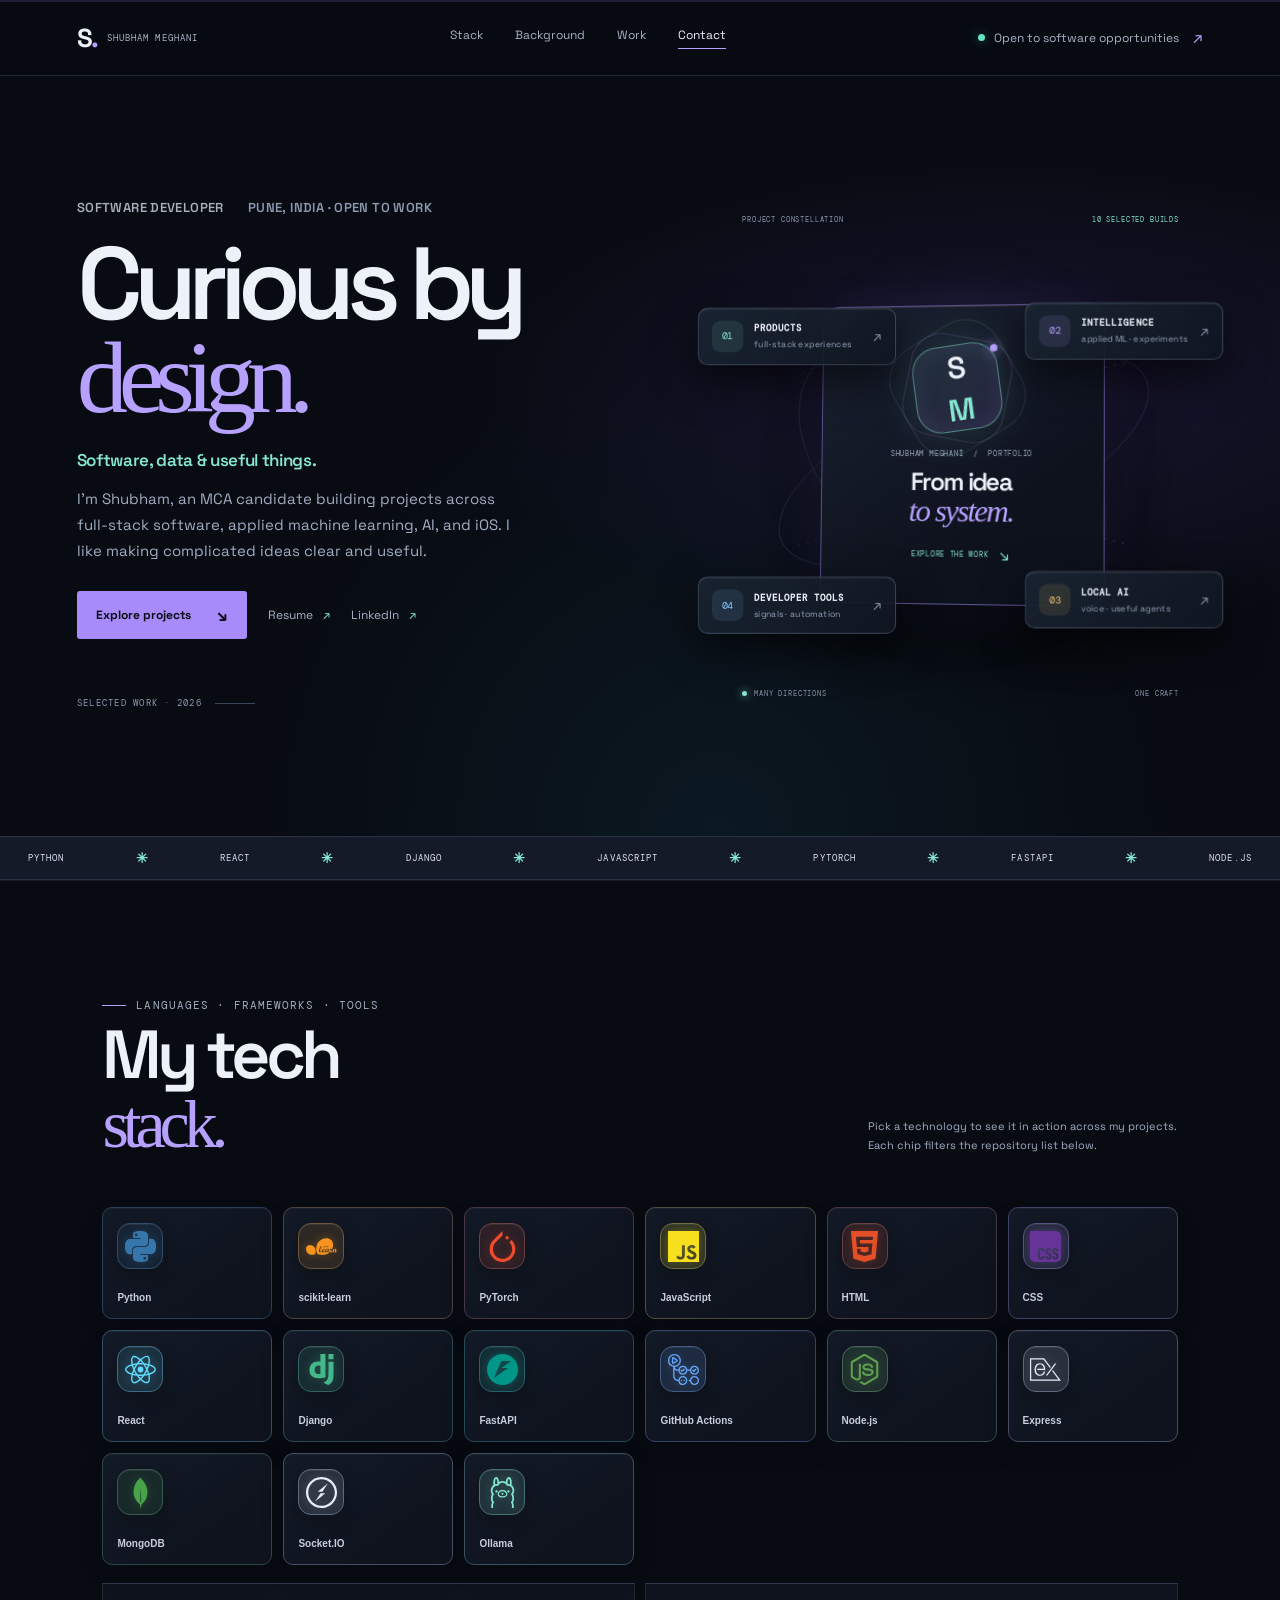
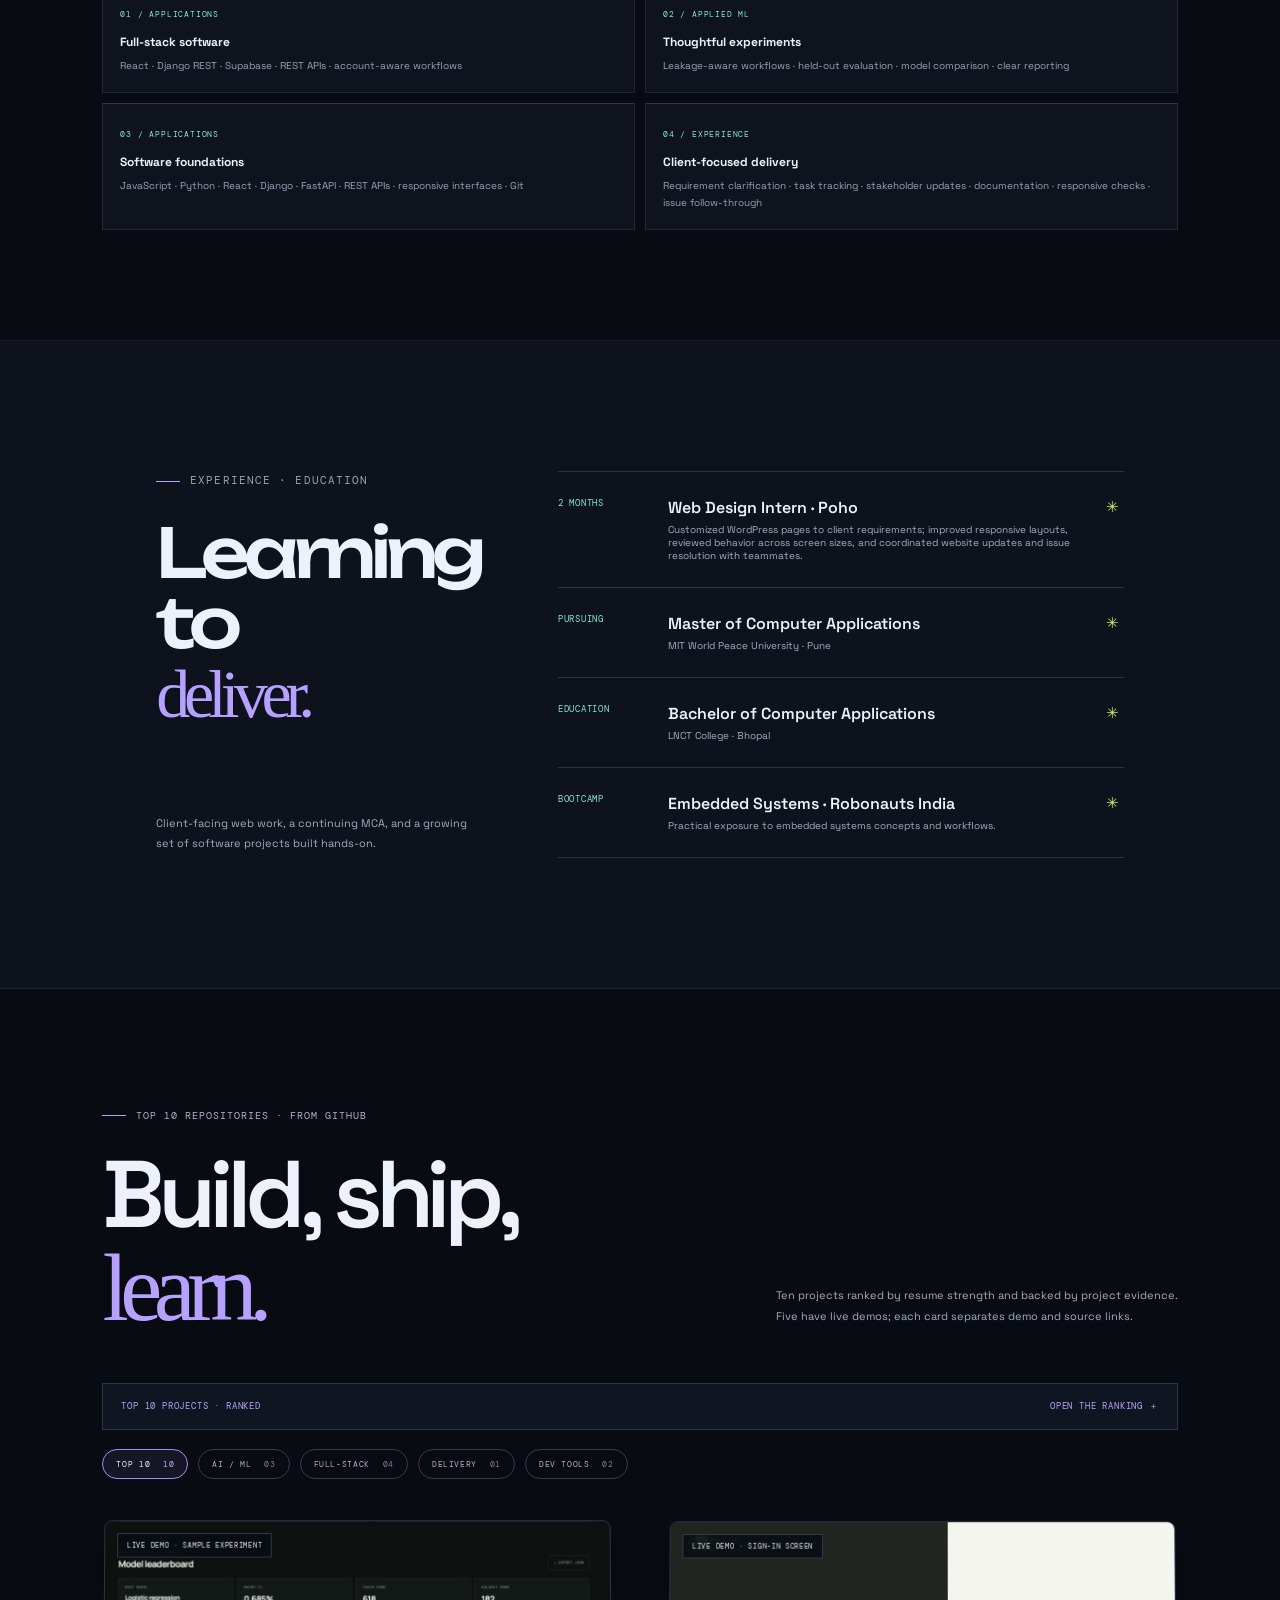
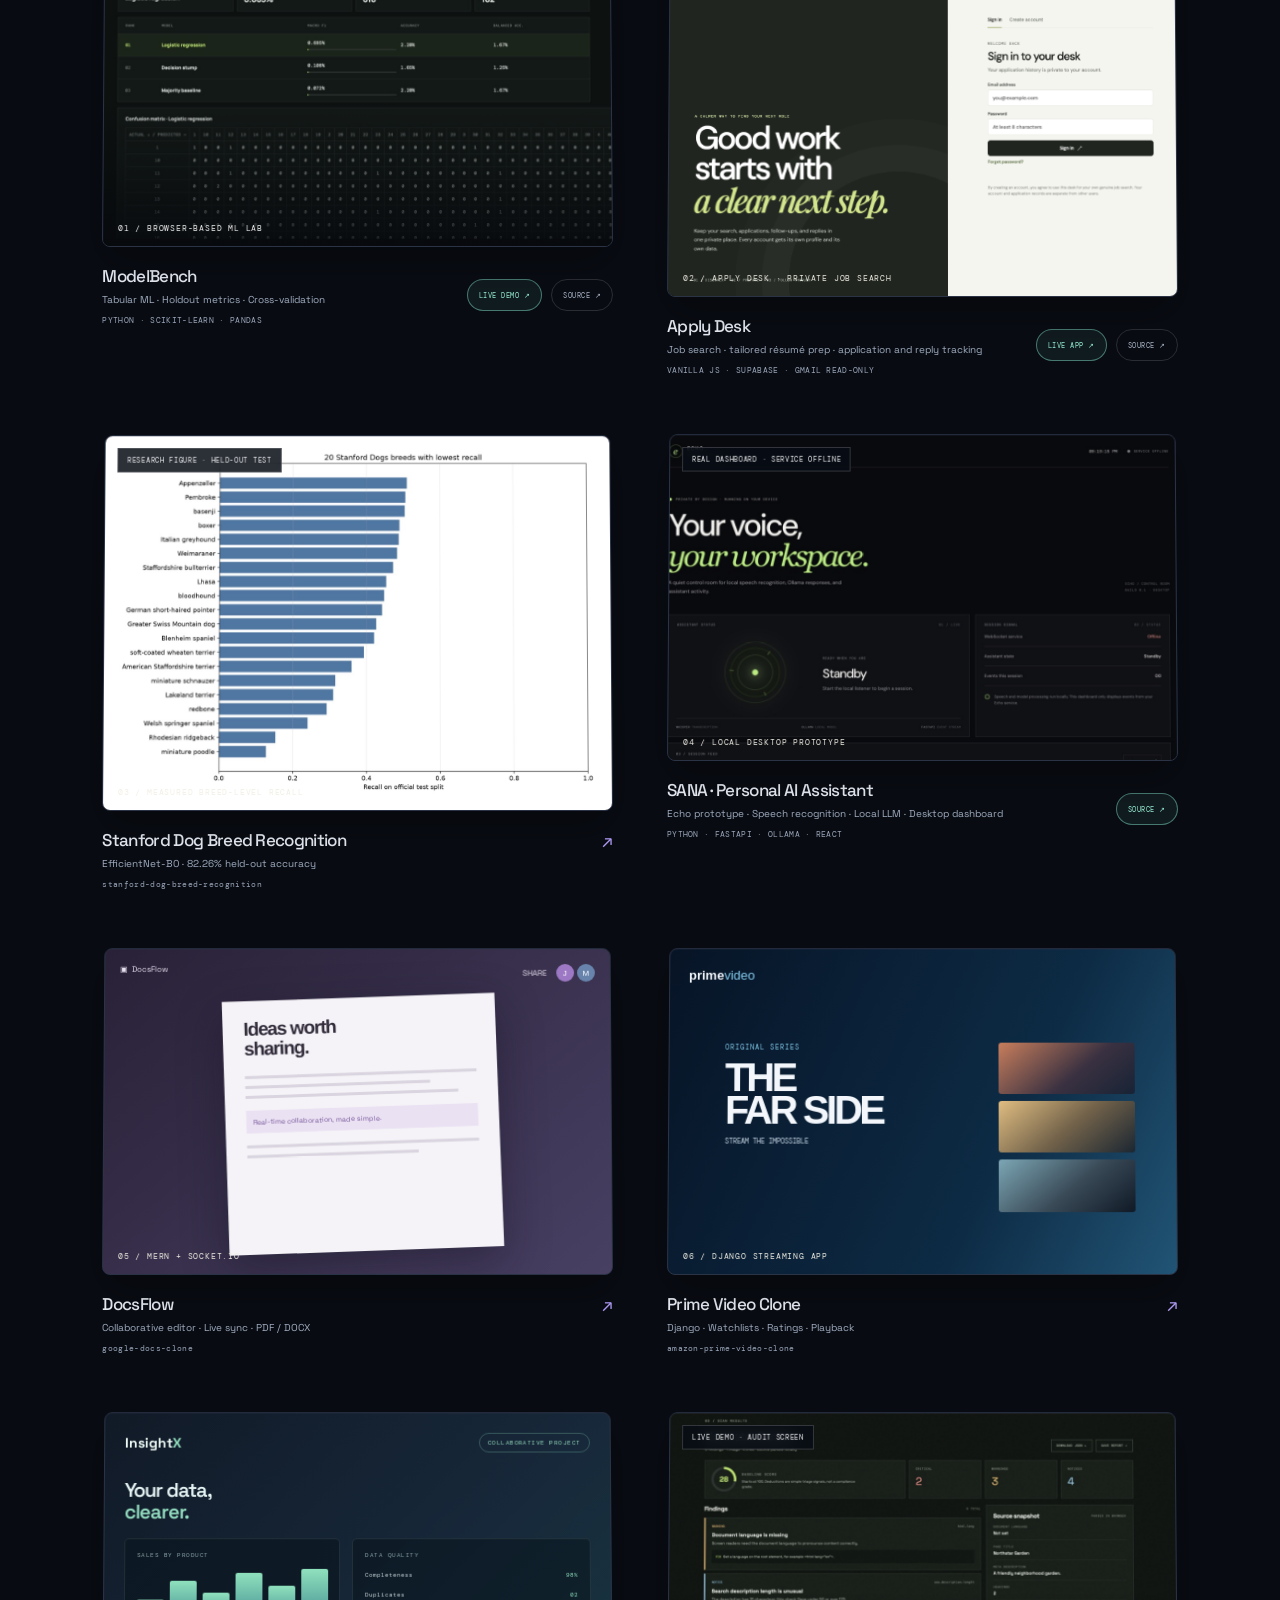
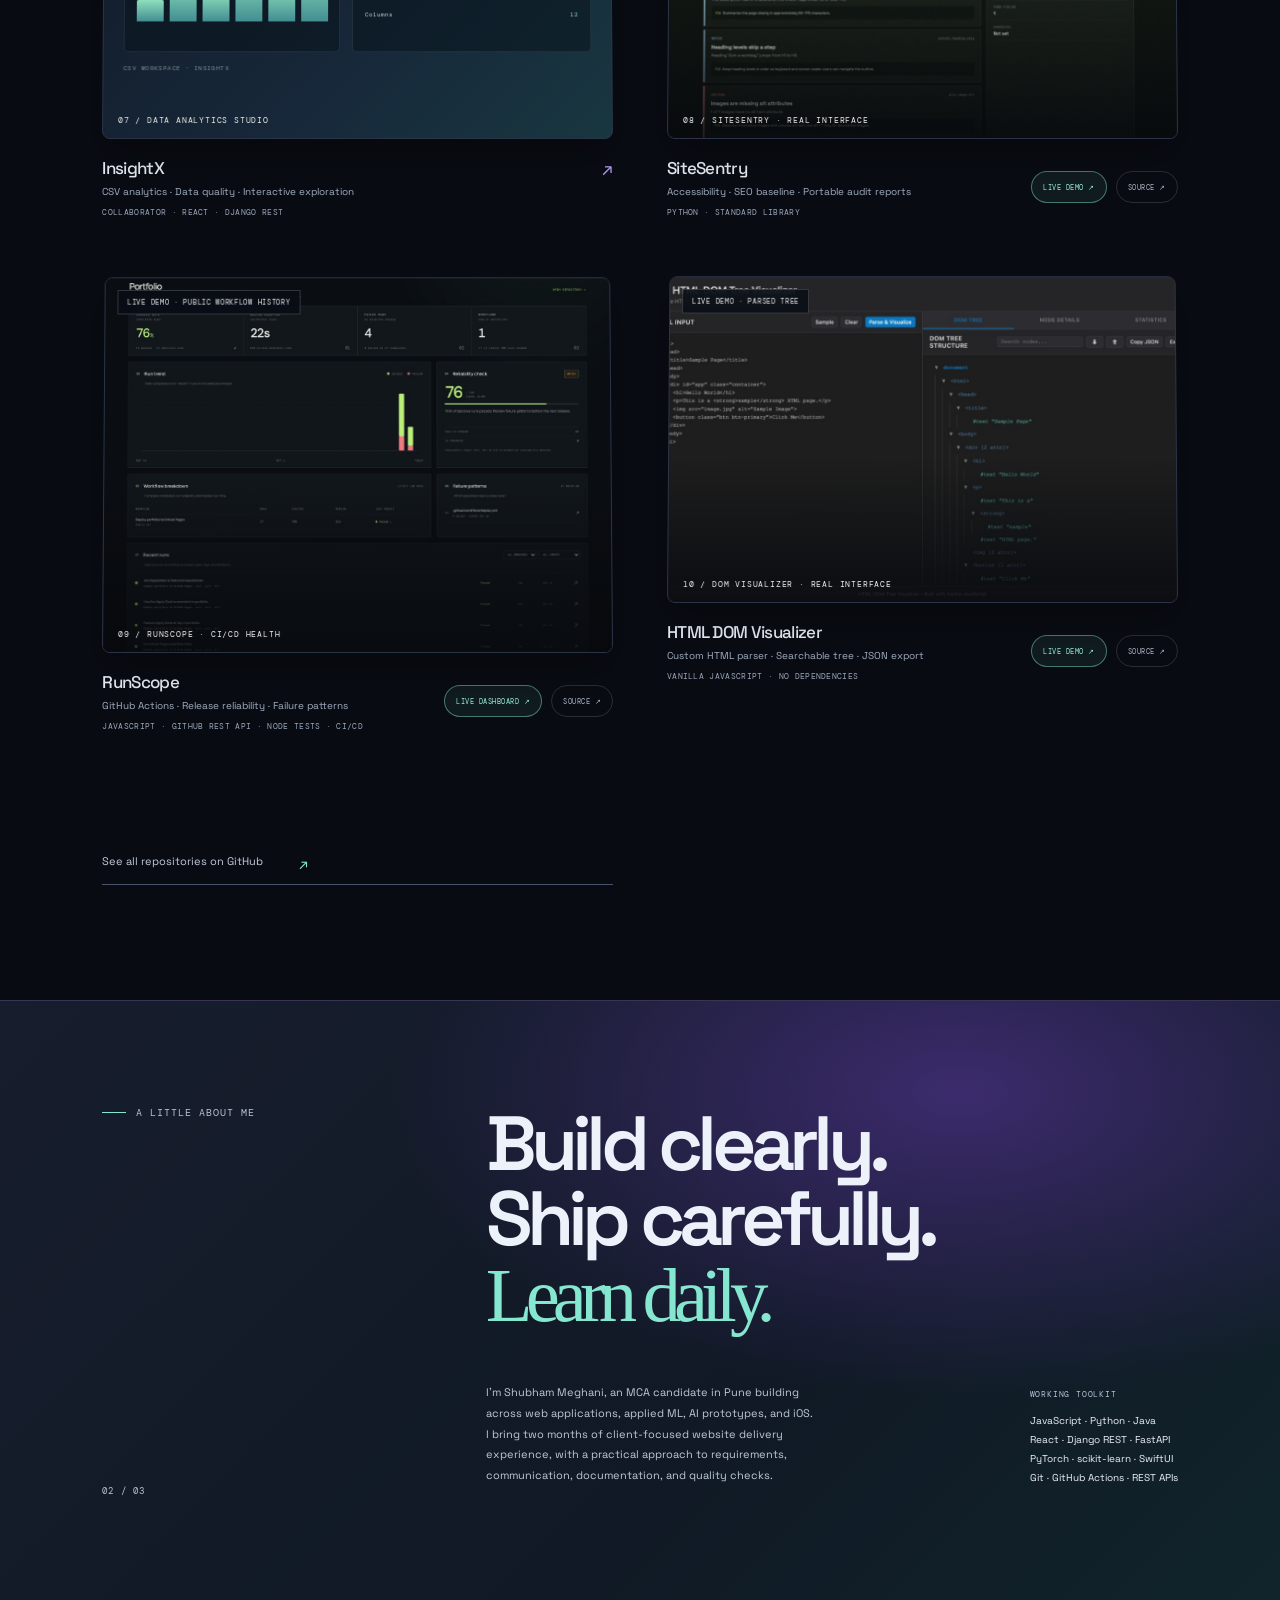
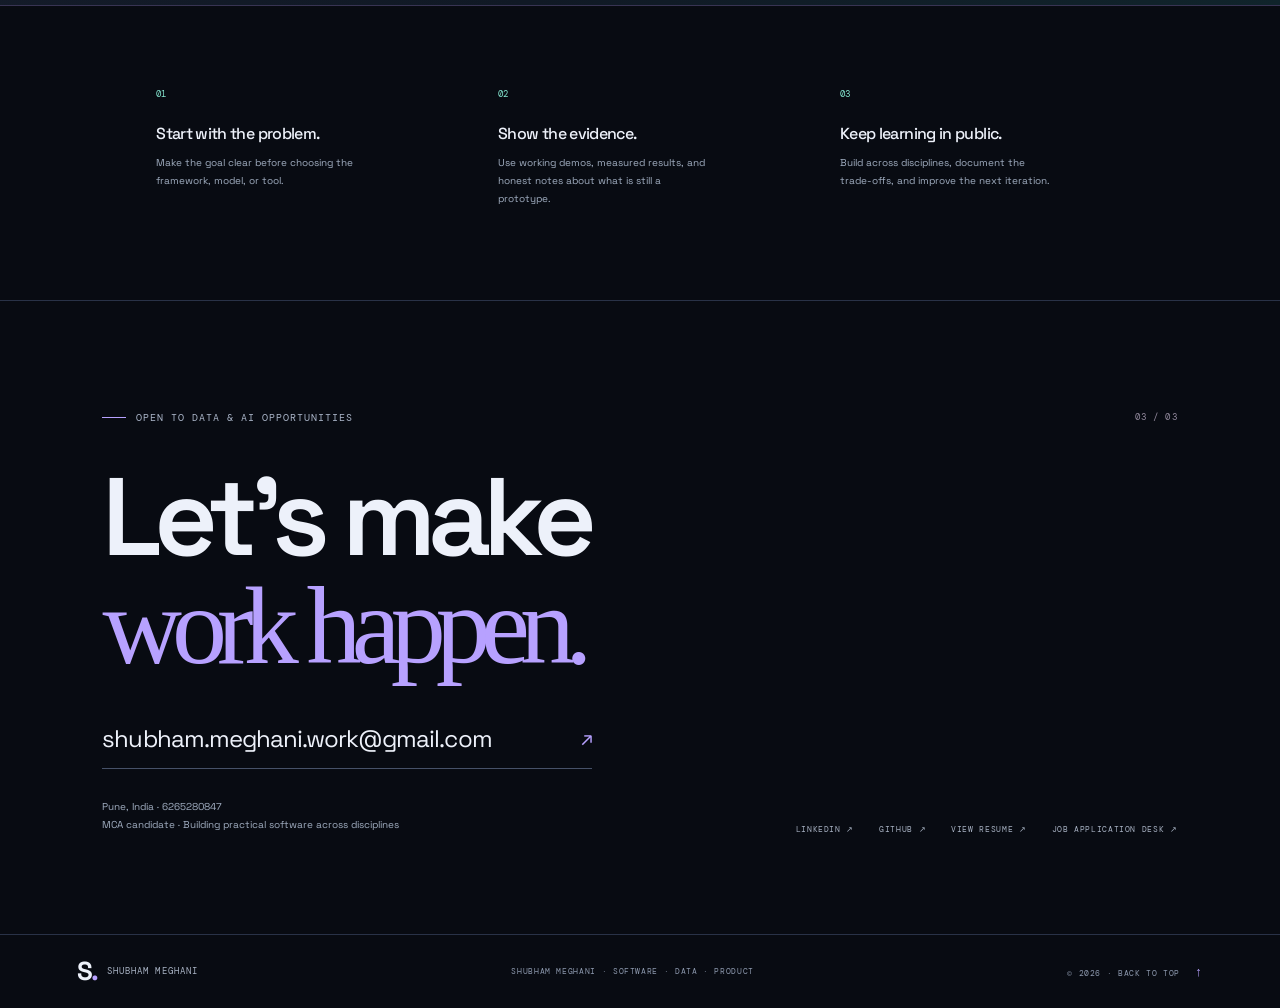
<file: index.html>
<!doctype html>
<html lang="en">
  <head>
    <meta charset="UTF-8" />
    <meta name="viewport" content="width=device-width, initial-scale=1.0" />
    <meta name="theme-color" content="#080b12" />
    <meta name="description" content="Explore Shubham Meghani’s software portfolio across full-stack products, applied machine learning, local AI, iOS, and developer tools." />
    <meta property="og:title" content="Shubham Meghani — Software Projects" />
    <meta property="og:description" content="A dark, animated project constellation spanning full-stack products, applied machine learning, local AI, iOS, and developer tools." />
    <meta property="og:type" content="website" />
    <title>Shubham Meghani — Software Developer</title>
    <link rel="preconnect" href="https://fonts.googleapis.com" />
    <link rel="preconnect" href="https://fonts.gstatic.com" crossorigin />
    <link href="https://fonts.googleapis.com/css2?family=DM+Mono:wght@400;500&family=Space+Grotesk:wght@400;500;600;700&family=Unbounded:wght@400;500;600;700;800&display=swap" rel="stylesheet" />
    <link rel="stylesheet" href="styles.css" />
    <link rel="stylesheet" href="project-captures.css" />
    <style>
      :root { --accentColor: #c2a4ff; }
      .visual-one { background: #211829; }
      .visual-sun { background: radial-gradient(circle at 35% 32%, #e2c9ff, #a87cff 60%, #5f3c81); }
      .visual-horizon { background: linear-gradient(168deg, #76578e, #393048 50%, #19131f); }
      .visual-window { background: #e8e0edee; }
      .visual-two { background: #211829; }
      .shape-a { background: radial-gradient(at 32% 27%, #d0b7ee, #7c6086 42%, #444457 74%); }
      .shape-b { background: radial-gradient(at 43% 30%, #e3b6ff, #9d6eb9 58%, #523a68); }
      .poster-type { color: #f2eafa; }
      .visual-three { background: #211a29; }
      .music-disc { background: repeating-radial-gradient(circle, #17131c 0, #17131c 2px, #383040 3px, #25202c 5px); }
      .disc-inner { background: #28202f; color: #f0e9f8; }
      .music-ui { color: #ddd4e7; }
      .music-ui > span:last-child { color: #aa9ab7; }
      .waveform { filter: hue-rotate(170deg) saturate(.75); }
      .section-note, .project-meta p, .principle p, .contact-bottom p { color: #9991a0; }
      .main-nav a, .availability, .text-link, .socials a { color: #c1bac8; }
      .button-light { background: #eae5ec; color: #15111a; }
      .button-light:hover { background: #c2a4ff; }
      .project-card, .principle, .manifesto-main, .contact h2 { opacity: 0; transform: translateY(22px); transition: opacity .75s ease, transform .75s cubic-bezier(.2,.7,.2,1); }
      .project-card.in-view, .principle.in-view, .manifesto-main.in-view, .contact h2.in-view { opacity: 1; transform: translateY(0); }
      .project-card:nth-child(2) { transition-delay: .12s; }
      .project-card:nth-child(3) { transition-delay: .22s; }
      .scroll-progress { position: fixed; z-index: 70; top: 0; left: 0; width: 100%; height: 2px; pointer-events: none; background: #c2a4ff12; }
      .scroll-progress span { display: block; width: 100%; height: 100%; transform: scaleX(0); transform-origin: left; background: #c2a4ff; }
      .main-nav a.nav-active { color: #eae5ec; }.main-nav a.nav-active:after { content:''; display:block; height:1px; margin-top:5px; background:#c2a4ff; }
      .motion-toggle { border:0; padding:5px 0; background:transparent; color:#aaa0b7; font:8px 'DM Mono',monospace; letter-spacing:.1em; cursor:pointer; }.motion-toggle span { color:#c2a4ff; margin-right:5px; }
      .project-filters { display:flex; gap:10px; flex-wrap:wrap; margin:-27px 0 38px; }
      .filter-button { border:1px solid #ffffff20; border-radius:30px; background:transparent; color:#a69eac; padding:9px 13px; font:8px 'DM Mono',monospace; letter-spacing:.08em; cursor:pointer; transition:all .25s; }
      .filter-button span { color:#776b81; margin-left:7px; }.filter-button:hover,.filter-button.is-active { color:#f1eafa; border-color:#c2a4ff; background:#c2a4ff15; }.filter-button.is-active span { color:#c2a4ff; }
      .project-grid { grid-template-columns:repeat(2,minmax(0,1fr)); gap:60px 5%; }.project-card[hidden] { display:none !important; }.project-card:nth-child(2n) { margin-top:115px; }.project-card:nth-child(3) { margin-top:0; }.project-grid.is-filtered .project-card { margin-top:0; }
      .project-meta small { display:block; margin-top:9px; color:#756d7e; font:8px 'DM Mono',monospace; letter-spacing:.04em; }
      .project-visual { height:330px; }.project-large .project-visual { height:380px; }
      .visual-ml,.visual-todo,.visual-stream,.visual-prime,.visual-docs,.visual-ats { position:relative; overflow:hidden; }
      .visual-ml { background:radial-gradient(ellipse at 68% 45%,#613a8a,#241831 60%,#16101d); padding:19px; color:#eee5f9; }
      .visual-ml:before { content:''; position:absolute; inset:0; opacity:.14; background-image:linear-gradient(#d4b4ff22 1px,transparent 1px),linear-gradient(90deg,#d4b4ff22 1px,transparent 1px); background-size:26px 26px; mask-image:linear-gradient(90deg,transparent,#000); }
      .ml-glow { position:absolute; width:145px; height:145px; right:18%; top:25%; border:1px solid #e2caff3a; border-radius:50%; box-shadow:0 0 0 16px #c2a4ff0a,0 0 0 34px #c2a4ff08,0 0 90px #bb85ff38; animation:ml-pulse 4s ease-in-out infinite alternate; }
      .ml-glow:before,.ml-glow:after { content:''; position:absolute; inset:22px; border:1px solid #e2caff45; border-radius:50%; transform:scaleX(.68); }.ml-glow:after { transform:scaleY(.65); }
      .ml-top,.ml-bottom { position:relative; display:flex; justify-content:space-between; color:#aa9bb9; font:7px 'DM Mono',monospace; letter-spacing:.12em; }.breed-mark { position:absolute; right:22%; top:35%; font:500 42px 'Geist',sans-serif; letter-spacing:-.09em; color:#f2eafa; text-shadow:0 0 25px #c2a4ff6e; }.breed-mark small { display:block; margin-top:-2px; font:7px 'DM Mono',monospace; letter-spacing:.18em; color:#c9b8da; text-align:center; }
      .ml-score { position:absolute; left:7%; bottom:19%; width:43%; display:grid; gap:7px; }.ml-score span { font:7px 'DM Mono',monospace; letter-spacing:.08em; color:#b5a6c4; }.ml-score strong { font:500 28px 'Geist',sans-serif; letter-spacing:-.06em; }.ml-score i { height:2px; background:#ffffff1c; }.ml-score i b { display:block; width:82.26%; height:100%; background:#c2a4ff; box-shadow:0 0 10px #c2a4ff; }.ml-bottom { position:absolute; bottom:17px; left:19px; right:19px; }
      @keyframes ml-pulse { to { transform:scale(1.06); opacity:.7; } }
      .visual-todo { display:grid; place-items:center; background:linear-gradient(145deg,#c7b3ee,#796292); }.app-window { width:76%; min-height:78%; padding:17px 19px; background:#f1eef5; color:#30263b; box-shadow:0 20px 55px #19102055; transform:translateZ(25px); }.app-head { display:flex; justify-content:space-between; font-size:14px; font-weight:700; }.app-head b span { color:#8a67b1; }.app-head i { font-style:normal; color:#8a67b1; }.task-progress { display:flex; justify-content:space-between; margin:24px 0 12px; color:#81758d; font:7px 'DM Mono',monospace; }.task-row { display:flex; align-items:center; gap:9px; padding:8px 0; border-top:1px solid #e4dfea; font-size:9px; }.task-row i { width:12px; height:12px; border:1px solid #b9aabe; border-radius:50%; color:#fff; font:8px/11px sans-serif; text-align:center; }.task-row.checked i { background:#8a67b1; border-color:#8a67b1; }.task-row.checked span { color:#9b93a2; text-decoration:line-through; }.app-foot { margin-top:15px; color:#8f8299; font:6px 'DM Mono',monospace; letter-spacing:.06em; }
      .visual-stream { background:linear-gradient(145deg,#10131f,#24203a); padding:19px; color:#f4efff; }.stream-head { display:flex; justify-content:space-between; font:7px 'DM Mono',monospace; color:#bcb2d1; letter-spacing:.08em; }.stream-head span:first-child { font:700 12px 'Geist',sans-serif; letter-spacing:.02em; color:white; }.stream-title { position:relative; z-index:1; margin:42px 0 25px; font-size:32px; font-weight:600; line-height:.95; letter-spacing:-.08em; }.stream-title em { color:#c2a4ff; font:italic 34px Georgia,serif; }.poster-row { display:flex; gap:8px; position:absolute; bottom:32px; left:19px; right:19px; height:42%; }.poster-row i { flex:1; display:grid; place-items:center; text-align:center; color:#f4eafd; font:7px 'DM Mono',monospace; letter-spacing:.08em; font-style:normal; background:linear-gradient(160deg,#9477b9,#31273d 60%,#13121b); box-shadow:0 6px 20px #07050b80; transform:translateY(var(--poster-y,0)); transition:transform .3s; }.poster-row i:nth-child(2){background:linear-gradient(160deg,#d09c7b,#553847 65%,#1c1822);--poster-y:10px}.poster-row i:nth-child(3){background:linear-gradient(160deg,#5e91a5,#24374c 65%,#141824);--poster-y:-3px}.poster-row i:nth-child(4){background:linear-gradient(160deg,#b9ad76,#494232 65%,#16151a);--poster-y:8px}.project-card:hover .poster-row i { transform:translateY(-7px); }
      .visual-prime { background:linear-gradient(115deg,#071426,#0d2b45 65%,#215475); padding:19px; color:#f3f7fc; }.prime-brand { position:relative; z-index:1; font:700 13px 'Geist',sans-serif; }.prime-brand span { color:#85cdf0; font-weight:400; }.prime-feature { position:absolute; top:29%; left:11%; display:grid; gap:10px; }.prime-feature span { color:#81c8e8; font:7px 'DM Mono',monospace; letter-spacing:.14em; }.prime-feature strong { font:700 40px/.82 'Geist',sans-serif; letter-spacing:-.08em; }.prime-feature i { font:7px 'DM Mono',monospace; font-style:normal; color:#c5d5e4; }.prime-row { position:absolute; right:8%; top:29%; display:grid; gap:7px; width:27%; height:52%; }.prime-row i { border-radius:3px; background:linear-gradient(140deg,#c87e5c,#3a3141 58%,#172335); }.prime-row i:nth-child(2){background:linear-gradient(140deg,#e0bd81,#72624a 52%,#1b2631)}.prime-row i:nth-child(3){background:linear-gradient(140deg,#7ca6b4,#394956 55%,#101926)}
      .visual-docs { background:linear-gradient(140deg,#292137,#484063); padding:15px; }.docs-top { position:relative; z-index:2; display:flex; justify-content:space-between; color:#e8e1f0; font-size:8px; }.docs-top b { display:inline-grid; place-items:center; margin-left:3px; width:18px; height:18px; border-radius:50%; color:#fff; background:#9d78c4; font:8px 'Geist',sans-serif; }.docs-top b:last-child { background:#6884ad; }.doc-page { background:#f5f3f7; color:#312b3a; width:54%; height:78%; position:absolute; left:24%; top:15%; padding:19px 21px; box-shadow:0 15px 45px #130e1e66; transform:rotate(-2deg); transition:transform .35s; }.project-card:hover .doc-page { transform:rotate(0deg) translateY(-5px); }.doc-title { font:600 19px/1.05 'Geist',sans-serif; letter-spacing:-.06em; margin-bottom:17px; }.doc-page>i { display:block; width:100%; height:3px; background:#d9d4df; margin:7px 0; }.doc-page>i:nth-of-type(2){width:80%}.doc-page>i:nth-of-type(3){width:92%}.doc-page>i:nth-of-type(5){width:74%}.doc-highlight { margin:12px 0; padding:7px; color:#78579a; background:#eae1f3; font-size:7px; }
      .visual-insightx { background:linear-gradient(135deg,#111a27,#17283a 60%,#183740); padding:20px; color:#e6f5f4; }.ix-top { display:flex; justify-content:space-between; align-items:center; color:#c8dbdb; font:8px 'DM Mono',monospace; }.ix-brand { color:#eefcf6; font:700 14px 'Space Grotesk',sans-serif; }.ix-brand b { color:#91e0be; }.ix-badge { padding:5px 8px; border:1px solid #8de0bc45; border-radius:20px; color:#9be2c2; font:6px 'DM Mono',monospace; letter-spacing:.08em; }.ix-title { margin:28px 0 16px; font:600 20px/1.08 'Space Grotesk',sans-serif; letter-spacing:-.05em; }.ix-title span { color:#93dec0; }.ix-workspace { display:grid; grid-template-columns:1fr 1.1fr; gap:12px; }.ix-chart,.ix-table { min-height:115px; padding:12px; border:1px solid #d1f6eb18; border-radius:5px; background:#09131b88; }.ix-chart>span,.ix-table>span { display:block; color:#90a8ad; font:6px 'DM Mono',monospace; letter-spacing:.08em; }.ix-bars { height:63px; display:flex; align-items:end; gap:6px; padding-top:10px; }.ix-bars i { flex:1; background:linear-gradient(#8fe1bd,#438e92); border-radius:2px 2px 0 0; }.ix-bars i:nth-child(1){height:42%}.ix-bars i:nth-child(2){height:78%}.ix-bars i:nth-child(3){height:55%}.ix-bars i:nth-child(4){height:92%}.ix-bars i:nth-child(5){height:68%}.ix-bars i:nth-child(6){height:100%}.ix-row { display:flex; justify-content:space-between; gap:5px; margin-top:12px; color:#cad9dc; font:6px 'DM Mono',monospace; }.ix-row b { color:#91e0be; font-weight:400; }.ix-foot { margin-top:12px; color:#82999e; font:6px 'DM Mono',monospace; letter-spacing:.07em; }
      .visual-radar { position:relative; overflow:hidden; padding:20px; color:#e7f1e2; background:radial-gradient(ellipse at 70% 45%,#324c2a,#131b16 70%); }.rr-top { display:flex; justify-content:space-between; color:#c8ef91; font:8px 'DM Mono',monospace; letter-spacing:.08em; }.rr-network { position:absolute; inset:49px 9% 18%; border:1px solid #c2ef662b; border-radius:50%; transform:rotate(-24deg) scaleY(.48); }.rr-node { position:absolute; display:grid; place-items:center; width:33px;height:33px;border-radius:50%;background:#c2ef66;color:#16200f;font:7px 'DM Mono',monospace;box-shadow:0 0 20px #c2ef6645; }.rr-node:nth-of-type(1){left:18%;top:27%}.rr-node:nth-of-type(2){left:47%;top:19%;background:#7cced6}.rr-node:nth-of-type(3){right:16%;top:34%;background:#ec9a68}.rr-node:nth-of-type(4){left:34%;bottom:20%;background:#c596d5}.rr-core { position:absolute;left:50%;top:51%;transform:translate(-50%,-50%);display:grid;place-items:center;width:65px;height:65px;border:1px solid #c2ef6680;border-radius:50%;color:#c2ef66;font:15px 'DM Mono',monospace;background:#101411cc; }.rr-bars { position:absolute;bottom:24px;left:20px;right:20px;display:flex;gap:5px;height:3px; }.rr-bars i { flex:1;background:#c2ef66;opacity:.8; }.rr-meta { position:absolute;right:20px;bottom:35px;color:#9cac91;font:6px 'DM Mono',monospace;letter-spacing:.08em; }
      .visual-sentry { padding:18px;background:linear-gradient(145deg,#171f19,#263328);color:#e7ede3; }.ss-head { display:flex;justify-content:space-between;color:#c2ef66;font:8px 'DM Mono',monospace;letter-spacing:.1em; }.ss-url { margin:27px 0 18px;padding:10px 12px;border:1px solid #ffffff1b;background:#101611;color:#afbdac;font:8px 'DM Mono',monospace; }.ss-score { display:flex;align-items:center;gap:10px;margin-bottom:15px; }.ss-ring { display:grid;place-items:center;width:46px;height:46px;border:3px solid #e4aa60;border-radius:50%;color:#f1c078;font:13px 'DM Mono',monospace; }.ss-score span { color:#c9d3c3;font-size:10px; }.ss-score small { display:block;margin-top:3px;color:#849280;font:6px 'DM Mono',monospace; }.ss-finding { display:flex;align-items:center;gap:8px;margin:7px 0;padding:8px 9px;background:#101611;color:#c5d0c0;font:7px 'DM Mono',monospace; }.ss-finding b { width:6px;height:6px;border-radius:50%;background:#f18b7f; }.ss-finding.warning b { background:#f0bd68; }.ss-finding span { margin-left:auto;color:#889683; }
      .visual-modelbench { padding:19px;background:radial-gradient(ellipse at 75% 15%,#283c2b,#131915 63%);color:#e7eee3; }.mb-head { display:flex;justify-content:space-between;align-items:center;color:#c2ef66;font:8px 'DM Mono',monospace;letter-spacing:.08em; }.mb-title { margin:28px 0 18px;font:600 19px/1.08 'Space Grotesk',sans-serif;letter-spacing:-.05em; }.mb-title em {color:#c2ef66;font:italic 22px Georgia,serif;}.mb-table { width:100%;border-collapse:collapse;font:7px 'DM Mono',monospace; }.mb-table th,.mb-table td {padding:9px 6px;text-align:left;border-bottom:1px solid #ffffff16;}.mb-table th {color:#899785;font-size:6px;letter-spacing:.07em;}.mb-table tr:first-child td {color:#c2ef66;}.mb-score {display:flex;align-items:center;gap:6px;}.mb-score i {width:35px;height:3px;background:#c2ef66;}.mb-note {margin-top:12px;color:#8b9885;font:6px 'DM Mono',monospace;letter-spacing:.06em;}
      .visual-ats { background:linear-gradient(130deg,#17131e,#2e233b); display:flex; color:#e8e1ef; }.ats-sidebar { width:25%; display:flex; flex-direction:column; gap:17px; padding:17px 10px; background:#15111b99; color:#9588a3; font:6px 'DM Mono',monospace; }.ats-sidebar b { font:700 18px 'Geist',sans-serif; color:#c2a4ff; margin-bottom:12px; }.ats-main { flex:1; display:flex; align-items:center; flex-direction:column; padding:23px 10px 8px; }.ats-main>span { color:#a89bb5; font:6px 'DM Mono',monospace; letter-spacing:.07em; }.ats-ring { width:111px; height:111px; border-radius:50%; margin:16px 0 10px; display:grid; place-items:center; background:radial-gradient(closest-side,#211a2b 80%,transparent 82%),conic-gradient(#c2a4ff 0 92%,#ffffff20 92% 100%); box-shadow:0 0 35px #a978dd25; }.ats-ring b { font:500 27px 'Geist',sans-serif; letter-spacing:-.07em; }.ats-ring small { font-size:12px; color:#c2a4ff; }.ats-main>strong { font-size:10px; }.ats-main>i { margin-top:3px; color:#a89bb5; font-size:7px; font-style:normal; }.ats-tags { display:flex; gap:5px; margin-top:13px; }.ats-tags b { padding:4px 6px; border:1px solid #c2a4ff35; border-radius:8px; color:#cfb8ed; font:6px 'DM Mono',monospace; }
      @media(max-width:560px) { .project-grid { display:block; }.project-card:nth-child(2n),.project-card:nth-child(3) { margin:0 0 43px; }.project-filters { gap:6px; margin-top:-12px; }.filter-button { padding:8px 10px; }.project-visual,.project-large .project-visual { height:310px; } }
      :root { --bg:#080c14; --fg:#f3f3f5; --muted:#a0a4b0; --line:#272d3a; --sans:'Space Grotesk',sans-serif; --acid:#c8f46b; --accentColor:#c8f46b; }
      body { background-color:#080c14; background-image:radial-gradient(1px 1px at 10% 12%,#ffffff55 45%,transparent 65%),radial-gradient(1px 1px at 75% 17%,#ffffff55 45%,transparent 65%),radial-gradient(1px 1px at 43% 68%,#ffffff44 45%,transparent 65%),radial-gradient(1px 1px at 91% 83%,#ffffff55 45%,transparent 65%); background-size:240px 240px,320px 320px,280px 280px,360px 360px; }
      .site-header { position:sticky; top:0; backdrop-filter:blur(20px); background:#080c14c9; border-bottom:1px solid #ffffff12; }
      .main-nav a,.availability,.text-link,.socials a { color:#b7bac3; }.status-dot { background:#c8f46b; box-shadow:0 0 12px #c8f46b88; }
      .hero { height:calc(100svh - 82px); min-height:690px; max-height:950px; background:radial-gradient(ellipse at 77% 53%,#142442a6,transparent 43%); }
      .hero-copy { width:48%; }.hero h1 { font:700 clamp(64px,9vw,132px)/.98 'Unbounded',sans-serif; letter-spacing:-.085em; text-transform:none; margin:0 0 17px; }
      .hero .eyebrow { font:600 13px 'Space Grotesk',sans-serif; letter-spacing:.03em; text-transform:none; color:#a9aebb; margin-bottom:21px; }.hero .eyebrow-line { display:none; }
      .hero-role { color:#c8f46b; font-size:15px; font-weight:600; margin:0 0 18px; }.hero-intro { font-size:13px; max-width:370px; color:#aeb2bd; }
      .hero-art { width:min(64vw,850px); height:min(62vw,720px); right:0; background:radial-gradient(ellipse at center,#26365747 0,transparent 64%); cursor:grab; }.hero-art:active { cursor:grabbing; }.hero-art canvas { filter:drop-shadow(0 25px 70px #000a); }
      .art-caption { color:#8e97a9; }.art-caption-top { left:4%;right:5%;top:7%; }.art-caption-bottom { left:5%;right:8%;bottom:8%; }.art-cross { color:#c8f46b; }
      .art-orbit { border-color:#d5e4ff14; }.orbit-two { border-color:#d5e4ff0c; }
      .motion-toggle { color:#c9cfdb; }.motion-toggle span { color:#c8f46b; }
      .hero-index { display:none; }.hero-footnote { top:auto; bottom:5%; }
      .keyboard-toast { position:absolute; left:50%; bottom:16%; z-index:3; transform:translate(-50%,12px); opacity:0; padding:8px 12px; border:1px solid #ffffff25; border-radius:30px; background:#080c14cc; backdrop-filter:blur(8px); color:#e4e8f0; font:8px 'DM Mono',monospace; letter-spacing:.08em; pointer-events:none; transition:opacity .2s,transform .2s; white-space:nowrap; }.hero-art.key-active .keyboard-toast { opacity:1; transform:translate(-50%,0); }
      .ticker { background:#c8f46b; color:#10150a; transform:none; }.ticker-track { animation-duration:34s; }
      .section-heading h2,.manifesto h2,.contact h2 { font-family:'Unbounded',sans-serif; font-weight:500; }.serif-word { font-family:'Unbounded',sans-serif; font-style:normal; letter-spacing:-.09em; color:#c8f46b; }
      .section-heading .eyebrow,.manifesto .eyebrow,.contact .eyebrow { color:#a9aebb; }.eyebrow-line { background:#c8f46b; }
      .work { padding-top:130px; }.project-filters { margin-top:-10px; }.filter-button { border-color:#ffffff26; }.filter-button:hover,.filter-button.is-active { border-color:#c8f46b; background:#c8f46b12; }.filter-button.is-active span { color:#c8f46b; }
      .manifesto { background:linear-gradient(120deg,#111a2a,#121722); border-color:#ffffff10; }.manifesto h2 .serif-word { color:#c8f46b; }
      .contact h2 .serif-word { color:#c8f46b; }.contact-link span,.all-work span { color:#c8f46b; }.principle>span { color:#c8f46b; }
      .scroll-progress span { background:#c8f46b; }
      .stack-section { padding-top:125px; padding-bottom:130px; position:relative; overflow:hidden; border-top:1px solid #ffffff10; border-bottom:1px solid #ffffff10; }
      .stack-heading { display:flex; align-items:flex-end; justify-content:space-between; gap:30px; margin-bottom:48px; }.stack-heading h2,.journey-heading h2 { margin:0; font:500 clamp(38px,5.4vw,68px)/1.02 'Unbounded',sans-serif; letter-spacing:-.08em; }.stack-heading p,.journey-heading p { color:#9ba1ae; font-size:11px; line-height:1.8; margin:0 0 5px; }
      .stack-grid { display:grid; grid-template-columns:repeat(6,minmax(0,1fr)); gap:11px; }
      .stack-card { min-height:108px; padding:15px 14px; display:flex; align-items:flex-start; justify-content:space-between; flex-direction:column; background:#111723aa; border:1px solid #ffffff16; border-radius:4px; color:#dde0e7; text-align:left; cursor:pointer; transition:transform .25s,border .25s,background .25s; }.stack-card:hover { transform:translateY(-5px); border-color:#c8f46b8a; background:#19231b; }.stack-card[aria-pressed=true] { border-color:#c8f46b; background:#c8f46b12; transform:translateY(-3px); }
      .stack-glyph { width:28px;height:28px;display:grid;place-items:center;color:var(--skill-color,#c8f46b); }.stack-glyph img { width:25px;height:25px;object-fit:contain;filter:drop-shadow(0 2px 7px color-mix(in srgb,var(--skill-color) 28%,transparent));transition:transform .25s; }.stack-card:hover .stack-glyph img { transform:rotate(-8deg) scale(1.1); }.stack-card span:last-child { font-size:10px; font-weight:600; }
      .hero-art:focus-visible { outline:1px solid #c8f46b;outline-offset:5px;border-radius:50%; }
      .journey { padding:130px 12.2%; display:grid; grid-template-columns:.9fr 1.7fr; gap:8%; border-bottom:1px solid #ffffff12; background:linear-gradient(180deg,#0b101a,#080c14); }.journey-heading { display:flex; flex-direction:column; justify-content:space-between; }.journey-heading .eyebrow { margin-bottom:27px; }.journey-list { border-top:1px solid #ffffff22; }.journey-item { padding:25px 0; display:grid; grid-template-columns:90px 1fr 18px; gap:20px; align-items:start; border-bottom:1px solid #ffffff18; color:#f3f3f5; text-decoration:none; transition:padding .3s,color .3s; }.journey-item:hover { padding-left:10px; color:#c8f46b; }.journey-date { color:#8993a4; font:9px 'DM Mono',monospace; letter-spacing:.08em; }.journey-name { font-size:16px; font-weight:600; }.journey-desc { display:block; color:#9ba1ae; margin-top:5px; font-size:10px; }.journey-arrow { transition:transform .2s; }.journey-item:hover .journey-arrow { transform:translate(3px,-3px); }
      .main-nav a.nav-active { color:#c8f46b; }.main-nav a.nav-active:after { background:#c8f46b; }
      .availability:hover,.main-nav a:hover,.socials a:hover { color:#c8f46b; }.button-light:hover { background:#c8f46b; }
      body.light-theme { background-color:#f2f0e9; color:#11151d; --bg:#f2f0e9; --fg:#11151d; --line:#cbc9c1; background-image:radial-gradient(1px 1px at 10% 12%,#0b102033 45%,transparent 65%),radial-gradient(1px 1px at 75% 17%,#0b102033 45%,transparent 65%),radial-gradient(1px 1px at 43% 68%,#0b102022 45%,transparent 65%); }
      body.light-theme .site-header { background:#f2f0e9d9; border-color:#11151d18; }.light-theme .main-nav a,.light-theme .availability,.light-theme .hero-intro,.light-theme .text-link,.light-theme .hero .eyebrow,.light-theme .section-note,.light-theme .project-meta p,.light-theme .journey-heading p { color:#555b65; }
      .light-theme .hero { background:radial-gradient(ellipse at 77% 53%,#b7c9e969,transparent 45%); }.light-theme .stack-card { background:#fffaf0b8; color:#171a21; border-color:#11151d18; }.light-theme .stack-card:hover,.light-theme .stack-card[aria-pressed=true] { background:#e5e9d9; }
      .light-theme .journey { background:linear-gradient(180deg,#e8e6de,#f2f0e9); border-color:#11151d20; }.light-theme .journey-list,.light-theme .journey-item { border-color:#11151d25; }.light-theme .journey-item { color:#11151d; }.light-theme .journey-desc,.light-theme .journey-date { color:#646a73; }
      .light-theme .manifesto { background:#e6e4dc; color:#11151d; border-color:#c6c3b9; }.light-theme .manifesto-bottom>p,.light-theme .skills p { color:#454b54; }.light-theme .principles { border-color:#d2cfc6; }.light-theme .principle p,.light-theme .contact-bottom p { color:#60656d; }.light-theme .site-footer { border-color:#c9c6be; }.light-theme .site-footer>span { color:#666b73; }
      .theme-toggle { border:1px solid #ffffff2c; border-radius:50%; background:transparent; color:#c8f46b; width:34px; height:34px; font-size:16px; cursor:pointer; transition:transform .3s,background .3s; }.theme-toggle:hover { transform:rotate(18deg); background:#ffffff12; }
      @media(max-width:900px) { .stack-grid { grid-template-columns:repeat(4,minmax(0,1fr)); }.journey { padding:100px 7%; grid-template-columns:.8fr 1.4fr; }.hero-copy { width:52%; }.hero-art { width:65vw; right:-3%; } }
      @media(max-width:560px) { .site-header { height:64px; }.main-nav { gap:12px; }.main-nav a { font-size:9px; }.theme-toggle { width:28px;height:28px; }.hero { min-height:750px; padding-top:138px; }.hero-copy { width:100%; }.hero h1 { font-size:clamp(55px,14vw,82px); }.hero-role { font-size:13px; }.hero-art { width:120vw;height:112vw;right:-24%;bottom:0;top:auto;opacity:.93; }.art-caption-top { top:3%; }.art-caption-bottom { bottom:4%; }.keyboard-toast { bottom:11%; }.stack-section { padding-top:85px;padding-bottom:90px; }.stack-heading { display:block;margin-bottom:28px; }.stack-heading p { margin-top:15px; }.stack-grid { grid-template-columns:repeat(3,minmax(0,1fr));gap:8px; }.stack-card { min-height:84px;padding:11px; }.stack-glyph { font-size:13px; }.stack-card span:last-child { font-size:9px; }.journey { display:block;padding:90px 7%; }.journey-heading { gap:28px;margin-bottom:35px; }.journey-item { grid-template-columns:65px 1fr 16px;gap:10px;padding:19px 0; }.journey-name { font-size:13px; }.journey-desc { font-size:9px; }.section-heading h2 { font-size:clamp(42px,12vw,60px); } }
      @media (prefers-reduced-motion: reduce) {
        .ticker-track, .music-disc { animation: none !important; }
        .project-card, .principle, .manifesto-main, .contact h2 { opacity: 1; transform: none; transition: none; }
      }
      .intro-screen { position: fixed; z-index: 40; inset: 0; background: #0b080c; color: #eae5ec; display: grid; grid-template-rows: auto 1fr auto; padding: 34px 7.1%; clip-path: circle(150% at 50% 50%); transition: clip-path 1.15s cubic-bezier(.76,0,.18,1), opacity .6s .55s; }
      .intro-screen.intro-out { clip-path: circle(0 at 50% 52%); opacity: .92; pointer-events: none; }
      .intro-top, .intro-bottom { display: flex; align-items: center; justify-content: space-between; color: #938a9d; font: 9px 'DM Mono',monospace; letter-spacing: .11em; }
      .intro-brand { color: #eee8f4; text-decoration: none; font: 700 12px 'Geist',sans-serif; letter-spacing: .14em; }
      .intro-brand span { color: #c2a4ff; margin-left: 4px; }
      .intro-center { align-self: center; justify-self: center; display: flex; align-items: center; flex-direction: column; }
      .intro-kicker { font: 9px 'DM Mono',monospace; letter-spacing: .15em; color: #a89bb5; }
      .loader-orbit { width: 150px; height: 150px; border: 1px solid #c2a4ff28; border-radius: 50%; position: relative; display: grid; place-items: center; margin: 27px 0 23px; animation: loader-turn 14s linear infinite; }
      .loader-orbit:before, .loader-orbit:after { content: ''; position: absolute; inset: 12px; border: 1px solid #c2a4ff38; border-radius: 50%; transform: rotateX(68deg) rotateZ(25deg); }
      .loader-orbit:after { transform: rotateY(68deg) rotateZ(-25deg); border-color: #e8dcff35; }
      .loader-orbit i { position: absolute; width: 5px; height: 5px; border-radius: 50%; background: #c2a4ff; box-shadow: 0 0 16px 4px #9c70d677; }
      .loader-orbit i:nth-child(1) { top: 12px; left: 46px; }.loader-orbit i:nth-child(2) { right: 8px; bottom: 49px; width: 3px; height: 3px; }.loader-orbit i:nth-child(3) { left: 17px; bottom: 27px; width: 3px; height: 3px; }
      .loader-orbit b { font: 500 26px 'Geist',sans-serif; letter-spacing: -.1em; color: #eae5ec; animation: loader-counter 14s linear infinite reverse; }
      .intro-progress { color: #817788; font: 8px 'DM Mono',monospace; letter-spacing: .14em; margin: 0 0 20px; }.intro-progress span { color: #d8c4fa; padding-left: 7px; }
      .enter-button { border: 1px solid #c2a4ff65; border-radius: 30px; padding: 14px 22px; color: #eae5ec; background: #c2a4ff0c; font: 9px 'DM Mono',monospace; letter-spacing: .11em; cursor: pointer; transition: background .3s, border .3s, transform .3s; }
      .enter-button:hover { background: #c2a4ff23; border-color: #c2a4ff; transform: translateY(-2px); }.enter-button span { color: #c2a4ff; margin-left: 19px; font-size: 14px; }
      @keyframes loader-turn { to { transform: rotate(360deg); } } @keyframes loader-counter { to { transform: rotate(360deg); } }
      .custom-cursor { position: fixed; top: 0; left: 0; z-index: 60; width: 18px; height: 18px; pointer-events: none; opacity: 0; transform: translate3d(-50%,-50%,0); mix-blend-mode: difference; transition: opacity .25s,width .3s,height .3s; }
      .custom-cursor:before { content:''; position:absolute; inset:0; border:1px solid white; border-radius:50%; background:#fff2; }
      .custom-cursor span { position:absolute; left:50%; top:50%; transform:translate(-50%,-50%); color:#111; font:7px 'DM Mono',monospace; white-space:nowrap; }
      .custom-cursor.cursor-visible { opacity:1; }.custom-cursor.cursor-hover { width:70px; height:70px; }
      @media (pointer:fine) { body, a, button { cursor:none; } }
      .hero-art { background: radial-gradient(ellipse at center, #a974e00e 0, transparent 57%); }
      .hero-art canvas { filter: drop-shadow(0 20px 65px #8c5fcb35); }
      .project-visual { transform: perspective(900px) rotateX(var(--tiltY,0deg)) rotateY(var(--tiltX,0deg)); transition: transform .25s ease, filter .4s; transform-style: preserve-3d; }
      .project-card:hover .project-visual { filter: saturate(1.14) brightness(1.07); }
      .project-card:hover .visual-window, .project-card:hover .poster-type, .project-card:hover .music-disc { transform: translate3d(var(--moveX,0px),var(--moveY,0px),22px); }
      .visual-window, .poster-type, .music-disc { transition: transform .35s ease; }
      body.experience-entered .hero-copy .eyebrow, body.experience-entered .hero-copy h1, body.experience-entered .hero-copy .hero-intro, body.experience-entered .hero-copy .hero-actions { animation: hero-rise .8s cubic-bezier(.2,.7,.2,1) both; }
      body.experience-entered .hero-copy h1 { animation-delay: .08s; } body.experience-entered .hero-copy .hero-intro { animation-delay: .16s; } body.experience-entered .hero-copy .hero-actions { animation-delay: .23s; }
      @keyframes hero-rise { from { opacity:0; transform:translateY(20px); filter:blur(8px); } to { opacity:1; transform:translateY(0); filter:blur(0); } }
      @media (max-width: 560px) { .intro-screen { padding: 24px 7%; }.intro-top,.intro-bottom { font-size:7px; }.intro-bottom span:last-child { max-width:120px; text-align:right; line-height:1.6; } }
      @media (prefers-reduced-motion: reduce) { .intro-screen,.hero-copy *,.custom-cursor { transition:none !important; animation:none !important; } }
    </style>
    <link rel="stylesheet" href="portfolio-refresh.css?v=tech-icons-reactive-20261018" />
    <script defer src="script.js"></script>
  </head>
  <body>
    <div class="scroll-progress" aria-hidden="true"><span></span></div>
    <div class="noise" aria-hidden="true"></div>
    <header class="site-header">
      <a class="brand" href="#home" aria-label="Shubham Meghani, home"><span class="brand-mark">S<span>.</span></span><span class="brand-name">SHUBHAM MEGHANI</span></a>
      <nav class="main-nav" aria-label="Main navigation">
        <a href="#stack">Stack</a><a href="#journey">Background</a><a href="#work">Work</a><a href="#contact">Contact</a>
      </nav>
      <a class="availability" href="https://github.com/damnsunnyy" target="_blank" rel="noreferrer"><span class="status-dot"></span><span>Open to software opportunities</span><span class="availability-arrow">↗</span></a>
    </header>

    <main>
      <section class="hero" id="home">
        <div class="hero-copy">
          <p class="eyebrow"><span class="eyebrow-line"></span> SOFTWARE DEVELOPER <span class="location">PUNE, INDIA · OPEN TO WORK</span></p>
          <h1>Curious by<br /><span class="serif-word">design.</span></h1>
          <p class="hero-role">Software, data &amp; useful things.</p>
          <p class="hero-intro">I’m Shubham, an MCA candidate building projects across full-stack software, applied machine learning, AI, and iOS. I like making complicated ideas clear and useful.</p>
          <div class="hero-actions"><a class="button button-light" href="#work">Explore projects <span>↘</span></a><a class="text-link" href="assets/Shubham-Meghani-Resume-2026.pdf" target="_blank" rel="noreferrer">Resume <span>↗</span></a><a class="text-link" href="https://linkedin.com/in/shubham-meghani/" target="_blank" rel="noreferrer">LinkedIn <span>↗</span></a></div>
          <div class="hero-footnote"><span>SELECTED WORK · 2026</span><span class="scroll-line"></span></div>
        </div>
        <div class="hero-art" aria-label="Project constellation connecting full-stack software, applied machine learning, local AI, and developer tools">
          <div class="project-constellation">
            <svg class="constellation-map" viewBox="0 0 600 520" aria-hidden="true">
              <path class="constellation-path path-one" d="M300 258 C230 205 177 168 93 156" />
              <path class="constellation-path path-two" d="M300 258 C365 207 416 163 507 147" />
              <path class="constellation-path path-three" d="M300 258 C369 313 419 355 506 371" />
              <path class="constellation-path path-four" d="M300 258 C235 310 177 355 91 375" />
              <circle cx="300" cy="258" r="4" class="constellation-pulse" />
            </svg>
            <div class="constellation-orbit orbit-one" aria-hidden="true"></div>
            <div class="constellation-orbit orbit-two" aria-hidden="true"></div>
            <div class="constellation-heading"><span>PROJECT CONSTELLATION</span><span>10 SELECTED BUILDS</span></div>
            <a class="constellation-core" href="#work" aria-label="Explore all ten featured projects">
              <span class="core-orb"><i>S</i><b>M</b><em></em></span>
              <span class="core-label">SHUBHAM MEGHANI&nbsp; / &nbsp;PORTFOLIO</span>
              <strong>From idea<br /><span>to system.</span></strong>
              <span class="core-link">EXPLORE THE WORK <b>↘</b></span>
            </a>
            <a class="constellation-node node-product" href="#work"><i>01</i><span><b>PRODUCTS</b><small>full-stack experiences</small></span><em>↗</em></a>
            <a class="constellation-node node-intelligence" href="#work"><i>02</i><span><b>INTELLIGENCE</b><small>applied ML · experiments</small></span><em>↗</em></a>
            <a class="constellation-node node-local-ai" href="#work"><i>03</i><span><b>LOCAL AI</b><small>voice · useful agents</small></span><em>↗</em></a>
            <a class="constellation-node node-tools" href="#work"><i>04</i><span><b>DEVELOPER TOOLS</b><small>signals · automation</small></span><em>↗</em></a>
            <div class="constellation-footer"><span><i></i> MANY DIRECTIONS</span><span>ONE CRAFT</span></div>
          </div>
        </div>
        <div class="hero-index"><span>01</span><i></i><span>03</span></div>
      </section>

      <section class="ticker" aria-label="Technologies"><div class="ticker-track"><span>PYTHON</span><b>✳</b><span>REACT</span><b>✳</b><span>DJANGO</span><b>✳</b><span>JAVASCRIPT</span><b>✳</b><span>PYTORCH</span><b>✳</b><span>FASTAPI</span><b>✳</b><span>NODE.JS</span></div></section>

      <section class="stack-section section-pad" id="stack">
        <div class="stack-heading"><div><p class="eyebrow"><span class="eyebrow-line"></span> LANGUAGES · FRAMEWORKS · TOOLS</p><h2>My tech<br /><span class="serif-word">stack.</span></h2></div><p>Pick a technology to see it in action across my projects. Each chip filters the repository list below.</p></div>
        <div class="stack-grid" role="group" aria-label="Filter projects by technology">
          <button class="stack-card" data-tech="python" aria-pressed="false" aria-label="Filter projects using Python"><span class="stack-glyph"><img src="assets/tech-icons/python.svg" alt="" loading="lazy" /></span><span>Python</span></button>
          <button class="stack-card" data-tech="sklearn" aria-pressed="false" aria-label="Filter projects using scikit-learn"><span class="stack-glyph"><img src="assets/tech-icons/scikitlearn.svg" alt="" loading="lazy" /></span><span>scikit-learn</span></button>
          <button class="stack-card" data-tech="pytorch" aria-pressed="false" aria-label="Filter projects using PyTorch"><span class="stack-glyph"><img src="assets/tech-icons/pytorch.svg" alt="" loading="lazy" /></span><span>PyTorch</span></button>
          <button class="stack-card" data-tech="javascript" aria-pressed="false" aria-label="Filter projects using JavaScript"><span class="stack-glyph"><img src="assets/tech-icons/javascript.svg" alt="" loading="lazy" /></span><span>JavaScript</span></button>
          <button class="stack-card" data-tech="html" aria-pressed="false" aria-label="Filter projects using HTML"><span class="stack-glyph"><img src="assets/tech-icons/html5.svg" alt="" loading="lazy" /></span><span>HTML</span></button>
          <button class="stack-card" data-tech="css" aria-pressed="false" aria-label="Filter projects using CSS"><span class="stack-glyph"><img src="assets/tech-icons/css.svg" alt="" loading="lazy" /></span><span>CSS</span></button>
          <button class="stack-card" data-tech="react" aria-pressed="false" aria-label="Filter projects using React"><span class="stack-glyph"><img src="assets/tech-icons/react.svg" alt="" loading="lazy" /></span><span>React</span></button>
          <button class="stack-card" data-tech="django" aria-pressed="false" aria-label="Filter projects using Django"><span class="stack-glyph"><img src="assets/tech-icons/django.svg" alt="" loading="lazy" /></span><span>Django</span></button>
          <button class="stack-card" data-tech="fastapi" aria-pressed="false" aria-label="Filter projects using FastAPI"><span class="stack-glyph"><img src="assets/tech-icons/fastapi.svg" alt="" loading="lazy" /></span><span>FastAPI</span></button>
          <button class="stack-card" data-tech="githubactions" aria-pressed="false" aria-label="Filter projects using GitHub Actions"><span class="stack-glyph"><img src="assets/tech-icons/githubactions.svg" alt="" loading="lazy" /></span><span>GitHub Actions</span></button>
          <button class="stack-card" data-tech="node" aria-pressed="false" aria-label="Filter projects using Node.js"><span class="stack-glyph"><img src="assets/tech-icons/nodedotjs.svg" alt="" loading="lazy" /></span><span>Node.js</span></button>
          <button class="stack-card" data-tech="express" aria-pressed="false" aria-label="Filter projects using Express"><span class="stack-glyph"><img src="assets/tech-icons/express.svg" alt="" loading="lazy" /></span><span>Express</span></button>
          <button class="stack-card" data-tech="mongodb" aria-pressed="false" aria-label="Filter projects using MongoDB"><span class="stack-glyph"><img src="assets/tech-icons/mongodb.svg" alt="" loading="lazy" /></span><span>MongoDB</span></button>
          <button class="stack-card" data-tech="socketio" aria-pressed="false" aria-label="Filter projects using Socket.IO"><span class="stack-glyph"><img src="assets/tech-icons/socketdotio.svg" alt="" loading="lazy" /></span><span>Socket.IO</span></button>
          <button class="stack-card" data-tech="ollama" aria-pressed="false" aria-label="Filter projects using Ollama"><span class="stack-glyph"><img src="assets/tech-icons/ollama.svg" alt="" loading="lazy" /></span><span>Ollama</span></button>
        </div>
        <div class="capability-groups">
          <article><span>01 / APPLICATIONS</span><h3>Full-stack software</h3><p>React · Django REST · Supabase · REST APIs · account-aware workflows</p></article>
          <article><span>02 / APPLIED ML</span><h3>Thoughtful experiments</h3><p>Leakage-aware workflows · held-out evaluation · model comparison · clear reporting</p></article>
          <article><span>03 / APPLICATIONS</span><h3>Software foundations</h3><p>JavaScript · Python · React · Django · FastAPI · REST APIs · responsive interfaces · Git</p></article>
          <article><span>04 / EXPERIENCE</span><h3>Client-focused delivery</h3><p>Requirement clarification · task tracking · stakeholder updates · documentation · responsive checks · issue follow-through</p></article>
        </div>
      </section>

      <section class="journey" id="journey"><div class="journey-heading"><div><p class="eyebrow"><span class="eyebrow-line"></span> EXPERIENCE · EDUCATION</p><h2>Learning to<br /><span class="serif-word">deliver.</span></h2></div><p>Client-facing web work, a continuing MCA, and a growing set of software projects built hands-on.</p></div><div class="journey-list">
        <div class="journey-item"><span class="journey-date">2 MONTHS</span><span><b class="journey-name">Web Design Intern · Poho</b><span class="journey-desc">Customized WordPress pages to client requirements; improved responsive layouts, reviewed behavior across screen sizes, and coordinated website updates and issue resolution with teammates.</span></span><span class="journey-arrow">✳</span></div>
        <div class="journey-item"><span class="journey-date">PURSUING</span><span><b class="journey-name">Master of Computer Applications</b><span class="journey-desc">MIT World Peace University · Pune</span></span><span class="journey-arrow">✳</span></div>
        <div class="journey-item"><span class="journey-date">EDUCATION</span><span><b class="journey-name">Bachelor of Computer Applications</b><span class="journey-desc">LNCT College · Bhopal</span></span><span class="journey-arrow">✳</span></div>
        <div class="journey-item"><span class="journey-date">BOOTCAMP</span><span><b class="journey-name">Embedded Systems · Robonauts India</b><span class="journey-desc">Practical exposure to embedded systems concepts and workflows.</span></span><span class="journey-arrow">✳</span></div>
      </div></section>

      <section class="work section-pad" id="work">
        <div class="section-heading"><div><p class="eyebrow"><span class="eyebrow-line"></span> TOP 10 REPOSITORIES · FROM GITHUB</p><h2>Build, ship,<br /><span class="serif-word">learn.</span></h2></div><p class="section-note">Ten projects ranked by resume strength and backed by project evidence.<br />Five have live demos; each card separates demo and source links.</p></div>
        <details class="ranking-panel"><summary><span>TOP 10 PROJECTS · RANKED</span><span>OPEN THE RANKING ＋</span></summary><div class="ranking-intro">These are the ten projects I’d lead with on a resume, ordered by scope, technical integration, completeness, and evidence. Collaborator work and prototypes are marked.</div><ol class="ranking-list">
          <li><span>01</span><a href="https://github.com/damnsunnyy/ModelBench" target="_blank" rel="noreferrer">ModelBench <small>Leakage-safe tabular ML · cross-validation · portable reports</small></a><b>APPLIED ML</b></li>
          <li><span>02</span><a href="https://github.com/damnsunnyy/ApplyDesk" target="_blank" rel="noreferrer">Apply Desk <small>Role discovery · application tracking · account-scoped data</small></a><b>FULL-STACK</b></li>
          <li><span>03</span><a href="https://github.com/damnsunnyy/stanford-dog-breed-recognition" target="_blank" rel="noreferrer">Stanford Dog Breed Recognition <small>120-class EfficientNet-B0 · 82.26% official test accuracy · research paper</small></a><b>COMPUTER VISION</b></li>
          <li><span>04</span><a href="https://github.com/damnsunnyy/Echo" target="_blank" rel="noreferrer">SANA / Echo <small>Voice assistant prototype · Faster Whisper · Ollama · FastAPI · Electron</small></a><b>AI PROTOTYPE</b></li>
          <li><span>05</span><a href="https://github.com/damnsunnyy/google-docs-clone" target="_blank" rel="noreferrer">DocsFlow <small>Collaborative editor · authentication · Socket.IO · export</small></a><b>FULL-STACK</b></li>
          <li><span>06</span><a href="https://github.com/damnsunnyy/amazon-prime-video-clone" target="_blank" rel="noreferrer">Prime Video Clone <small>Django · catalog · accounts · watchlists · ratings · tests</small></a><b>FULL-STACK</b></li>
          <li><span>07</span><a href="https://github.com/Shubham01-shubh/InsightX" target="_blank" rel="noreferrer">InsightX <small>Collaborator project · CSV/JSON analysis · cleaning · profiling · export</small></a><b>COLLABORATOR</b></li>
          <li><span>08</span><a href="https://github.com/damnsunnyy/SiteSentry" target="_blank" rel="noreferrer">SiteSentry <small>Explainable web audits · crawler · portable reports</small></a><b>DEVELOPER TOOL</b></li>
          <li><span>09</span><a href="https://github.com/damnsunnyy/RunScope" target="_blank" rel="noreferrer">RunScope <small>GitHub Actions metrics · workflow breakdown · six metric tests</small></a><b>DEVELOPER TOOL</b></li>
          <li><span>10</span><a href="https://github.com/damnsunnyy/HTML-DOM-Visualizer" target="_blank" rel="noreferrer">HTML DOM Visualizer <small>Custom parser · searchable tree · JSON export</small></a><b>JAVASCRIPT</b></li>
        </ol></details>
        <div class="project-filters" role="group" aria-label="Filter projects">
          <button class="filter-button is-active" data-filter="all" aria-pressed="true">TOP 10 <span>10</span></button>
          <button class="filter-button" data-filter="ai" aria-pressed="false">AI / ML <span>03</span></button>
          <button class="filter-button" data-filter="fullstack" aria-pressed="false">FULL-STACK <span>04</span></button>
          <button class="filter-button" data-filter="devops" aria-pressed="false">DELIVERY <span>01</span></button>
          <button class="filter-button" data-filter="tools" aria-pressed="false">DEV TOOLS <span>02</span></button>
        </div>
        <div class="project-grid">
        <div class="project-card project-rank-01" data-category="ai" data-techs="python,sklearn,javascript,css,html" data-cursor="EXPLORE PROJECT"><div class="project-visual visual-modelbench"><img class="project-screenshot" src="assets/project-captures/modelbench.jpg" alt="ModelBench’s running holdout experiment with a measured model leaderboard and confusion matrix." loading="lazy" /><span class="capture-label">LIVE DEMO · SAMPLE EXPERIMENT</span><span class="visual-label">01 / BROWSER-BASED ML LAB</span></div><div class="project-meta"><div><h3>ModelBench</h3><p>Tabular ML · Holdout metrics · Cross-validation</p><small>PYTHON · SCIKIT-LEARN · PANDAS</small></div><div class="project-links"><a href="https://damnsunnyy.github.io/ModelBench/" target="_blank" rel="noreferrer">LIVE DEMO ↗</a><a href="https://github.com/damnsunnyy/ModelBench" target="_blank" rel="noreferrer">SOURCE ↗</a></div></div></div>
        <div class="project-card project-rank-02 project-large project-applydesk" data-category="fullstack" data-techs="javascript,css,html" data-cursor="EXPLORE PROJECT"><div class="project-visual visual-applydesk"><img class="project-screenshot" src="assets/project-captures/applydesk-live.png" alt="Screenshot of the live Apply Desk sign-in page, with its job-search introduction and private account form." loading="lazy" /><span class="capture-label">LIVE DEMO · SIGN-IN SCREEN</span><span class="visual-label">02 / APPLY DESK · PRIVATE JOB SEARCH</span></div><div class="project-meta"><div><h3>Apply Desk</h3><p>Job search · tailored résumé prep · application and reply tracking</p><small>VANILLA JS · SUPABASE · GMAIL READ-ONLY</small></div><div class="project-links"><a href="https://damnsunnyy.github.io/ApplyDesk/" target="_blank" rel="noreferrer">LIVE APP ↗</a><a href="https://github.com/damnsunnyy/ApplyDesk" target="_blank" rel="noreferrer">SOURCE ↗</a></div></div></div>
          <a class="project-card project-rank-03 project-large" data-category="ai" data-techs="python,pytorch" href="https://github.com/damnsunnyy/stanford-dog-breed-recognition" target="_blank" rel="noreferrer" data-cursor="VIEW REPO"><div class="project-visual visual-ml"><img class="project-screenshot" src="assets/project-captures/dog-breed-recall.jpg" alt="Measured official test-split recall for the twenty lowest-recall Stanford Dog breeds." loading="lazy" /><span class="capture-label">RESEARCH FIGURE · HELD-OUT TEST</span><span class="visual-label">03 / MEASURED BREED-LEVEL RECALL</span></div><div class="project-meta"><div><h3>Stanford Dog Breed Recognition</h3><p>EfficientNet-B0 · 82.26% held-out accuracy</p><small>stanford-dog-breed-recognition</small></div><span class="project-arrow">↗</span></div></a>
        <div class="project-card project-rank-04" data-category="ai" data-techs="python,javascript,electron,ollama,fastapi,react,css,html" data-cursor="EXPLORE PROJECT"><div class="project-visual visual-echo"><img class="project-screenshot" src="assets/project-captures/echo-dashboard.jpg" alt="Echo’s React event dashboard, displaying its standby state and local service connection status." loading="lazy" /><span class="capture-label">REAL DASHBOARD · SERVICE OFFLINE</span><span class="visual-label">04 / LOCAL DESKTOP PROTOTYPE</span></div><div class="project-meta"><div><h3>SANA · Personal AI Assistant</h3><p>Echo prototype · Speech recognition · Local LLM · Desktop dashboard</p><small>PYTHON · FASTAPI · OLLAMA · REACT</small></div><div class="project-links"><a href="https://github.com/damnsunnyy/Echo" target="_blank" rel="noreferrer">SOURCE ↗</a></div></div></div>
          <a class="project-card project-rank-05" data-category="fullstack" data-techs="javascript,react,node,express,mongodb,socketio,css,html" href="https://github.com/damnsunnyy/google-docs-clone" target="_blank" rel="noreferrer" data-cursor="VIEW REPO"><div class="project-visual visual-docs"><div class="docs-top"><span>▣ &nbsp;DocsFlow</span><span>SHARE &nbsp; <b>J</b><b>M</b></span></div><div class="doc-page"><div class="doc-title">Ideas worth<br />sharing.</div><i></i><i></i><i></i><div class="doc-highlight">Real-time collaboration, made simple.</div><i></i><i></i></div><span class="visual-label">05 / MERN + SOCKET.IO</span></div><div class="project-meta"><div><h3>DocsFlow</h3><p>Collaborative editor · Live sync · PDF / DOCX</p><small>google-docs-clone</small></div><span class="project-arrow">↗</span></div></a>
          <a class="project-card project-rank-06" data-category="fullstack" data-techs="python,django,css,html" href="https://github.com/damnsunnyy/amazon-prime-video-clone" target="_blank" rel="noreferrer" data-cursor="VIEW REPO"><div class="project-visual visual-prime"><div class="prime-brand">prime<span>video</span></div><div class="prime-feature"><span>ORIGINAL SERIES</span><strong>THE<br />FAR SIDE</strong><i>STREAM THE IMPOSSIBLE</i></div><div class="prime-row"><i></i><i></i><i></i></div><span class="visual-label">06 / DJANGO STREAMING APP</span></div><div class="project-meta"><div><h3>Prime Video Clone</h3><p>Django · Watchlists · Ratings · Playback</p><small>amazon-prime-video-clone</small></div><span class="project-arrow">↗</span></div></a>
          <a class="project-card project-rank-07" data-category="fullstack" data-techs="react,javascript,django,sqlite,css,html" href="https://github.com/Shubham01-shubh/InsightX" target="_blank" rel="noreferrer" data-cursor="VIEW REPO"><div class="project-visual visual-insightx"><div class="ix-top"><span class="ix-brand">Insight<b>X</b></span><span class="ix-badge">COLLABORATIVE PROJECT</span></div><div class="ix-title">Your data,<br /><span>clearer.</span></div><div class="ix-workspace"><div class="ix-chart"><span>SALES BY PRODUCT</span><div class="ix-bars"><i></i><i></i><i></i><i></i><i></i><i></i></div></div><div class="ix-table"><span>DATA QUALITY</span><div class="ix-row"><span>Completeness</span><b>98%</b></div><div class="ix-row"><span>Duplicates</span><b>02</b></div><div class="ix-row"><span>Columns</span><b>12</b></div></div></div><div class="ix-foot">CSV WORKSPACE · INSIGHTX</div><span class="visual-label">07 / DATA ANALYTICS STUDIO</span></div><div class="project-meta"><div><h3>InsightX</h3><p>CSV analytics · Data quality · Interactive exploration</p><small>COLLABORATOR · REACT · DJANGO REST</small></div><span class="project-arrow">↗</span></div></a>
        <div class="project-card project-rank-08" data-category="tools" data-techs="python" data-cursor="EXPLORE PROJECT"><div class="project-visual visual-sentry"><img class="project-screenshot" src="assets/project-captures/sitesentry.jpg" alt="Live screenshot of SiteSentry with an example HTML audit loaded in the browser." loading="lazy" /><span class="capture-label">LIVE DEMO · AUDIT SCREEN</span><span class="visual-label">08 / SITESENTRY · REAL INTERFACE</span></div><div class="project-meta"><div><h3>SiteSentry</h3><p>Accessibility · SEO baseline · Portable audit reports</p><small>PYTHON · STANDARD LIBRARY</small></div><div class="project-links"><a href="https://damnsunnyy.github.io/SiteSentry/" target="_blank" rel="noreferrer">LIVE DEMO ↗</a><a href="https://github.com/damnsunnyy/SiteSentry" target="_blank" rel="noreferrer">SOURCE ↗</a></div></div></div>
        <div class="project-card project-rank-09 project-large project-runscope" data-category="devops" data-techs="githubactions,javascript,html,css" data-cursor="EXPLORE PROJECT"><div class="project-visual visual-runscope"><img class="project-screenshot" src="assets/project-captures/runscope-live.jpg" alt="Live RunScope dashboard showing GitHub Actions workflow health, run trends, and recent delivery results." loading="lazy" /><span class="capture-label">LIVE DEMO · PUBLIC WORKFLOW HISTORY</span><span class="visual-label">09 / RUNSCOPE · CI/CD HEALTH</span></div><div class="project-meta"><div><h3>RunScope</h3><p>GitHub Actions · Release reliability · Failure patterns</p><small>JAVASCRIPT · GITHUB REST API · NODE TESTS · CI/CD</small></div><div class="project-links"><a href="https://damnsunnyy.github.io/RunScope/" target="_blank" rel="noreferrer">LIVE DASHBOARD ↗</a><a href="https://github.com/damnsunnyy/RunScope" target="_blank" rel="noreferrer">SOURCE ↗</a></div></div></div>
        <div class="project-card project-rank-10" data-category="tools" data-techs="javascript,css,html" data-cursor="EXPLORE PROJECT"><div class="project-visual visual-dom"><img class="project-screenshot" src="assets/project-captures/dom-visualizer.jpg" alt="Live screenshot of the HTML DOM Visualizer with sample HTML parsed into a tree." loading="lazy" /><span class="capture-label">LIVE DEMO · PARSED TREE</span><span class="visual-label">10 / DOM VISUALIZER · REAL INTERFACE</span></div><div class="project-meta"><div><h3>HTML DOM Visualizer</h3><p>Custom HTML parser · Searchable tree · JSON export</p><small>VANILLA JAVASCRIPT · NO DEPENDENCIES</small></div><div class="project-links"><a href="https://damnsunnyy.github.io/HTML-DOM-Visualizer/" target="_blank" rel="noreferrer">LIVE DEMO ↗</a><a href="https://github.com/damnsunnyy/HTML-DOM-Visualizer" target="_blank" rel="noreferrer">SOURCE ↗</a></div></div></div>
        <a class="all-work" href="https://github.com/damnsunnyy?tab=repositories" target="_blank" rel="noreferrer">See all repositories on GitHub <span>↗</span></a>
      </section>

      <section class="manifesto section-pad" id="about"><div class="manifesto-aside"><p class="eyebrow"><span class="eyebrow-line"></span> A LITTLE ABOUT ME</p><span class="manifesto-number">02 / 03</span></div><div class="manifesto-main"><h2>Build clearly.<br />Ship carefully.<br /><span class="serif-word">Learn daily.</span></h2><div class="manifesto-bottom"><p>I’m Shubham Meghani, an MCA candidate in Pune building across web applications, applied ML, AI prototypes, and iOS. I bring two months of client-focused website delivery experience, with a practical approach to requirements, communication, documentation, and quality checks.</p><div class="skills"><span>WORKING TOOLKIT</span><p>JavaScript · Python · Java<br />React · Django REST · FastAPI<br />PyTorch · scikit-learn · SwiftUI<br />Git · GitHub Actions · REST APIs</p></div></div></div></section>

      <section class="principles"><div class="principle"><span>01</span><h3>Start with the problem.</h3><p>Make the goal clear before choosing the framework, model, or tool.</p></div><div class="principle"><span>02</span><h3>Show the evidence.</h3><p>Use working demos, measured results, and honest notes about what is still a prototype.</p></div><div class="principle"><span>03</span><h3>Keep learning in public.</h3><p>Build across disciplines, document the trade-offs, and improve the next iteration.</p></div></section>

      <section class="contact section-pad" id="contact"><div class="contact-top"><p class="eyebrow"><span class="eyebrow-line"></span> OPEN TO DATA &amp; AI OPPORTUNITIES</p><span class="manifesto-number">03 / 03</span></div><h2>Let’s make<br /><span class="serif-word">work happen.</span></h2><a class="contact-link" href="mailto:shubham.meghani.work@gmail.com">shubham.meghani.work@gmail.com <span>↗</span></a><div class="contact-bottom"><p>Pune, India · 6265280847<br />MCA candidate · Building practical software across disciplines</p><div class="socials"><a href="https://linkedin.com/in/shubham-meghani/" target="_blank" rel="noreferrer">LINKEDIN ↗</a><a href="https://github.com/damnsunnyy" target="_blank" rel="noreferrer">GITHUB ↗</a><a href="assets/Shubham-Meghani-Resume-2026.pdf" target="_blank" rel="noreferrer">VIEW RESUME ↗</a><a href="job-hunt/">JOB APPLICATION DESK ↗</a></div></div></section>
    </main>
    <footer class="site-footer"><a class="brand" href="#home"><span class="brand-mark">S<span>.</span></span><span class="brand-name">SHUBHAM MEGHANI</span></a><span>SHUBHAM MEGHANI · SOFTWARE · DATA · PRODUCT</span><span>© <span id="year"></span> · BACK TO TOP <a href="#home">↑</a></span></footer>
  </body>
</html>
</file>
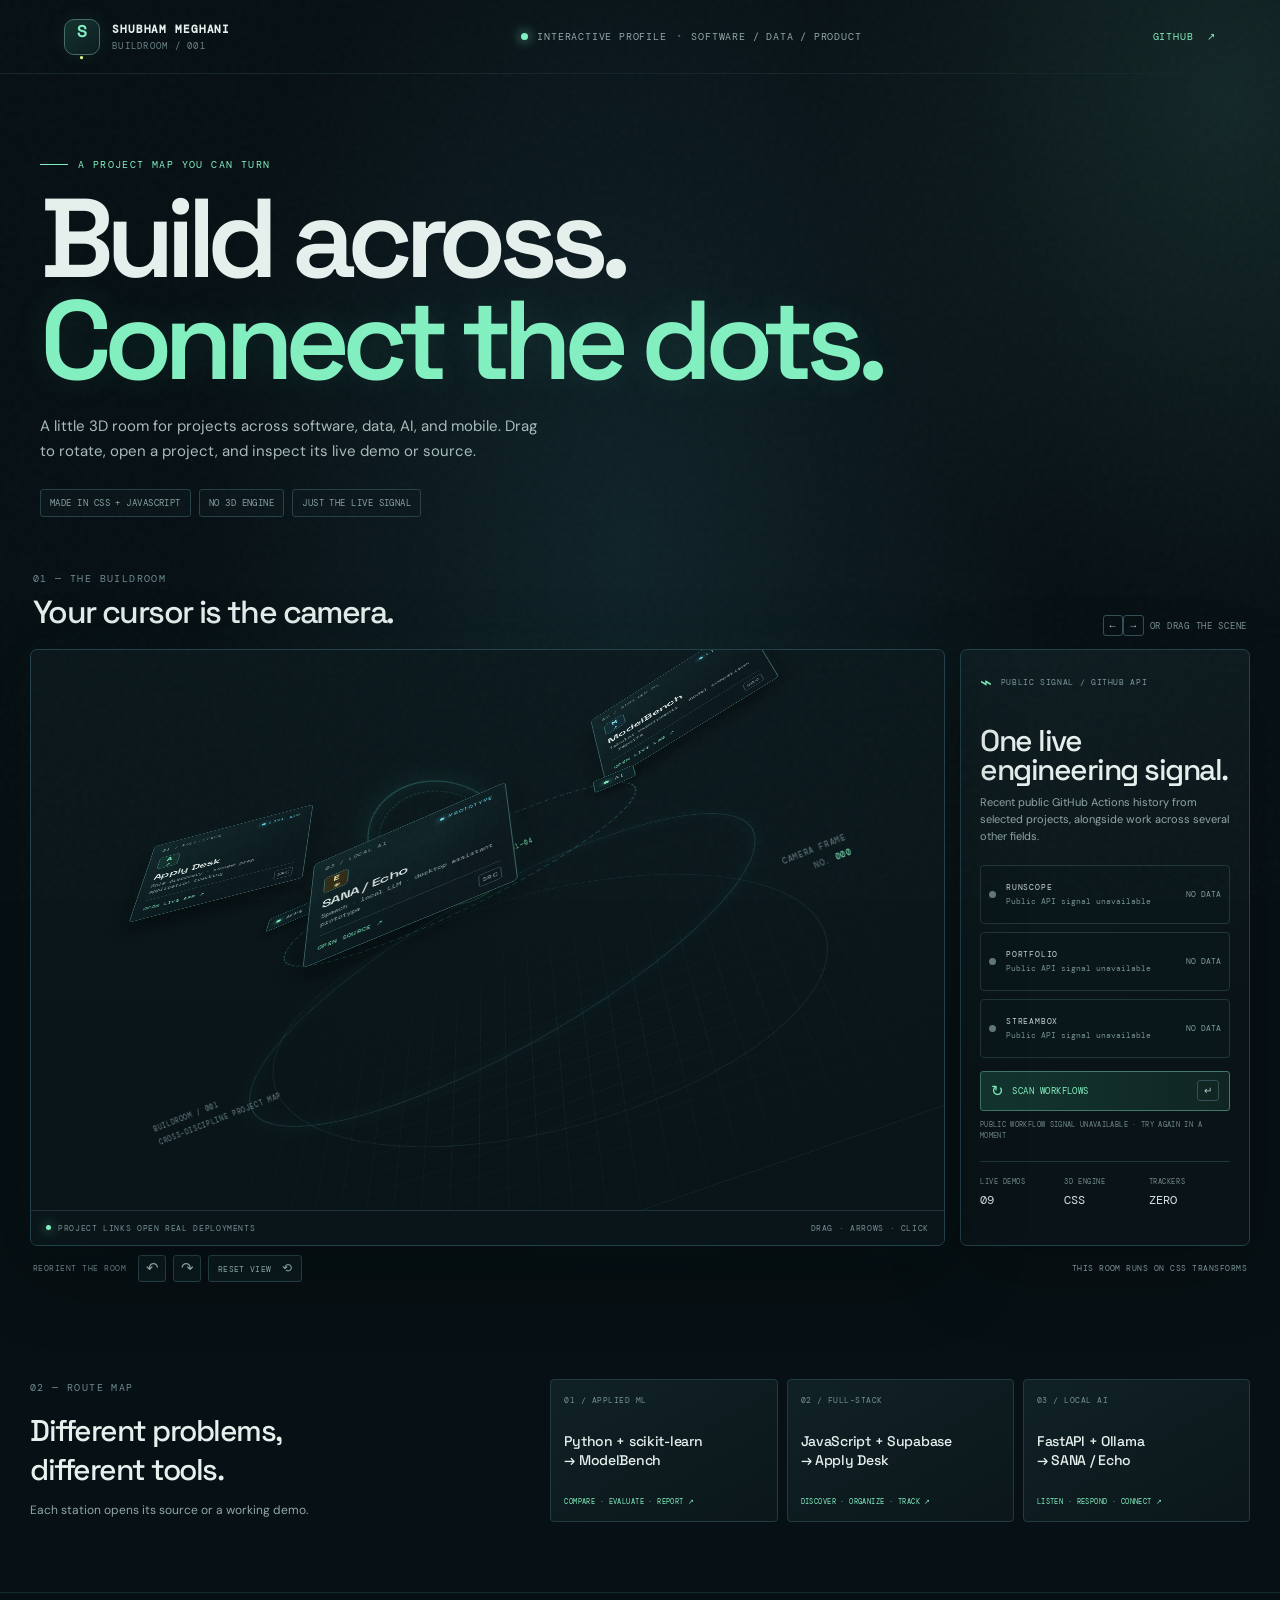
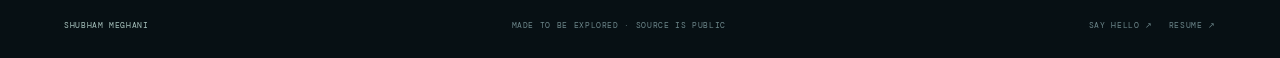
<file: buildroom/index.html>
<!doctype html>
<html lang="en">
  <head>
    <meta charset="utf-8" />
    <meta name="viewport" content="width=device-width,initial-scale=1" />
    <meta name="theme-color" content="#071014" />
    <meta name="description" content="Enter Shubham Meghani's interactive 3D project space. Explore software, applied ML, AI, mobile, and developer-tool projects." />
    <meta property="og:title" content="Buildroom — Shubham Meghani" />
    <meta property="og:description" content="A rotatable 3D project room spanning full-stack software, applied ML, AI prototypes, mobile, and developer tools." />
    <meta property="og:image" content="https://damnsunnyy.github.io/Portfolio/buildroom/assets/readme-preview.svg" />
    <meta property="og:url" content="https://damnsunnyy.github.io/Portfolio/buildroom/" />
    <title>Buildroom — Shubham Meghani</title>
    <link rel="icon" href="assets/mark.svg" type="image/svg+xml" />
    <link rel="stylesheet" href="style.css" />
    <script type="module" src="app.js"></script>
  </head>
  <body>
    <div class="grain" aria-hidden="true"></div>
    <header class="topbar">
      <a class="wordmark" href="https://github.com/damnsunnyy" aria-label="Shubham Meghani on GitHub"><span class="wordmark-mark">S<span>.</span></span><span>SHUBHAM MEGHANI <small>BUILDROOM / 001</small></span></a>
      <div class="top-status"><i></i><span>INTERACTIVE PROFILE</span><b>·</b><span>SOFTWARE / DATA / PRODUCT</span></div>
      <a class="top-link" href="https://github.com/damnsunnyy">GITHUB <span>↗</span></a>
    </header>

    <main>
      <section class="intro">
        <p class="eyebrow"><span class="eyebrow-line"></span> A PROJECT MAP YOU CAN TURN</p>
        <h1>Build across.<br /><em>Connect the dots.</em></h1>
        <p class="intro-copy">A little 3D room for projects across software, data, AI, and mobile. Drag to rotate, open a project, and inspect its live demo or source.</p>
        <div class="intro-badges"><span>MADE IN CSS + JAVASCRIPT</span><span>NO 3D ENGINE</span><span>JUST THE LIVE SIGNAL</span></div>
      </section>

      <section class="flightdeck" aria-labelledby="deck-title">
        <div class="deck-heading"><div><p class="eyebrow">01 — THE BUILDROOM</p><h2 id="deck-title">Your cursor is the camera.</h2></div><span class="deck-hint"><kbd>←</kbd><kbd>→</kbd> OR DRAG THE SCENE</span></div>
        <div class="deck-layout">
          <div class="stage-wrap">
            <div class="stage" id="stage" tabindex="0" role="group" aria-label="Interactive three-dimensional project map. Use left and right arrow keys or drag to rotate the view.">
              <div class="world" id="world">
                <div class="world-grid" aria-hidden="true"></div>
                <div class="orbit orbit-one" aria-hidden="true"></div>
                <div class="orbit orbit-two" aria-hidden="true"></div>
                <div class="orbit-label orbit-label-a" aria-hidden="true">PROJECT CONSTELLATION <b>01—04</b></div>
                <div class="pipeline" aria-label="Project areas: applications, machine learning, AI, and mobile">
                  <div class="pipe-node pipe-commit"><span class="pipe-dot"></span>APPS</div>
                  <div class="pipe-node pipe-verify"><span class="pipe-dot"></span>ML</div>
                  <div class="pipe-node pipe-package"><span class="pipe-dot"></span>AI</div>
                  <div class="pipe-node pipe-release"><span class="pipe-dot"></span>MOBILE</div>
                  <div class="pipe-core"><svg class="cube-visual" viewBox="0 0 140 150" role="img" aria-label="Isometric build cube representing continuous integration and delivery"><defs><linearGradient id="faceTop" x1="0" y1="0" x2="1" y2="1"><stop stop-color="#71dfb2"/><stop offset="1" stop-color="#347f72"/></linearGradient><linearGradient id="faceLeft" x1="0" y1="0" x2="1" y2="1"><stop stop-color="#237b65"/><stop offset="1" stop-color="#144b4a"/></linearGradient><linearGradient id="faceRight" x1="0" y1="0" x2="1" y2="1"><stop stop-color="#1d5962"/><stop offset="1" stop-color="#102c3a"/></linearGradient></defs><path d="M70 15 124 46 70 77 16 46Z" fill="url(#faceTop)" stroke="#a5ffdc" stroke-width="1.4"/><path d="M16 46 70 77v61L16 107Z" fill="url(#faceLeft)" stroke="#82ecc6" stroke-width="1.4"/><path d="m124 46-54 31v61l54-31Z" fill="url(#faceRight)" stroke="#7ad9dd" stroke-width="1.4"/><path d="m70 15 0 62m54-31-54 31-54-31" fill="none" stroke="#d2ffeb" stroke-opacity=".5" stroke-width="1"/><text x="70" y="46" fill="#103b34" font-family="monospace" font-size="10" font-weight="700" letter-spacing="1" text-anchor="middle">SHIP</text><text x="42" y="91" fill="#e0fff1" font-family="monospace" font-size="11" font-weight="700" text-anchor="middle">CI</text><text x="91" y="91" fill="#ddfbff" font-family="monospace" font-size="11" font-weight="700" text-anchor="middle">CD</text><circle cx="70" cy="27" r="2" fill="#effff6"/></svg><span class="core-ring" aria-hidden="true"></span><span class="core-label">PIPELINE<br />CORE</span></div>
                </div>

                <article class="project-tile tile-runscope">
                  <div class="tile-top"><span class="tile-index">01 / FULL-STACK</span><span class="signal signal-static">LIVE APP</span></div>
                  <div class="tile-icon icon-runscope">A<span>↗</span></div><h3>Apply Desk</h3><p>Role discovery · résumé prep · application tracking</p>
                  <div class="tile-bottom"><a href="https://damnsunnyy.github.io/ApplyDesk/">OPEN LIVE APP ↗</a><a class="source-link" href="https://github.com/damnsunnyy/ApplyDesk" aria-label="Apply Desk source repository">SRC</a></div>
                </article>
                <article class="project-tile tile-portfolio">
                  <div class="tile-top"><span class="tile-index">02 / APPLIED ML</span><span class="signal signal-static">LIVE LAB</span></div>
                  <div class="tile-icon icon-portfolio">M<span>↗</span></div><h3>ModelBench</h3><p>Tabular experiments · model comparison · reports</p>
                  <div class="tile-bottom"><a href="https://damnsunnyy.github.io/ModelBench/">OPEN LIVE LAB ↗</a><a class="source-link" href="https://github.com/damnsunnyy/ModelBench" aria-label="ModelBench source repository">SRC</a></div>
                </article>
                <article class="project-tile tile-streambox">
                  <div class="tile-top"><span class="tile-index">03 / LOCAL AI</span><span class="signal signal-static">PROTOTYPE</span></div>
                  <div class="tile-icon icon-streambox">E<span>✳</span></div><h3>SANA / Echo</h3><p>Speech · local LLM · desktop assistant prototype</p>
                  <div class="tile-bottom"><a href="https://github.com/damnsunnyy/Echo">OPEN SOURCE ↗</a><a class="source-link" href="https://github.com/damnsunnyy/Echo" aria-label="Echo source repository">SRC</a></div>
                </article>
              <div class="coordinate coordinate-nw" aria-hidden="true">BUILDROOM / 001<br />CROSS-DISCIPLINE PROJECT MAP</div>
              <div class="coordinate coordinate-se" aria-hidden="true">CAMERA FRAME<br />NO. <span id="frame-readout">000</span></div>
                <div class="horizon" aria-hidden="true"></div>
              </div>
            </div>
            <div class="stage-footer"><span><i class="live-dot"></i> PROJECT LINKS OPEN REAL DEPLOYMENTS</span><span>DRAG · ARROWS · CLICK</span></div>
          </div>

          <aside class="signal-panel" aria-labelledby="signal-title">
            <div class="panel-top"><span class="panel-mark">⌁</span><span>PUBLIC SIGNAL / GITHUB API</span></div>
            <h2 id="signal-title">One live<br />engineering signal.</h2>
            <p class="panel-copy">Recent public GitHub Actions history from selected projects, alongside work across several other fields.</p>
            <div class="run-list" id="run-list" aria-live="polite">
              <a class="run-row" data-run="runscope" href="https://github.com/damnsunnyy/RunScope/actions"><span class="run-indicator idle"></span><div><b>RUNSCOPE</b><small>Waiting for public workflow history…</small></div><span class="run-state">···</span></a>
              <a class="run-row" data-run="portfolio" href="https://github.com/damnsunnyy/Portfolio/actions"><span class="run-indicator idle"></span><div><b>PORTFOLIO</b><small>Waiting for public workflow history…</small></div><span class="run-state">···</span></a>
              <a class="run-row" data-run="streambox" href="https://github.com/damnsunnyy/react-streaming-catalog/actions"><span class="run-indicator idle"></span><div><b>STREAMBOX</b><small>Waiting for public workflow history…</small></div><span class="run-state">···</span></a>
            </div>
            <button class="scan-button" id="scan-button" type="button"><span>↻</span> SCAN WORKFLOWS <kbd>↵</kbd></button>
            <p class="api-note" id="api-note">FETCHES THE LATEST PUBLIC RUN WHEN THIS PAGE OPENS</p>
            <div class="panel-rule"></div>
            <div class="build-stats"><div><span>LIVE DEMOS</span><b>09</b></div><div><span>3D ENGINE</span><b>CSS</b></div><div><span>TRACKERS</span><b>ZERO</b></div></div>
          </aside>
        </div>
        <div class="deck-controls" aria-label="Scene controls"><span>REORIENT THE ROOM</span><button type="button" data-turn="-1" aria-label="Rotate room left">↶</button><button type="button" data-turn="1" aria-label="Rotate room right">↷</button><button type="button" id="reset-view">RESET VIEW <span>⟲</span></button><span class="controls-spacer"></span><span>THIS ROOM RUNS ON CSS TRANSFORMS</span></div>
      </section>

      <section class="route-section" aria-labelledby="route-title">
        <div class="route-title"><p class="eyebrow">02 — ROUTE MAP</p><h2 id="route-title">Different problems, different tools.</h2><p>Each station opens its source or a working demo.</p></div>
        <div class="route-grid">
          <a class="route-card" href="https://github.com/damnsunnyy/ModelBench"><span>01 / APPLIED ML</span><b>Python + scikit-learn<br />→ ModelBench</b><i>COMPARE · EVALUATE · REPORT ↗</i></a>
          <a class="route-card" href="https://github.com/damnsunnyy/ApplyDesk"><span>02 / FULL-STACK</span><b>JavaScript + Supabase<br />→ Apply Desk</b><i>DISCOVER · ORGANIZE · TRACK ↗</i></a>
          <a class="route-card" href="https://github.com/damnsunnyy/Echo"><span>03 / LOCAL AI</span><b>FastAPI + Ollama<br />→ SANA / Echo</b><i>LISTEN · RESPOND · CONNECT ↗</i></a>
        </div>
      </section>
    </main>

    <footer class="footer"><a href="https://github.com/damnsunnyy">SHUBHAM MEGHANI</a><span>MADE TO BE EXPLORED · SOURCE IS PUBLIC</span><div><a href="mailto:shubham.meghani.work@gmail.com">SAY HELLO ↗</a><a href="https://damnsunnyy.github.io/Portfolio/assets/Shubham-Meghani-Resume-2026.pdf">RESUME ↗</a></div></footer>
  </body>
</html>
</file>
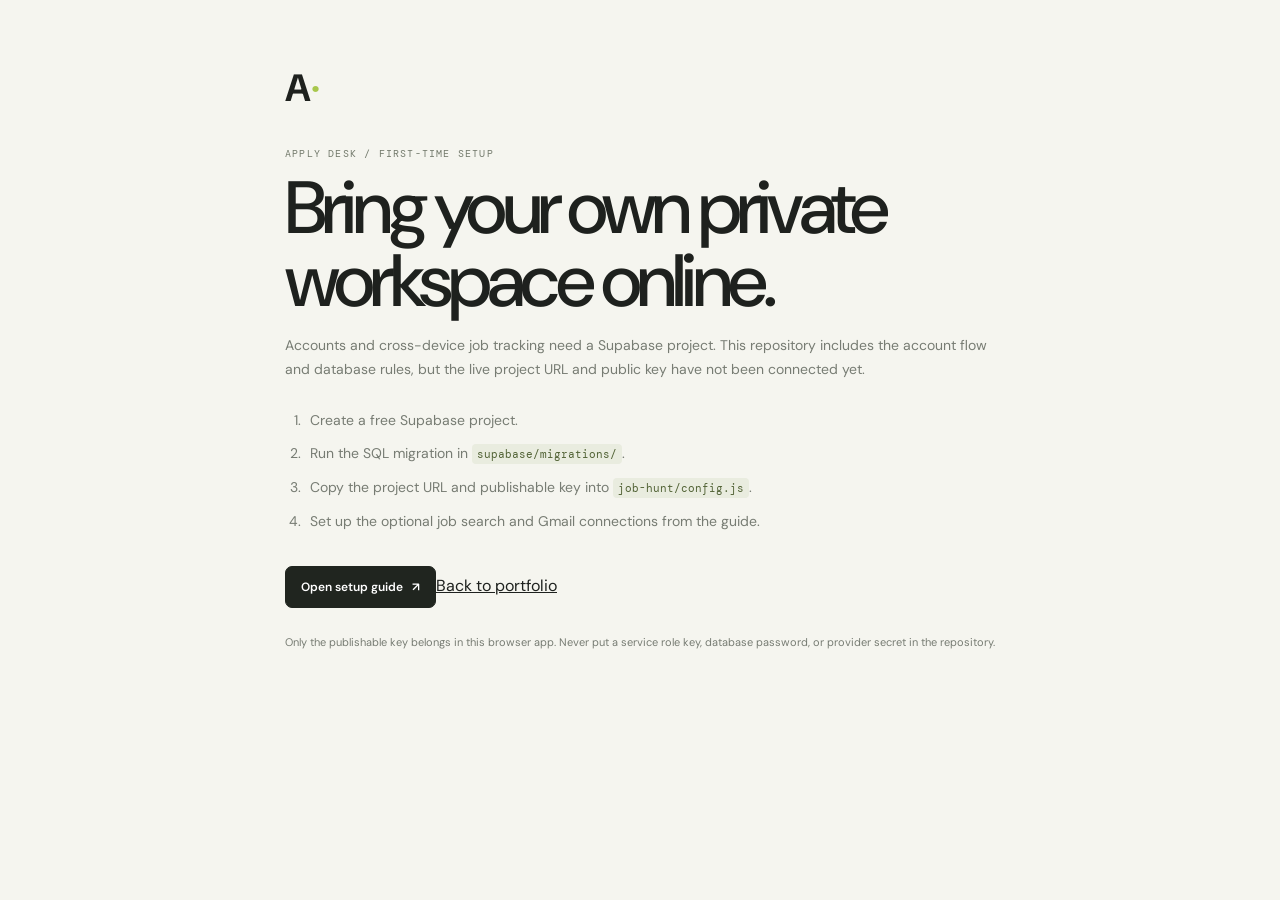
<file: job-hunt/index.html>
<!doctype html>
<html lang="en">
<head>
  <meta charset="utf-8" /><meta name="viewport" content="width=device-width, initial-scale=1" />
  <meta name="theme-color" content="#f5f5ef" />
  <meta name="description" content="A personal job search workspace with private accounts, matching roles, and application tracking." />
  <title>Apply Desk — your job search, organized</title><link rel="stylesheet" href="app.css" />
</head>
<body>
  <div id="setup-view" class="setup-view" hidden>
    <div class="setup-mark">A<span>·</span></div><p class="eyebrow">APPLY DESK / FIRST-TIME SETUP</p><h1>Bring your own private workspace online.</h1><p>Accounts and cross-device job tracking need a Supabase project. This repository includes the account flow and database rules, but the live project URL and public key have not been connected yet.</p><ol><li>Create a free Supabase project.</li><li>Run the SQL migration in <code>supabase/migrations/</code>.</li><li>Copy the project URL and publishable key into <code>job-hunt/config.js</code>.</li><li>Set up the optional job search and Gmail connections from the guide.</li></ol><a class="button primary" href="setup/">Open setup guide <span>↗</span></a><a class="text-link" href="../">Back to portfolio</a><p class="setup-note">Only the publishable key belongs in this browser app. Never put a service role key, database password, or provider secret in the repository.</p>
  </div>

  <div id="auth-view" class="auth-layout" hidden>
    <section class="auth-story"><a class="wordmark" href="../"><span class="mark">A</span> APPLY DESK</a><p class="eyebrow">A CALMER WAY TO FIND YOUR NEXT ROLE</p><h1>Good work<br />starts with<br /><em>a clear next step.</em></h1><p class="story-copy">Keep your search, applications, follow-ups, and replies in one private place. Every account gets its own profile and its own data.</p><div class="story-foot"><span>01 / DISCOVER</span><span>02 / PREPARE</span><span>03 / FOLLOW THROUGH</span></div></section>
    <section class="auth-card"><a class="wordmark mobile-wordmark" href="../"><span class="mark">A</span> APPLY DESK</a><div class="auth-tabs"><button type="button" class="auth-tab active" data-mode="signin">Sign in</button><button type="button" class="auth-tab" data-mode="signup">Create account</button></div><p class="eyebrow" id="auth-eyebrow">WELCOME BACK</p><h2 id="auth-title">Sign in to your desk</h2><p class="auth-intro" id="auth-intro">Your application history is private to your account.</p><form id="auth-form"><label id="name-wrap" hidden>Full name<input name="name" autocomplete="name" placeholder="Your name" /></label><label>Email address<input name="email" type="email" autocomplete="email" placeholder="you@example.com" required /></label><label>Password<input name="password" type="password" autocomplete="current-password" minlength="8" placeholder="At least 8 characters" required /></label><button class="button primary full" id="auth-submit">Sign in <span>↗</span></button><button class="text-button forgot" id="forgot-button" type="button">Forgot password?</button><p id="auth-message" class="form-message" aria-live="polite"></p></form><p class="auth-legal">By creating an account, you agree to use this desk for your own genuine job search. Your account and application records are separate from other users.</p></section>
  </div>

  <div id="onboarding-view" class="onboarding" hidden>
    <header class="topbar"><a class="wordmark" href="../"><span class="mark">A</span> APPLY DESK</a><button id="onboard-signout" class="text-button">Sign out</button></header>
    <main class="onboard-main"><p class="eyebrow">A FEW DETAILS, THEN YOU’RE IN</p><h1>Make this desk<br /><em>fit your search.</em></h1><p class="lead">This profile belongs to your account. Add only information you’re comfortable using in applications; you can edit it later.</p><form id="profile-form" class="profile-form"><div class="profile-grid"><label>Full name<input name="full_name" required maxlength="100" /></label><label>Phone<input name="phone" autocomplete="tel" maxlength="40" /></label><label>City / location<input name="location" placeholder="Pune, India" maxlength="100" /></label><label>LinkedIn URL<input name="linkedin_url" type="url" placeholder="https://linkedin.com/in/..." /></label><label>Portfolio URL<input name="portfolio_url" type="url" placeholder="https://..." /></label><label>Target roles, comma separated<input name="target_roles" placeholder="Data Scientist, Data Analyst, Machine Learning Engineer" /></label><label>Preferred locations<input name="locations" placeholder="Pune, Remote India" /></label><label>Skills you can support with experience<input name="skills" placeholder="Python, SQL, pandas, scikit-learn, Power BI" /></label><label class="wide">Professional summary<textarea name="summary" rows="3" placeholder="A concise summary based on your real experience"></textarea></label><label class="wide">Verified experience, education &amp; project facts<textarea name="resume_facts" rows="5" placeholder="Add only details you can verify. The tailored resume uses these facts without inventing credentials."></textarea></label></div><p id="profile-message" class="form-message" aria-live="polite"></p><button class="button primary" type="submit">Save profile &amp; open desk <span>↗</span></button></form></main>
  </div>

  <div id="desk-view" class="desk" hidden>
    <aside class="sidebar"><a class="wordmark" href="../"><span class="mark">A</span> APPLY DESK</a><div class="side-user"><span id="avatar">S</span><div><b id="side-name">Your desk</b><small id="side-email"></small></div></div><nav><button class="nav-item active" data-screen="overview"><span>◫</span> Overview</button><button class="nav-item" data-screen="applications"><span>▤</span> Applications <b id="nav-app-count">0</b></button><button class="nav-item" data-screen="profile"><span>◉</span> My profile</button></nav><div class="side-bottom"><p>PRIVATE WORKSPACE<br /><small>Only you can access these records.</small></p><button id="signout-button" class="nav-item"><span>↗</span> Sign out</button></div></aside>
    <main class="desk-main"><header class="desk-top"><div><p class="eyebrow" id="today-label">YOUR SEARCH, AT A GLANCE</p><h1 id="greeting">Good to see you.</h1></div><button class="button quiet" id="new-application-button">＋ Add application</button></header>
      <section class="screen active" id="screen-overview"><div class="stat-grid"><article class="stat-card"><span>IN YOUR PIPELINE</span><b id="stat-total">0</b><small>saved opportunities</small></article><article class="stat-card"><span>APPLICATIONS SENT</span><b id="stat-applied">0</b><small>tracked by you</small></article><article class="stat-card"><span>INTERVIEWS &amp; SHORTLISTS</span><b id="stat-interviews">0</b><small>replies detected</small></article><article class="stat-card accent-stat"><span>FOLLOW-UPS DUE</span><b id="stat-followups">0</b><small>next step, not lost</small></article></div>
        <section class="panel discover-panel"><div class="panel-head"><div><p class="eyebrow">DISCOVER MATCHING ROLES</p><h2>Find your next opportunity.</h2></div><span class="provider-tag"><i></i> ADZUNA JOB SEARCH</span></div><div class="search-bar"><label class="sr-only" for="search-role">Job role</label><input id="search-role" placeholder="Role, e.g. project coordinator" /><label class="sr-only" for="search-location">Location</label><input id="search-location" placeholder="Location, e.g. Pune" /><button id="search-button" class="button primary" type="button">Find jobs <span>↗</span></button></div><p id="search-message" class="hint">Set up the job-search API in the backend guide to turn on live listings. Searches use your selected role and location.</p><div id="search-results" class="result-grid"></div></section>
        <div class="content-grid"><section class="panel"><div class="panel-head"><div><p class="eyebrow">YOUR NEXT STEPS</p><h2>Applications</h2></div><button class="text-button" data-open-screen="applications">View all →</button></div><div id="recent-applications" class="application-list"></div><div id="applications-empty" class="empty-small"><span>↗</span><b>Your pipeline starts with one good fit.</b><p>Search roles or add a job you found.</p></div></section><section class="panel inbox-panel"><div class="panel-head"><div><p class="eyebrow">EMAIL ACTIVITY</p><h2>Shortlists &amp; replies</h2></div><span class="mail-icon">✉</span></div><p class="panel-copy">Connect Gmail with read-only access to find interview, shortlist, offer, and application confirmation emails.</p><div class="mail-actions"><button class="button quiet" id="gmail-connect">Connect Gmail</button><button class="button quiet" id="gmail-scan" disabled>Check for replies</button></div><p id="gmail-message" class="hint">Only Gmail message headers and short snippets are saved to this private account.</p><div id="recent-emails" class="email-list"></div></section></div>
      </section>
      <section class="screen" id="screen-applications"><section class="panel"><div class="panel-head"><div><p class="eyebrow">YOUR TRACKER</p><h2>Every application, one clear status.</h2></div><div class="toolbar"><select id="status-filter" aria-label="Filter applications"><option value="all">All statuses</option><option value="interested">Interested</option><option value="applied">Applied</option><option value="interview">Interview</option><option value="shortlisted">Shortlisted</option><option value="offer">Offer</option><option value="rejected">Rejected</option><option value="archived">Archived</option></select><button class="button quiet" id="export-button">Export CSV</button></div></div><p class="panel-copy">Open a saved listing to apply. On its application form, use the Apply Desk browser extension to fill fields it recognizes, then review and submit on the employer’s site. Tailor resume prepares a role-specific copy first.</p><div id="all-applications" class="application-list"></div><div id="all-empty" class="empty-small"><span>▤</span><b>No saved applications yet.</b><p>Start with a listing that fits your profile. The browser extension can capture its link and save the job.</p></div></section></section>
      <section class="screen" id="screen-profile"><section class="panel profile-panel"><div class="panel-head"><div><p class="eyebrow">YOUR PRIVATE PROFILE</p><h2>Keep your details current.</h2></div><span class="provider-tag">SAVED TO YOUR ACCOUNT</span></div><form id="edit-profile-form" class="profile-form"><div class="profile-grid"><label>Full name<input name="full_name" required maxlength="100" /></label><label>Phone<input name="phone" maxlength="40" /></label><label>City / location<input name="location" maxlength="100" /></label><label>LinkedIn URL<input name="linkedin_url" type="url" /></label><label>Portfolio URL<input name="portfolio_url" type="url" /></label><label>Target roles<input name="target_roles" /></label><label>Preferred locations<input name="locations" /></label><label>Skills<input name="skills" /></label><label class="wide">Professional summary<textarea name="summary" rows="4"></textarea></label><label class="wide">Verified experience, education &amp; project facts<textarea name="resume_facts" rows="7"></textarea></label></div><p id="edit-profile-message" class="form-message" aria-live="polite"></p><button class="button primary" type="submit">Save changes</button></form><div class="account-note"><b>Want to change accounts?</b><p>Sign out from the left menu. Each account has a separate profile, applications, and email activity.</p></div></section></section>
      <footer class="desk-footer"><span>APPLY DESK · PRIVATE BY DESIGN</span><a href="../">Portfolio ↗</a><a href="../browser-helper/README.md">Browser helper ↗</a><span id="sync-label">Synced to your account</span></footer>
    </main>
  </div>

  <dialog id="application-dialog" class="modal"><form id="application-form" method="dialog"><button class="dialog-close" type="button" aria-label="Close">×</button><p class="eyebrow">ADD TO YOUR PIPELINE</p><h2>Save an opportunity.</h2><div class="modal-grid"><label>Role title<input name="title" required maxlength="180" /></label><label>Company<input name="company" required maxlength="140" /></label><label>Location<input name="location" maxlength="120" /></label><label>Job posting URL<input name="url" type="url" placeholder="https://..." /></label><label class="wide">Description<textarea name="description" rows="5" placeholder="Paste the role description to see requirement overlap."></textarea></label><label>Application status<select name="status"><option value="interested">Interested</option><option value="applied">Applied</option><option value="interview">Interview</option><option value="shortlisted">Shortlisted</option><option value="offer">Offer</option><option value="rejected">Rejected</option></select></label><label>Follow up on<input name="follow_up_at" type="date" /></label></div><p id="application-message" class="form-message" aria-live="polite"></p><button class="button primary" type="submit">Save application</button></form></dialog>
  <dialog id="password-dialog" class="modal"><form id="password-form"><button class="dialog-close" type="button" aria-label="Close">×</button><p class="eyebrow">ACCOUNT SECURITY</p><h2>Choose a new password.</h2><label>New password<input name="password" type="password" minlength="8" autocomplete="new-password" required /></label><p id="password-message" class="form-message" aria-live="polite"></p><button class="button primary" type="submit">Update password</button></form></dialog>
  <div class="toast" id="toast" role="status"></div>
  <script type="module" src="app.bundle.js"></script>
</body>
</html>
</file>
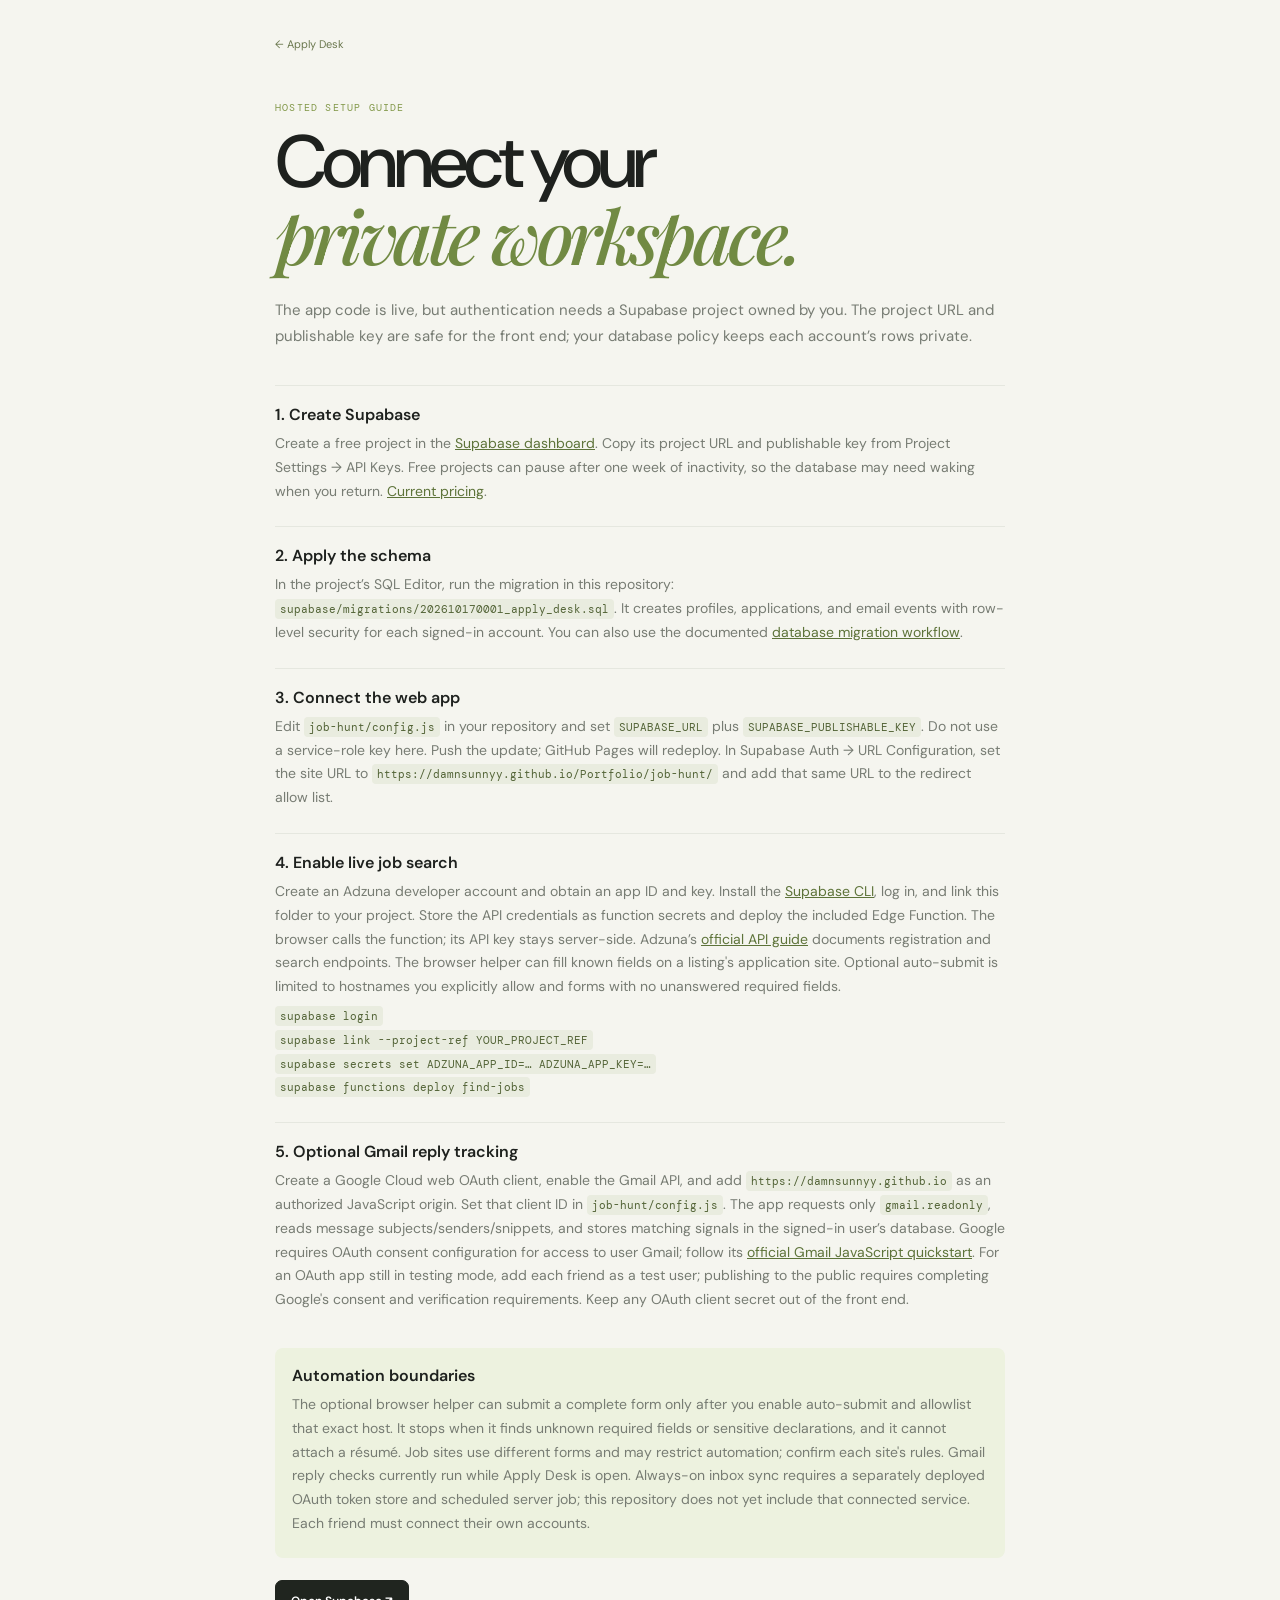
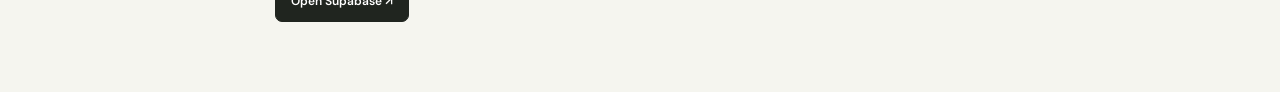
<file: job-hunt/setup/index.html>
<!doctype html><html lang="en"><head><meta charset="utf-8"><meta name="viewport" content="width=device-width,initial-scale=1"><title>Apply Desk setup</title><link rel="stylesheet" href="../app.css"></head><body class="guide-page"><main class="guide"><a href="../" class="guide-back">← Apply Desk</a><p class="eyebrow">HOSTED SETUP GUIDE</p><h1>Connect your<br /><em>private workspace.</em></h1><p class="guide-lead">The app code is live, but authentication needs a Supabase project owned by you. The project URL and publishable key are safe for the front end; your database policy keeps each account’s rows private.</p>
<section><h2>1. Create Supabase</h2><p>Create a free project in the <a href="https://supabase.com/dashboard">Supabase dashboard</a>. Copy its project URL and publishable key from Project Settings → API Keys. Free projects can pause after one week of inactivity, so the database may need waking when you return. <a href="https://supabase.com/pricing">Current pricing</a>.</p></section>
<section><h2>2. Apply the schema</h2><p>In the project’s SQL Editor, run the migration in this repository: <code>supabase/migrations/202610170001_apply_desk.sql</code>. It creates profiles, applications, and email events with row-level security for each signed-in account. You can also use the documented <a href="https://supabase.com/docs/guides/deployment/database-migrations">database migration workflow</a>.</p></section>
<section><h2>3. Connect the web app</h2><p>Edit <code>job-hunt/config.js</code> in your repository and set <code>SUPABASE_URL</code> plus <code>SUPABASE_PUBLISHABLE_KEY</code>. Do not use a service-role key here. Push the update; GitHub Pages will redeploy. In Supabase Auth → URL Configuration, set the site URL to <code>https://damnsunnyy.github.io/Portfolio/job-hunt/</code> and add that same URL to the redirect allow list.</p></section>
<section><h2>4. Enable live job search</h2><p>Create an Adzuna developer account and obtain an app ID and key. Install the <a href="https://supabase.com/docs/guides/cli">Supabase CLI</a>, log in, and link this folder to your project. Store the API credentials as function secrets and deploy the included Edge Function. The browser calls the function; its API key stays server-side. Adzuna’s <a href="https://developer.adzuna.com/overview">official API guide</a> documents registration and search endpoints. The browser helper can fill known fields on a listing's application site. Optional auto-submit is limited to hostnames you explicitly allow and forms with no unanswered required fields.</p><p><code>supabase login</code><br /><code>supabase link --project-ref YOUR_PROJECT_REF</code><br /><code>supabase secrets set ADZUNA_APP_ID=… ADZUNA_APP_KEY=…</code><br /><code>supabase functions deploy find-jobs</code></p></section>
<section><h2>5. Optional Gmail reply tracking</h2><p>Create a Google Cloud web OAuth client, enable the Gmail API, and add <code>https://damnsunnyy.github.io</code> as an authorized JavaScript origin. Set that client ID in <code>job-hunt/config.js</code>. The app requests only <code>gmail.readonly</code>, reads message subjects/senders/snippets, and stores matching signals in the signed-in user’s database. Google requires OAuth consent configuration for access to user Gmail; follow its <a href="https://developers.google.com/workspace/gmail/api/quickstart/js">official Gmail JavaScript quickstart</a>. For an OAuth app still in testing mode, add each friend as a test user; publishing to the public requires completing Google's consent and verification requirements. Keep any OAuth client secret out of the front end.</p></section>
<section class="warning"><h2>Automation boundaries</h2><p>The optional browser helper can submit a complete form only after you enable auto-submit and allowlist that exact host. It stops when it finds unknown required fields or sensitive declarations, and it cannot attach a résumé. Job sites use different forms and may restrict automation; confirm each site's rules. Gmail reply checks currently run while Apply Desk is open. Always-on inbox sync requires a separately deployed OAuth token store and scheduled server job; this repository does not yet include that connected service. Each friend must connect their own accounts.</p></section>
<a class="button primary" href="https://supabase.com/dashboard">Open Supabase ↗</a></main></body></html>
</file>
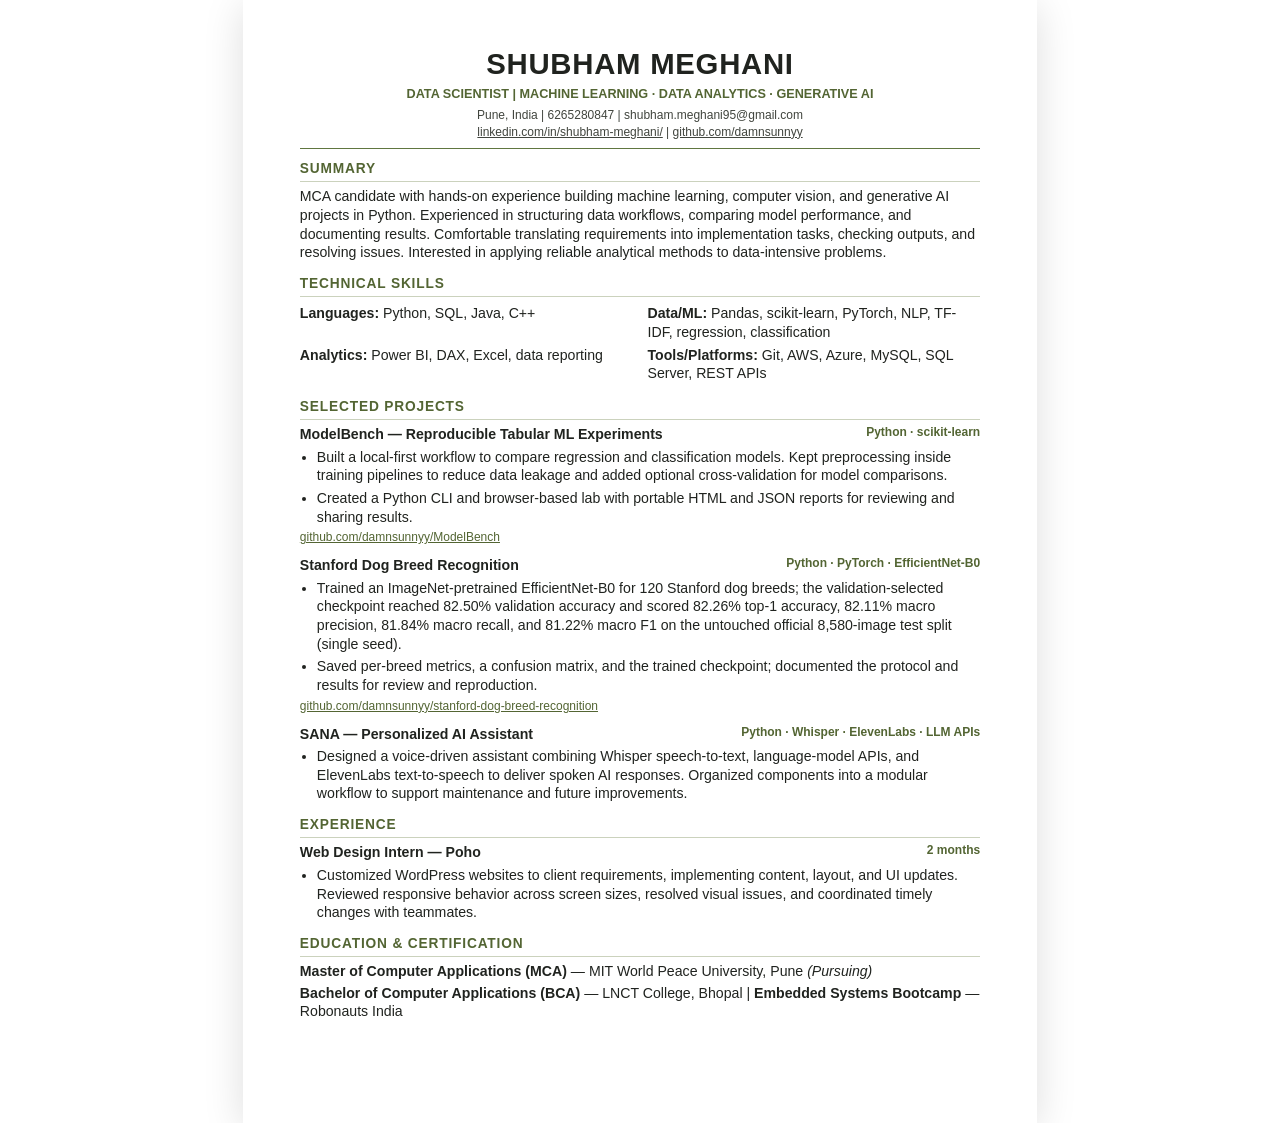
<file: assets/resume-source.html>
<!doctype html>
<html lang="en"><head><meta charset="utf-8"><title>Shubham Meghani — Data Scientist I Resume</title>
<style>
@page{size:A4;margin:12mm 15mm}*{box-sizing:border-box}body{margin:0;color:#20231f;font:10.6pt/1.32 Arial,Helvetica,sans-serif}header{text-align:center;border-bottom:1.5px solid #607640;padding-bottom:8px;margin-bottom:11px}h1{font-size:22pt;letter-spacing:.025em;margin:0 0 2px}.headline{font-size:9.5pt;font-weight:700;color:#536533;margin:0 0 4px}.contact{font-size:9pt;line-height:1.4;color:#41453e}a{color:inherit}section{margin:0 0 13px}h2{font-size:10.3pt;letter-spacing:.06em;color:#536533;margin:0 0 5px;padding:0 0 3px;border-bottom:1px solid #cbd2bd}p{margin:3px 0}.skills{display:grid;grid-template-columns:1fr 1fr;column-gap:15px}.skills h2{grid-column:1/-1}.skills p{margin:2px 0}.entry{margin:0 0 10px;break-inside:avoid}.entry-head{display:flex;align-items:flex-start;justify-content:space-between;gap:10px;font-weight:700}.entry-head span:first-child{flex:1;min-width:0}.entry-head span:last-child{flex:0 1 38%;max-width:38%;font-size:9pt;line-height:1.25;color:#536533;text-align:right;overflow-wrap:anywhere}ul{margin:4px 0 0 17px;padding:0}li{padding-left:0;margin:0 0 4px}.project-link{font-size:9pt;color:#536533;margin-top:2px;overflow-wrap:anywhere}.edu{margin-bottom:2px}
@media screen{body{max-width:210mm;min-height:297mm;margin:0 auto;padding:12mm 15mm;box-shadow:0 6px 38px #0002}}
</style></head><body>
<header><h1>SHUBHAM MEGHANI</h1><p class="headline">DATA SCIENTIST | MACHINE LEARNING · DATA ANALYTICS · GENERATIVE AI</p><div class="contact">Pune, India | 6265280847 | shubham.meghani95@gmail.com<br><a href="https://linkedin.com/in/shubham-meghani/">linkedin.com/in/shubham-meghani/</a> | <a href="https://github.com/damnsunnyy">github.com/damnsunnyy</a></div></header>
<section><h2>SUMMARY</h2><p>MCA candidate with hands-on experience building machine learning, computer vision, and generative AI projects in Python. Experienced in structuring data workflows, comparing model performance, and documenting results. Comfortable translating requirements into implementation tasks, checking outputs, and resolving issues. Interested in applying reliable analytical methods to data-intensive problems.</p></section>
<section class="skills"><h2>TECHNICAL SKILLS</h2><p><b>Languages:</b> Python, SQL, Java, C++</p><p><b>Data/ML:</b> Pandas, scikit-learn, PyTorch, NLP, TF-IDF, regression, classification</p><p><b>Analytics:</b> Power BI, DAX, Excel, data reporting</p><p><b>Tools/Platforms:</b> Git, AWS, Azure, MySQL, SQL Server, REST APIs</p></section>
<section><h2>SELECTED PROJECTS</h2>
<div class="entry"><div class="entry-head"><span>ModelBench — Reproducible Tabular ML Experiments</span><span>Python · scikit-learn</span></div><ul><li>Built a local-first workflow to compare regression and classification models. Kept preprocessing inside training pipelines to reduce data leakage and added optional cross-validation for model comparisons.</li><li>Created a Python CLI and browser-based lab with portable HTML and JSON reports for reviewing and sharing results.</li></ul><p class="project-link"><a href="https://github.com/damnsunnyy/ModelBench">github.com/damnsunnyy/ModelBench</a></p></div>
<div class="entry"><div class="entry-head"><span>Stanford Dog Breed Recognition</span><span>Python · PyTorch · EfficientNet-B0</span></div><ul><li>Trained an ImageNet-pretrained EfficientNet-B0 for 120 Stanford dog breeds; the validation-selected checkpoint reached 82.50% validation accuracy and scored 82.26% top-1 accuracy, 82.11% macro precision, 81.84% macro recall, and 81.22% macro F1 on the untouched official 8,580-image test split (single seed).</li><li>Saved per-breed metrics, a confusion matrix, and the trained checkpoint; documented the protocol and results for review and reproduction.</li></ul><p class="project-link"><a href="https://github.com/damnsunnyy/stanford-dog-breed-recognition">github.com/damnsunnyy/stanford-dog-breed-recognition</a></p></div>
<div class="entry"><div class="entry-head"><span>SANA — Personalized AI Assistant</span><span>Python · Whisper · ElevenLabs · LLM APIs</span></div><ul><li>Designed a voice-driven assistant combining Whisper speech-to-text, language-model APIs, and ElevenLabs text-to-speech to deliver spoken AI responses. Organized components into a modular workflow to support maintenance and future improvements.</li></ul></div>
</section>
<section><h2>EXPERIENCE</h2><div class="entry"><div class="entry-head"><span>Web Design Intern — Poho</span><span>2 months</span></div><ul><li>Customized WordPress websites to client requirements, implementing content, layout, and UI updates. Reviewed responsive behavior across screen sizes, resolved visual issues, and coordinated timely changes with teammates.</li></ul></div></section>
<section><h2>EDUCATION &amp; CERTIFICATION</h2><p class="edu"><b>Master of Computer Applications (MCA)</b> — MIT World Peace University, Pune <i>(Pursuing)</i></p><p class="edu"><b>Bachelor of Computer Applications (BCA)</b> — LNCT College, Bhopal | <b>Embedded Systems Bootcamp</b> — Robonauts India</p></section>
</body></html>
</file>
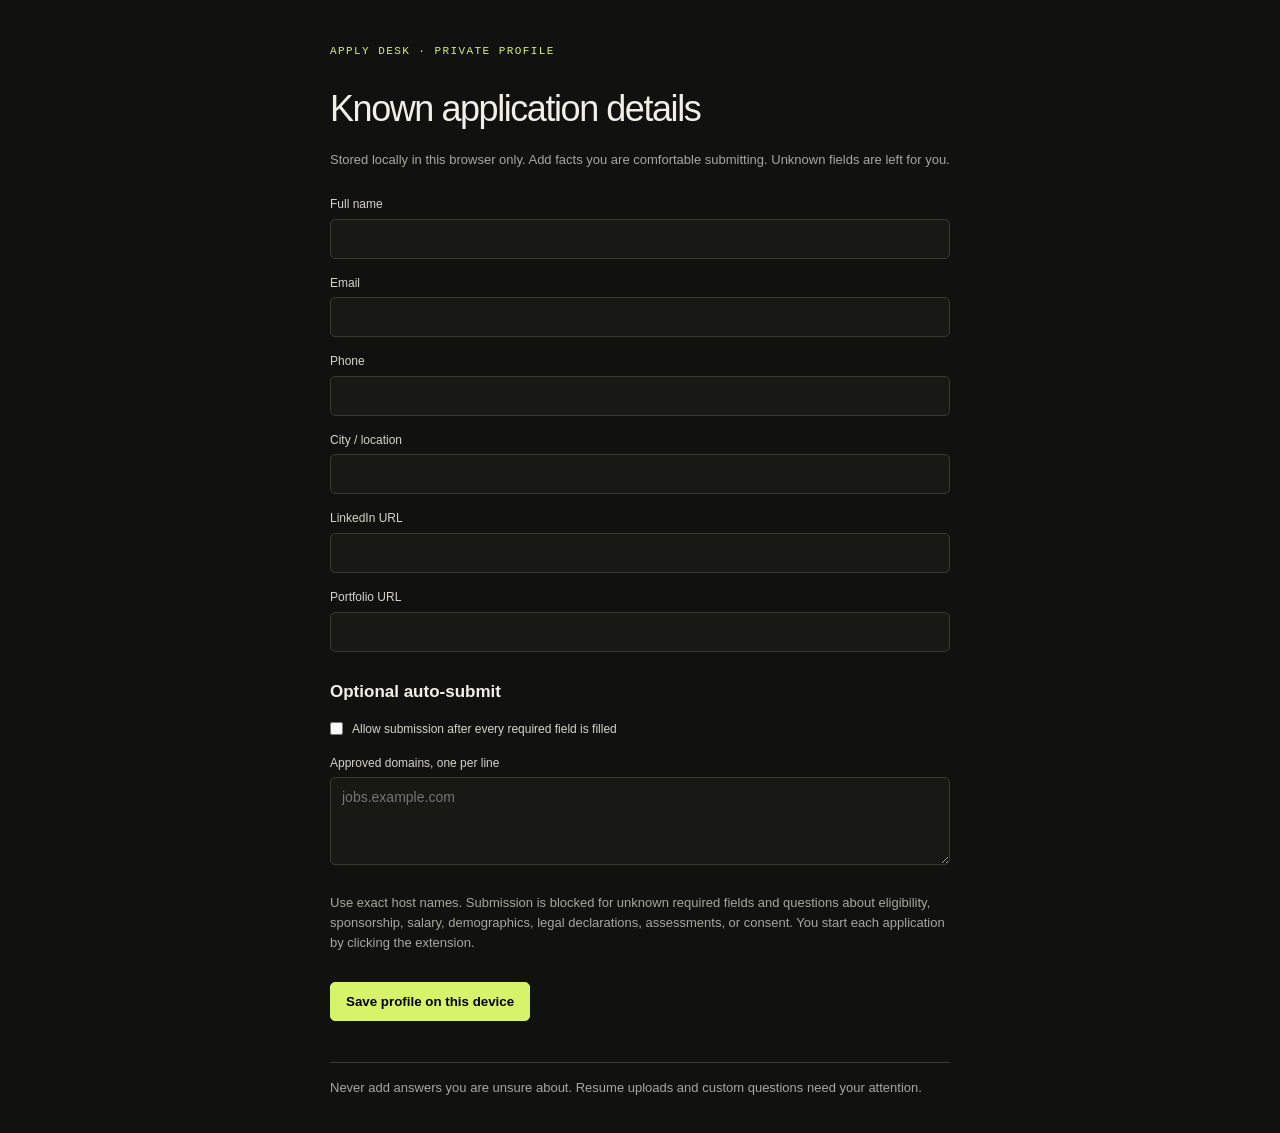
<file: browser-helper/options.html>
<!doctype html><html lang="en"><head><meta charset="utf-8"><meta name="viewport" content="width=device-width"><link rel="stylesheet" href="options.css"><title>Apply Desk profile</title></head><body><main><p class="brand">APPLY DESK · PRIVATE PROFILE</p><h1>Known application details</h1><p>Stored locally in this browser only. Add facts you are comfortable submitting. Unknown fields are left for you.</p><form id="profile-form"><label>Full name<input name="name" autocomplete="name"></label><label>Email<input name="email" type="email" autocomplete="email"></label><label>Phone<input name="phone" type="tel" autocomplete="tel"></label><label>City / location<input name="location" autocomplete="address-level2"></label><label>LinkedIn URL<input name="linkedin" type="url"></label><label>Portfolio URL<input name="website" type="url"></label><h2>Optional auto-submit</h2><label><input name="autoSubmit" type="checkbox">Allow submission after every required field is filled</label><label>Approved domains, one per line<textarea name="domains" rows="4" placeholder="jobs.example.com"></textarea></label><p>Use exact host names. Submission is blocked for unknown required fields and questions about eligibility, sponsorship, salary, demographics, legal declarations, assessments, or consent. You start each application by clicking the extension.</p><button>Save profile on this device</button><output id="saved"></output></form><aside>Never add answers you are unsure about. Resume uploads and custom questions need your attention.</aside></main><script src="options.js"></script></body></html>
</file>
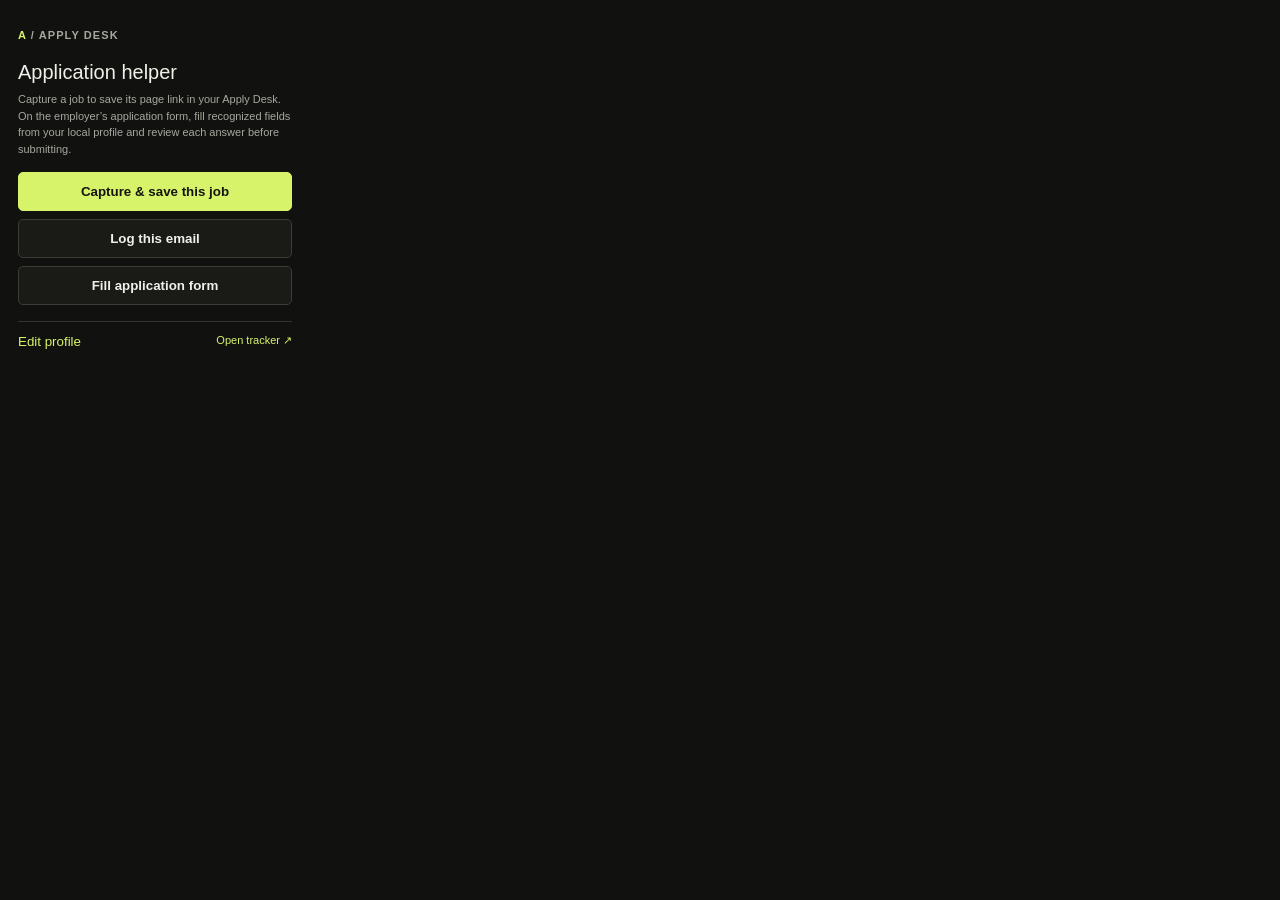
<file: browser-helper/popup.html>
<!doctype html><html lang="en"><head><meta charset="utf-8"><meta name="viewport" content="width=device-width"><link rel="stylesheet" href="popup.css"><title>Apply Desk</title></head><body><main><p class="brand">A <span>/ APPLY DESK</span></p><h1>Application helper</h1><p class="note">Capture a job to save its page link in your Apply Desk. On the employer’s application form, fill recognized fields from your local profile and review each answer before submitting.</p><button id="capture">Capture &amp; save this job</button><button id="log-email" class="secondary">Log this email</button><button id="fill" class="secondary">Fill application form</button><div class="bottom"><button id="settings">Edit profile</button><a href="https://damnsunnyy.github.io/Portfolio/job-hunt/" target="_blank">Open tracker ↗</a></div><p id="message" role="status"></p></main><script src="popup.js"></script></body></html>
</file>
<file: styles.css>
:root{--bg:#0b080c;--fg:#eae5ec;--muted:#938a9d;--line:#302936;--acid:#c2a4ff;--serif:Georgia,'Times New Roman',serif;--mono:'DM Mono',monospace;--sans:'Geist',sans-serif}*{box-sizing:border-box}html{scroll-behavior:smooth}body{margin:0;background:var(--bg);color:var(--fg);font-family:var(--sans);font-size:14px;-webkit-font-smoothing:antialiased;overflow-x:hidden}.noise{position:fixed;inset:0;z-index:5;pointer-events:none;opacity:.035;background-image:url("data:image/svg+xml,%3Csvg viewBox='0 0 180 180' xmlns='http://www.w3.org/2000/svg'%3E%3Cfilter id='n'%3E%3CfeTurbulence type='fractalNoise' baseFrequency='.94' numOctaves='3' stitchTiles='stitch'/%3E%3C/filter%3E%3Crect width='100%25' height='100%25' filter='url(%23n)' opacity='.65'/%3E%3C/svg%3E")}.site-header{height:82px;padding:0 7.1%;display:flex;align-items:center;justify-content:space-between;border-bottom:1px solid #ffffff0d;position:relative;z-index:6}.brand{display:flex;align-items:center;gap:11px;color:var(--fg);text-decoration:none}.brand-mark{font-size:23px;font-weight:800;letter-spacing:-2px}.brand-mark span,.period{color:var(--acid)}.brand-name{font:10px var(--mono);letter-spacing:.12em}.main-nav{display:flex;gap:39px;margin-left:84px}.main-nav a,.availability{font-size:11px;color:#b5b4ae;text-decoration:none;transition:color .2s}.main-nav a:hover,.availability:hover{color:var(--acid)}.availability{display:flex;align-items:center;gap:9px}.status-dot{width:7px;height:7px;background:var(--acid);border-radius:50%;box-shadow:0 0 11px #c2a4ff70}.availability-arrow{font-size:16px;color:var(--fg);margin-left:5px}.hero{min-height:705px;height:calc(100vh - 82px);max-height:910px;position:relative;display:flex;align-items:center;padding:0 7.1%;overflow:hidden;background:radial-gradient(ellipse at 76% 50%,rgba(130,93,171,.13),transparent 43%)}.hero-copy{position:relative;z-index:2;width:59%;padding-bottom:18px}.eyebrow{font:9px var(--mono);letter-spacing:.12em;color:#aaa9a3;display:flex;align-items:center;gap:10px;margin:0 0 32px}.eyebrow-line{display:inline-block;width:19px;height:1px;background:var(--acid)}.location{margin-left:14px;color:#666760}.hero h1{font-size:clamp(74px,10.2vw,147px);line-height:.88;letter-spacing:-.09em;font-weight:500;margin:0 0 29px}.serif-word{font-family:var(--serif);font-weight:400;font-style:italic;letter-spacing:-.07em}.hero-intro{color:#a6a59f;font-size:13px;line-height:1.85;max-width:352px;margin:0}.hero-intro span{color:var(--fg)}.hero-actions{display:flex;align-items:center;gap:27px;margin-top:31px}.button{height:44px;padding:0 19px;display:inline-flex;align-items:center;gap:26px;text-decoration:none;font-size:11px;font-weight:700}.button-light{background:var(--fg);color:#111}.button-light span{font-size:17px;transition:transform .2s}.button-light:hover span{transform:translate(3px,3px)}.text-link{color:#c5c4be;text-decoration:none;font-size:11px}.text-link span{margin-left:7px;color:var(--acid)}.hero-footnote{position:absolute;top:555px;display:flex;align-items:center;gap:13px;color:#777870;font:8px var(--mono);letter-spacing:.14em}.scroll-line{width:40px;height:1px;background:#50514c}.hero-art{position:absolute;width:min(58vw,760px);height:min(71vw,710px);right:1.5%;top:50%;transform:translateY(-50%);display:grid;place-items:center}.hero-art canvas{width:100%;height:100%;position:relative;z-index:1}.art-caption{position:absolute;z-index:2;left:11%;right:10%;display:flex;justify-content:space-between;color:#777871;font:8px var(--mono);letter-spacing:.12em}.art-caption-top{top:12%}.art-caption-bottom{bottom:12%;align-items:center}.art-cross{font-size:17px;color:var(--acid)}.art-coordinate{position:absolute;right:5%;top:45%;font:8px/1.7 var(--mono);letter-spacing:.12em;color:#777870}.art-orbit{position:absolute;border:1px solid #ffffff0b;border-radius:50%;width:70%;height:25%;transform:rotate(-36deg)}.orbit-two{width:88%;height:49%;transform:rotate(55deg);border-color:#ffffff08}.hero-index{position:absolute;right:7.1%;bottom:8%;display:flex;align-items:center;gap:11px;color:#73746f;font:9px var(--mono)}.hero-index span:first-child{color:var(--acid)}.hero-index i{width:36px;height:1px;background:#4e504b}.ticker{height:52px;overflow:hidden;background:var(--acid);color:#120d18;display:flex;align-items:center;transform:rotate(-1deg) scale(1.01);position:relative;z-index:2}.ticker-track{display:flex;align-items:center;gap:35px;white-space:nowrap;animation:marquee 28s linear infinite;font:10px var(--mono);letter-spacing:.12em}.ticker-track b{font-size:14px}@keyframes marquee{to{transform:translateX(-50%)}}.section-pad{padding-left:12.2%;padding-right:12.2%}.work{padding-top:158px;padding-bottom:145px}.section-heading{display:flex;justify-content:space-between;align-items:flex-end;margin-bottom:68px}.section-heading .eyebrow{margin-bottom:27px}.section-heading h2,.manifesto h2,.contact h2{font-size:clamp(56px,7.4vw,96px);line-height:.98;letter-spacing:-.075em;font-weight:500;margin:0}.section-note{font-size:11px;line-height:1.9;color:#85847e;margin:0 0 8px}.project-grid{display:grid;grid-template-columns:1.08fr .92fr;gap:65px 7.5%;align-items:start}.project-card{text-decoration:none;color:var(--fg);display:block}.project-offset{margin-top:150px}.project-third{grid-column:1 / 2;margin-top:-18px}.project-visual{height:355px;position:relative;overflow:hidden}.project-large .project-visual{height:405px}.visual-one{background:#c5d0a6}.visual-sun{position:absolute;width:280px;height:280px;border-radius:50%;background:radial-gradient(circle at 35% 32%,#f9e3b9,#e9aa6c 60%,#d2785c);right:8%;top:-34px;filter:blur(.2px)}.visual-horizon{position:absolute;inset:52% 0 0;background:linear-gradient(168deg,#485b4b,#293a38 50%,#182a2b);clip-path:polygon(0 35%,38% 10%,70% 43%,100% 5%,100% 100%,0 100%)}.visual-window{position:absolute;inset:11% 12%;background:#ede9daee;box-shadow:0 22px 70px #101a1c35;padding:15px 18px;color:#262923;display:flex;flex-direction:column}.window-top{display:flex;justify-content:space-between;font:8px var(--mono);letter-spacing:.1em}.window-copy{font-size:clamp(34px,4.5vw,60px);line-height:.93;letter-spacing:-.08em;margin:auto 0;font-weight:500}.window-copy em{font-family:var(--serif);font-weight:400}.window-cta{font:8px var(--mono);letter-spacing:.1em}.visual-label{position:absolute;bottom:13px;left:15px;color:#f0eee4;font:8px var(--mono);letter-spacing:.1em;z-index:1}.visual-two{background:#30263c}.grain-shape{position:absolute;border-radius:47% 53% 68% 32% / 45% 38% 62% 55%;filter:blur(1px)}.shape-a{width:260px;height:310px;left:15%;top:10%;background:radial-gradient(at 32% 27%,#d0b7ee,#7c6086 42%,#444457 74%);transform:rotate(26deg)}.shape-b{width:220px;height:260px;right:12%;bottom:-25%;background:radial-gradient(at 43% 30%,#ecaa78,#bf6d59 58%,#7b3942);transform:rotate(-28deg)}.poster-type{position:absolute;left:12%;top:14%;font-size:clamp(38px,5.5vw,69px);font-weight:800;letter-spacing:-.1em;line-height:.82;color:#f6ebc9;mix-blend-mode:screen;z-index:1}.poster-type span{font-family:var(--serif);font-style:italic;font-weight:400}.poster-star{font-size:26px;position:absolute;margin:2px 0 0 8px}.visual-three{background:#211a29}.music-disc{width:242px;height:242px;border-radius:50%;position:absolute;left:20%;top:11%;background:repeating-radial-gradient(circle,#19201e 0,#19201e 2px,#313c37 3px,#252d29 5px);box-shadow:10px 20px 50px #060a09a0;animation:disc 18s linear infinite}.music-disc:before{content:'';position:absolute;inset:32%;border-radius:50%;background:#c2a4ff}.disc-inner{position:absolute;inset:42%;border-radius:50%;background:#29312a;display:grid;place-items:center;text-align:center;font:10px var(--mono);color:#f0e9ce}.disc-inner small{font-size:7px}.music-ui{position:absolute;left:10%;right:10%;bottom:12%;font:7px var(--mono);letter-spacing:.08em;color:#d3d2bc}.music-ui>span:last-child{display:flex;justify-content:space-between;margin-top:10px;color:#898f7f}.music-ui i{font-style:normal;color:var(--acid)}.waveform{height:22px;margin-top:8px;background:linear-gradient(90deg,transparent 0 2%,#aeb48e 2% 2.5%,transparent 2.5% 4%,#aeb48e 4% 5%,transparent 5% 7%,#aeb48e 7% 8%,transparent 8% 10%,#aeb48e 10% 11%,transparent 11% 13%,#aeb48e 13% 13.5%,transparent 13.5% 16%,#aeb48e 16% 18%,transparent 18% 20%,#aeb48e 20% 21%,transparent 21% 23%,#aeb48e 23% 27%,transparent 27% 29%,#aeb48e 29% 30%,transparent 30% 33%,#aeb48e 33% 36%,transparent 36% 39%,#aeb48e 39% 40%,transparent 40% 43%,#aeb48e 43% 47%,transparent 47% 49%,#aeb48e 49% 50%,transparent 50% 53%,#aeb48e 53% 59%,transparent 59% 61%,#aeb48e 61% 64%,transparent 64% 68%,#aeb48e 68% 70%,transparent 70% 73%,#aeb48e 73% 78%,transparent 78% 81%,#aeb48e 81% 82%,transparent 82% 87%,#aeb48e 87% 91%,transparent 91% 94%,#aeb48e 94% 97%,transparent 97%);opacity:.8}.project-meta{padding-top:18px;display:flex;justify-content:space-between;align-items:flex-start}.project-meta h3{font-size:17px;font-weight:500;letter-spacing:-.04em;margin:0 0 6px}.project-meta p{font-size:10px;color:#85847e;margin:0}.project-arrow{font-size:18px;color:#a4a59b;transition:transform .2s,color .2s}.project-card:hover .project-arrow{color:var(--acid);transform:translate(3px,-3px)}.all-work{margin-top:67px;display:inline-flex;gap:36px;color:#bebdb7;text-decoration:none;font-size:11px;border-bottom:1px solid #60615a;padding-bottom:11px}.all-work span{color:var(--acid);font-size:15px}.manifesto{background:linear-gradient(115deg,#17111f,#21182b);color:#eae5ec;padding-top:105px;padding-bottom:108px;display:grid;grid-template-columns:1fr 2.1fr;gap:5%;border-top:1px solid #c2a4ff25;border-bottom:1px solid #c2a4ff25}.manifesto .eyebrow{color:#aaa0b7}.manifesto .eyebrow-line{background:var(--acid)}.manifesto-number{font:9px var(--mono);letter-spacing:.12em;color:#938a9d}.manifesto-aside{display:flex;flex-direction:column;justify-content:space-between}.manifesto h2{font-size:clamp(50px,6vw,78px)}.manifesto h2 .serif-word{color:var(--acid)}.manifesto-bottom{display:flex;justify-content:space-between;gap:8%;margin-top:49px}.manifesto-bottom>p{font-size:11px;line-height:1.9;color:#bcb4c4;max-width:330px;margin:0}.skills{min-width:130px}.skills>span{font:8px var(--mono);letter-spacing:.1em;color:#938a9d}.skills p{font-size:10px;line-height:1.9;margin:10px 0;color:#e0d9e6}.principles{padding:76px 12.2% 92px;display:grid;grid-template-columns:repeat(3,1fr);gap:6%;border-bottom:1px solid var(--line)}.principle>span{font:9px var(--mono);color:var(--acid)}.principle h3{font-weight:500;font-size:16px;letter-spacing:-.04em;margin:22px 0 10px}.principle p{font-size:10px;line-height:1.8;color:#86857f;margin:0;max-width:215px}.contact{padding-top:115px;padding-bottom:101px}.contact-top{display:flex;justify-content:space-between}.contact .eyebrow{margin-bottom:40px}.contact h2{font-size:clamp(61px,8.6vw,111px)}.contact h2 .serif-word{color:var(--acid)}.contact-link{margin-top:42px;display:flex;justify-content:space-between;align-items:center;width:min(100%,490px);color:var(--fg);font-size:clamp(16px,2vw,24px);letter-spacing:-.04em;text-decoration:none;padding-bottom:14px;border-bottom:1px solid #62635b}.contact-link span{color:var(--acid);font-size:20px;transition:transform .2s}.contact-link:hover span{transform:translate(4px,-4px)}.contact-bottom{display:flex;justify-content:space-between;align-items:flex-end;margin-top:29px}.contact-bottom p{color:#85847e;font-size:10px;line-height:1.8;margin:0}.socials{display:flex;gap:25px}.socials a{color:#b5b4ae;text-decoration:none;font:8px var(--mono);letter-spacing:.08em}.socials a:hover{color:var(--acid)}.site-footer{min-height:74px;border-top:1px solid var(--line);padding:0 7.1%;display:flex;align-items:center;justify-content:space-between}.site-footer>span{font:8px var(--mono);letter-spacing:.08em;color:#74746e}.site-footer>span a{color:var(--acid);text-decoration:none;margin-left:9px;font-size:13px}@keyframes disc{to{transform:rotate(360deg)}}@media(min-width:1500px){.hero{padding-left:12.2%}.hero-art{right:8%}}@media(max-width:800px){.site-header{height:70px;padding:0 6%}.main-nav{gap:18px;margin-left:0}.availability span:not(.status-dot){display:none}.hero{height:auto;min-height:790px;max-height:none;align-items:flex-start;padding:132px 7% 70px}.hero-copy{width:100%}.hero h1{font-size:clamp(73px,14vw,115px)}.location{display:none}.hero-art{width:95vw;height:100vw;max-height:570px;right:-12%;top:auto;bottom:0;transform:none;opacity:.86}.hero-footnote{top:auto;bottom:10px}.hero-index{bottom:24px;right:7%}.art-caption{left:15%;right:15%}.work{padding-top:115px;padding-bottom:100px}.section-pad{padding-left:7%;padding-right:7%}.section-heading{align-items:flex-start}.section-heading h2{font-size:70px}.project-grid{gap:48px 5%}.project-visual,.project-large .project-visual{height:300px}.project-offset{margin-top:100px}.manifesto{grid-template-columns:1fr;gap:47px;padding-top:80px;padding-bottom:80px}.manifesto-aside{flex-direction:row}.manifesto-bottom{margin-top:35px}.principles{padding:65px 7%;gap:4%}.principle h3{font-size:14px}.contact{padding-top:90px;padding-bottom:75px}}@media(max-width:560px){.site-header{height:64px}.brand-name{font-size:8px}.main-nav{gap:14px}.main-nav a{font-size:10px}.availability{display:none}.hero{min-height:740px;padding-top:117px}.hero h1{font-size:76px}.hero-intro{font-size:12px;max-width:300px}.hero-art{width:115vw;height:120vw;right:-23%;bottom:-2%}.art-coordinate{display:none}.ticker{height:43px}.ticker-track{font-size:9px;gap:24px}.section-heading{display:block;margin-bottom:40px}.section-heading h2{font-size:65px}.section-note{margin-top:20px}.work{padding-top:95px;padding-bottom:80px}.project-grid{display:block}.project-card,.project-offset,.project-third{margin:0 0 43px}.project-visual,.project-large .project-visual{height:320px}.visual-window{inset:10%}.window-copy{font-size:58px}.poster-type{font-size:64px}.music-disc{left:19%;width:220px;height:220px}.all-work{margin-top:4px}.manifesto h2{font-size:53px}.manifesto-bottom{display:block}.manifesto-bottom>p{margin-bottom:30px}.principles{grid-template-columns:1fr;gap:34px;padding:55px 7%}.principle{display:grid;grid-template-columns:28px 1fr;column-gap:10px}.principle>span{grid-row:1 / 3}.principle h3{margin:0 0 7px}.principle p{grid-column:2}.contact h2{font-size:60px}.contact-bottom{display:block}.socials{margin-top:25px;gap:17px}.site-footer{padding:19px 7%;flex-wrap:wrap;gap:18px}.site-footer>span:nth-child(2){display:none}.site-footer>span:last-child{font-size:7px}}
:root{--accentColor:#c2a4ff}.project-card,.principle,.manifesto-main,.contact h2{opacity:0;transform:translateY(22px);transition:opacity .75s ease,transform .75s cubic-bezier(.2,.7,.2,1)}.project-card.in-view,.principle.in-view,.manifesto-main.in-view,.contact h2.in-view{opacity:1;transform:translateY(0)}.project-card:nth-child(2){transition-delay:.12s}.project-card:nth-child(3){transition-delay:.22s}.visual-one{background:#211829}.visual-sun{background:radial-gradient(circle at 35% 32%,#e2c9ff,#a87cff 60%,#5f3c81)}.visual-horizon{background:linear-gradient(168deg,#76578e,#393048 50%,#19131f)}.visual-window{background:#e8e0edee}.visual-two{background:#211829}.shape-b{background:radial-gradient(at 43% 30%,#e3b6ff,#9d6eb9 58%,#523a68)}.poster-type{color:#f2eafa}.music-disc{background:repeating-radial-gradient(circle,#17131c 0,#17131c 2px,#383040 3px,#25202c 5px)}.disc-inner{background:#28202f;color:#f0e9f8}.music-ui{color:#ddd4e7}.music-ui>span:last-child{color:#aa9ab7}.waveform{filter:hue-rotate(170deg) saturate(.75)}.section-note,.project-meta p,.principle p,.contact-bottom p{color:#9991a0}.main-nav a,.availability,.text-link,.socials a{color:#c1bac8}.button-light{background:#eae5ec;color:#15111a}.button-light:hover{background:#c2a4ff}@media(prefers-reduced-motion:reduce){html{scroll-behavior:auto}.ticker-track,.music-disc{animation:none!important}.project-card,.principle,.manifesto-main,.contact h2{opacity:1;transform:none;transition:none}}
.project-links{display:flex;gap:14px;align-items:center;flex-wrap:wrap}.project-links a{font:8px var(--mono);letter-spacing:.08em;color:#a7a39f;text-decoration:none;border-bottom:1px solid #5c585f;padding-bottom:4px;transition:color .2s,border-color .2s}.project-links a:first-child{color:var(--acid);border-color:#8070a0}.project-links a:hover{color:var(--fg);border-color:var(--fg)}.project-meta:has(.project-links){align-items:center}
/* Project ranking and new local-first app previews */
.ranking-panel{margin:0 0 38px;border:1px solid #ffffff18;background:#0d131eaa}.ranking-panel summary{list-style:none;display:flex;justify-content:space-between;gap:18px;cursor:pointer;padding:16px 18px;color:#c8f46b;font:9px 'DM Mono',monospace;letter-spacing:.09em}.ranking-panel summary::-webkit-details-marker{display:none}.ranking-panel[open] summary{border-bottom:1px solid #ffffff18}.ranking-intro{padding:16px 18px 8px;color:#9ba1ae;font-size:10px;line-height:1.7}.ranking-list{list-style:none;padding:0;margin:0 18px 14px}.ranking-list li{display:grid;grid-template-columns:30px 1fr auto;gap:10px;align-items:center;padding:11px 0;border-bottom:1px solid #ffffff12}.ranking-list li>span{font:9px 'DM Mono',monospace;color:#c8f46b}.ranking-list li>a{color:#edf0f3;text-decoration:none;font-size:11px;font-weight:600}.ranking-list li>a:hover{color:#c8f46b}.ranking-list small{display:block;margin-top:4px;color:#929aa8;font-size:9px;font-weight:400}.ranking-list li>b{font:7px 'DM Mono',monospace;color:#8e98a8;letter-spacing:.07em}.visual-echo{padding:20px;background:radial-gradient(ellipse at 30% 60%,#202e40,#0e1520 70%);color:#e8edf5}.echo-top,.road-top{display:flex;justify-content:space-between;color:#b8c3d5;font:8px 'DM Mono',monospace;letter-spacing:.07em}.echo-top span:first-child{color:#c8f46b}.echo-core{display:flex;align-items:center;gap:23px;margin:34px 0 20px}.echo-orb{position:relative;width:107px;height:107px;flex:none;display:grid;place-items:center;border:1px solid #c8f46b55;border-radius:50%;box-shadow:0 0 35px #79acff26,inset 0 0 25px #c8f46b15;color:#c8f46b;font-size:31px}.echo-orb i{position:absolute;inset:10px;border:1px solid #c8f46b27;border-radius:50%;animation:echo-pulse 3s ease-in-out infinite}.echo-orb i:nth-child(2){inset:-8px;animation-delay:.4s}.echo-orb i:nth-child(3){inset:-22px;opacity:.45;animation-delay:.8s}@keyframes echo-pulse{50%{transform:scale(1.08);opacity:.4}}.echo-core>div:last-child{display:flex;flex-direction:column;gap:9px}.echo-core small,.echo-core span,.echo-wave:after{font:7px 'DM Mono',monospace;letter-spacing:.08em;color:#929dad}.echo-core strong{font:600 clamp(14px,2vw,23px) 'Space Grotesk',sans-serif;letter-spacing:-.04em}.echo-wave{height:33px;display:flex;align-items:center;gap:5px;border-top:1px solid #ffffff16;padding-top:9px}.echo-wave i{width:3px;height:var(--h,12px);background:#c8f46b88;border-radius:3px;animation:echo-wave .8s ease-in-out infinite alternate}.echo-wave i:nth-child(3n){--h:25px;animation-delay:.2s}.echo-wave i:nth-child(4n){--h:17px;animation-delay:.4s}.echo-wave:after{content:'LOCAL AUDIO · CONCEPT PREVIEW';margin-left:auto}@keyframes echo-wave{to{transform:scaleY(.4);opacity:.55}}.visual-roadtrip{padding:20px;background:linear-gradient(145deg,#171511,#222018 60%,#121613);color:#f3eee5}.road-top span:first-child{color:#ffb35c}.road-top span:last-child{color:#9e968b}.road-map{height:225px;position:relative;margin:18px 0 12px;overflow:hidden;background:linear-gradient(24deg,transparent 48%,#ffffff0b 49% 50%,transparent 51%),linear-gradient(108deg,transparent 48%,#ffffff0b 49% 50%,transparent 51%),radial-gradient(ellipse at 25% 75%,#354036 0,transparent 50%),radial-gradient(ellipse at 80% 15%,#3a3526 0,transparent 48%);background-size:78px 70px,105px 92px,auto,auto}.road-map svg{position:absolute;inset:0;width:100%;height:100%}.route-line,.route-muted{fill:none;stroke:#ffb35c;stroke-width:3;stroke-linecap:round;stroke-dasharray:6 8;animation:route-flow 16s linear infinite}.route-muted{stroke:#e7dfd133;stroke-width:1;stroke-dasharray:none}@keyframes route-flow{to{stroke-dashoffset:-110}}.road-pin{position:absolute;width:28px;height:28px;border-radius:50% 50% 50% 2px;transform:rotate(-45deg);display:grid;place-items:center;background:#ffb35c;color:#22170d;font:700 9px 'DM Mono',monospace;font-style:normal;box-shadow:0 0 18px #ffb35c66}.road-pin::first-letter{transform:rotate(45deg)}.pin-one{left:11%;top:67%}.pin-two{left:54%;top:53%;background:#f3eee5}.pin-three{right:11%;top:8%;background:#c8f46b}.ride-card{position:absolute;right:12px;bottom:12px;padding:10px 12px;display:flex;flex-direction:column;gap:5px;background:#11130fdf;border:1px solid #ffffff20}.ride-card span,.ride-card small{font:7px 'DM Mono',monospace;color:#a59e90;letter-spacing:.06em}.ride-card b{font-size:10px}.road-bottom{display:flex;justify-content:space-between;color:#a79e8f;font:7px 'DM Mono',monospace;letter-spacing:.07em;border-top:1px solid #ffffff1b;padding-top:10px}.project-meta small{display:block;color:#878e9c;margin-top:7px;font:7px 'DM Mono',monospace;letter-spacing:.05em}.project-meta:has(.project-links){align-items:center}@media(max-width:560px){.ranking-list li{grid-template-columns:23px 1fr}.ranking-list li>b{display:none}.echo-core{gap:18px}.echo-orb{width:76px;height:76px}.echo-core strong{font-size:14px}.echo-wave:after{font-size:6px}.road-map{height:205px}}
.capability-groups{display:grid;grid-template-columns:repeat(2,minmax(0,1fr));gap:10px;margin-top:18px}.capability-groups article{padding:18px 17px;background:#111723aa;border:1px solid #ffffff16}.capability-groups article>span{font:8px 'DM Mono',monospace;color:#c8f46b;letter-spacing:.1em}.capability-groups h3{font-size:12px;margin:13px 0 7px}.capability-groups p{font-size:10px;line-height:1.7;color:#9ba1ae;margin:0}.light-theme .capability-groups article{background:#fffaf0b8;border-color:#11151d18}.light-theme .capability-groups p{color:#555b65}.hero-role{max-width:490px;line-height:1.5}.hero-actions{flex-wrap:wrap}.journey-item:not(a){cursor:default}.journey-item:not(a):hover{padding-left:0;color:#f3f3f5}.journey-item:not(a) .journey-arrow{color:#c8f46b}@media(max-width:560px){.capability-groups{grid-template-columns:1fr}.hero-actions{gap:14px}.hero-actions .button{gap:13px}.journey-item:not(a){grid-template-columns:65px 1fr 16px}}
.visual-dom{padding:20px;background:linear-gradient(135deg,#181525,#22233b 70%,#121521);color:#eaeaf8}.dom-top,.students-top{display:flex;justify-content:space-between;color:#b9b5dc;font:8px 'DM Mono',monospace;letter-spacing:.07em}.dom-top span:first-child{color:#c8f46b}.dom-app{display:grid;grid-template-columns:1fr 1fr;gap:12px;margin-top:22px}.dom-code,.dom-tree{min-height:184px;padding:13px;background:#10111bcc;border:1px solid #ffffff20}.dom-code small,.dom-tree small{display:block;margin-bottom:13px;color:#8991a5;font:7px 'DM Mono',monospace}.dom-code code{display:block;color:#d7d7ef;font:9px/1.9 'DM Mono',monospace}.dom-code code::first-line{color:#c8f46b}.dom-code>span{display:block;margin-top:15px;color:#c8f46b;font:7px 'DM Mono',monospace}.dom-tree>div{padding:4px 0;color:#b8bce0;font:8px 'DM Mono',monospace}.dom-tree b{color:#c8f46b}.dom-tree i{color:#eea9d4;font-style:normal}.dom-tree .indent{padding-left:16px}.dom-tree .indent2{padding-left:34px;color:#a4a8b8}.dom-tree .dom-count{margin-top:12px;padding-top:9px;border-top:1px solid #ffffff20;color:#9095a7;font-size:7px}.visual-students{padding:19px;background:linear-gradient(145deg,#101923,#16212b 65%,#111520);color:#edf2f5}.students-top span:first-child{color:#8fdac0}.students-top span:last-child{color:#93a6af}.students-title{font:600 clamp(17px,2.1vw,24px)/1.03 'Space Grotesk',sans-serif;letter-spacing:-.05em;margin:20px 0 16px}.students-title em{font:italic 1.02em Georgia,serif;color:#8fdac0}.students-toolbar{display:flex;align-items:center;justify-content:space-between;gap:7px;margin-bottom:8px}.students-toolbar span{color:#8e9ba1;font:7px 'DM Mono',monospace;padding:7px 8px;border:1px solid #ffffff20;flex:1}.students-toolbar b{padding:8px 9px;background:#8fdac0;color:#11221e;font:7px 'DM Mono',monospace;white-space:nowrap}.students-table{border:1px solid #ffffff1c}.students-row{display:grid;grid-template-columns:1.1fr 1.2fr .55fr;gap:5px;padding:9px 8px;border-bottom:1px solid #ffffff12;align-items:center;font-size:7px;color:#bdc7c9}.students-row:last-child{border-bottom:0}.students-row.head{color:#849399;font:6px 'DM Mono',monospace}.students-row>b{font-weight:600;color:#edf2f5}.students-row>i{font:6px 'DM Mono',monospace;color:#8fdac0;font-style:normal}@media(max-width:560px){.dom-app{gap:7px}.dom-code,.dom-tree{padding:9px;min-height:172px}.students-row{font-size:6px;grid-template-columns:1fr 1fr .5fr}.students-row.head{font-size:5px}.students-toolbar b{font-size:6px}}
</file>
<file: project-captures.css>
.project-screenshot {
  position: absolute;
  inset: 0;
  width: 100%;
  height: 100%;
  object-fit: cover;
  object-position: center 18%;
  filter: saturate(.9);
  transition: transform .65s cubic-bezier(.2,.7,.2,1), filter .3s;
}

.project-card:hover .project-screenshot {
  transform: scale(1.035);
  filter: saturate(1.06);
}

.capture-label {
  position: absolute;
  z-index: 2;
  top: 12px;
  left: 12px;
  padding: 7px 9px;
  border: 1px solid #ffffff2c;
  background: #080c14d9;
  color: #f1f3f4;
  font: 7px var(--mono);
  letter-spacing: .1em;
  backdrop-filter: blur(8px);
}

.visual-radar:after,
.visual-sentry:after,
.visual-dom:after,
.visual-modelbench:after,
.visual-runscope:after {
  content: "";
  position: absolute;
  inset: 55% 0 0;
  pointer-events: none;
  background: linear-gradient(transparent, #06080ccc);
}

.visual-radar .visual-label,
.visual-sentry .visual-label,
.visual-dom .visual-label,
.visual-modelbench .visual-label,
.visual-runscope .visual-label {
  z-index: 2;
  color: #f5f5f5;
}

.visual-ml .project-screenshot {
  object-fit: contain;
  padding: 12px;
  background: #fff;
}

.road-flow {
  display: grid;
  grid-template-columns: 1fr 20px 1fr 20px 1fr;
  align-items: center;
  gap: 6px;
  margin: 62px 0 50px;
}

.flow-step {
  min-height: 92px;
  padding: 12px;
  display: flex;
  flex-direction: column;
  justify-content: space-between;
  background: #ffffff09;
  border: 1px solid #ffffff1c;
}

.flow-step small,.road-specs {
  color: #b8c3d5;
  font: 7px var(--mono);
  letter-spacing: .08em;
}

.flow-step b { color: #f3eee5; font: 500 10px var(--mono); letter-spacing: .04em; }
.flow-step span { color: #a39b90; font-size: 8px; }
.road-flow>i { color: #c8f46b; font-style: normal; text-align: center; }
.road-specs { display: flex; justify-content: space-between; gap: 8px; padding-top: 10px; border-top: 1px solid #ffffff1c; color: #a89f91; font-size: 6px; }

@media (max-width: 560px) {
  .road-flow { grid-template-columns: 1fr 12px 1fr 12px 1fr; gap: 3px; margin: 52px 0 44px; }
  .flow-step { min-height: 76px; padding: 7px; }
  .flow-step b { font-size: 8px; }
  .flow-step span { font-size: 7px; }
  .road-specs { font-size: 5px; }
}

@media (prefers-reduced-motion: reduce) {
  .project-screenshot { transition: none; }
}
.ranking-list li.rank-tier{display:block;padding:15px 0 6px;border-bottom:1px solid #ffffff22;color:#c8f46b;font:8px 'DM Mono',monospace;letter-spacing:.1em}
</file>
<file: portfolio-refresh.css>
:root {
  --bg: #f5f2eb;
  --fg: #20292d;
  --muted: #65716d;
  --line: #d9d5ca;
  --acid: #d95d39;
  --accentColor: #d95d39;
  --serif: Georgia, "Times New Roman", serif;
  --sans: "DM Sans", "Space Grotesk", sans-serif;
}

html { scroll-behavior: smooth; }
body { background: var(--bg); color: var(--fg); font-family: var(--sans); font-size: 15px; }
.noise { display: none; }
.scroll-progress { background: #d95d3920; }
.scroll-progress span { background: var(--acid); }

.site-header { position: sticky; top: 0; height: 76px; padding-inline: max(6vw, calc((100vw - 1240px) / 2)); background: #f5f2ebed; backdrop-filter: blur(14px); border-bottom: 1px solid var(--line); }
.brand { color: var(--fg); gap: 10px; }
.brand-mark { color: var(--fg); font-family: var(--sans); font-size: 26px; }
.brand-mark span, .period { color: var(--acid); }
.brand-name { font-size: 9px; color: #626c68; }
.main-nav { margin-left: 0; gap: 32px; }
.main-nav a, .availability { color: #53605b; font-size: 12px; }
.main-nav a:hover, .availability:hover { color: var(--acid); }
.status-dot { background: #568c64; box-shadow: none; }
.availability-arrow { color: var(--acid); }
.main-nav a.nav-active { color: var(--fg); }
.main-nav a.nav-active:after { background: var(--acid); }

.hero { min-height: min(760px, calc(100svh - 76px)); height: auto; max-height: none; display: grid; grid-template-columns: minmax(0, 1fr) minmax(400px, .88fr); align-items: center; gap: clamp(28px, 7vw, 110px); padding: 96px max(6vw, calc((100vw - 1240px) / 2)) 100px; overflow: clip; background: radial-gradient(ellipse at 82% 43%, #e9e1d0 0, transparent 37%); }
.hero-copy { width: auto; max-width: 620px; padding: 0; }
.eyebrow { margin-bottom: 25px; color: #65716d; font-size: 10px; letter-spacing: .1em; }
.eyebrow-line { width: 24px; background: var(--acid); }
.location { color: #89918b; }
.hero h1 { margin: 0 0 24px; color: #20292d; font: 600 clamp(68px, 8vw, 116px)/.91 var(--sans); letter-spacing: -.085em; }
.serif-word { color: var(--acid); font-family: var(--serif); font-weight: 400; }
.hero-role { margin: 0 0 12px; font-size: 17px; font-weight: 600; letter-spacing: -.02em; }
.hero-role { color: #37594b; }
.hero-intro { max-width: 440px; color: #68716c; font-size: 15px; line-height: 1.75; }
.hero-intro span { color: var(--fg); }
.hero-actions { flex-wrap: wrap; gap: 21px; margin-top: 27px; }
.button { height: 48px; padding: 0 19px; border-radius: 3px; font-size: 12px; }
.button-light { background: #263d35; color: #fffdf8; }
.button-light:hover { background: var(--acid); }
.text-link { color: #53605b; font-size: 12px; }
.text-link span { color: var(--acid); }
.hero-footnote { position: static; margin-top: 58px; color: #7b847e; font-size: 9px; }
.scroll-line { background: #c4c1b8; }

.hero-art { position: relative; inset: auto; transform: none; width: 100%; height: auto; min-height: 500px; padding-bottom: 52px; display: grid; place-items: center; background: none; }
.feature-card { position: relative; z-index: 2; display: block; width: min(100%, 500px); padding: 17px; background: #fffdf8; color: var(--fg); text-decoration: none; border: 1px solid #e2ded4; border-radius: 6px; box-shadow: 0 28px 70px #34382b17; transform: rotate(1.4deg); transition: transform .25s ease, box-shadow .25s ease; }
.feature-card:hover, .feature-card:focus-visible { transform: translateY(-5px) rotate(0); box-shadow: 0 34px 80px #34382b22; outline: 2px solid var(--acid); outline-offset: 3px; }
.feature-card-top, .feature-card-bottom { display: flex; align-items: center; justify-content: space-between; }
.feature-card-top { padding: 1px 1px 14px; color: #777f76; font: 9px var(--mono); letter-spacing: .08em; }
.feature-card-top span:last-child { color: var(--acid); }
.feature-image { position: relative; height: clamp(230px, 25vw, 330px); overflow: hidden; background: #202a22; border-radius: 3px; }
.feature-image img { width: 100%; height: 100%; object-fit: cover; object-position: top; }
.feature-stamp { position: absolute; right: 16px; bottom: 16px; display: grid; place-items: center; width: 72px; height: 72px; border-radius: 50%; background: #e9b34c; color: #302819; text-align: center; font: 700 10px/1.2 var(--mono); transform: rotate(9deg); }
.feature-card-bottom { padding: 15px 2px 2px; }
.feature-card-bottom>div>span { color: #7d857d; font: 8px var(--mono); letter-spacing: .1em; }
.feature-card-bottom h2 { margin: 5px 0 0; font-size: 23px; letter-spacing: -.05em; }
.feature-arrow { color: var(--acid); font-size: 24px; }
.feature-note { position: absolute; z-index: 3; left: 4%; bottom: 0; display: flex; align-items: center; gap: 11px; padding: 13px 16px; background: #263d35; color: #fffdf8; border-radius: 4px; box-shadow: 0 14px 35px #263d352b; transform: rotate(-2deg); }
.note-mark { color: #f0bd5b; font: 600 19px var(--sans); letter-spacing: -.06em; }
.feature-note>span:last-child { color: #d3ddd5; font-size: 9px; line-height: 1.35; }
.feature-index { position: absolute; right: 1%; bottom: 2%; display: flex; align-items: center; gap: 8px; color: #858b80; font: 9px var(--mono); }
.feature-index i { display: inline-block; width: 38px; height: 1px; background: #b7b5ab; }
.hero-index { display: none; }

.ticker { height: 44px; background: #263d35; color: #f5f2eb; transform: none; }
.ticker-track { animation: none; justify-content: space-around; width: 100%; gap: 15px; font-size: 9px; }
.ticker-track b { color: #e7b44d; }
.section-pad { padding-left: max(8vw, calc((100vw - 1080px) / 2)); padding-right: max(8vw, calc((100vw - 1080px) / 2)); }
.stack-section { padding-top: 115px; padding-bottom: 110px; }
.stack-heading { align-items: end; }
.stack-heading h2, .section-heading h2, .manifesto h2, .contact h2 { color: var(--fg); font-family: var(--sans); font-weight: 600; letter-spacing: -.075em; }
.stack-heading .serif-word, .section-heading .serif-word { color: var(--acid); }
.stack-heading p { max-width: 310px; color: var(--muted); line-height: 1.7; }
.stack-card { border: 1px solid var(--line); background: #fbf9f3; color: #35413b; border-radius: 4px; transition: border-color .2s, background .2s, transform .2s; }
.stack-card:hover, .stack-card[aria-pressed=true] { border-color: var(--acid); background: #fffdf8; transform: translateY(-2px); }
.stack-glyph { background: #f0ede5; border: 1px solid #e6e2d8; }
.capability-groups article { border-top-color: #ccc8bc; }
.capability-groups article>span { color: var(--acid); }
.capability-groups h3 { color: var(--fg); }
.capability-groups p { color: var(--muted); }

.journey { background: #ece9e0; }
.journey-heading h2 { color: var(--fg); }
.journey-heading .serif-word { color: var(--acid); }
.journey-heading>p, .journey-desc { color: #69716b; }
.journey-item { border-top-color: #d0ccc1; }
.journey-date, .journey-arrow { color: var(--acid); }
.journey-name { color: var(--fg); }
.journey-list { border-bottom-color: #d0ccc1; }

.work { padding-top: 120px; padding-bottom: 115px; }
.section-heading { margin-bottom: 48px; }
.section-heading .eyebrow, .contact .eyebrow { color: #737d76; }
.section-note, .project-meta p, .principle p, .contact-bottom p { color: #69716b; }
.ranking-panel { border-color: #d9d5ca; background: #fbf9f4; }
.ranking-panel summary { color: #a9472e; }
.ranking-panel[open] summary { border-bottom-color: #ded9ce; }
.ranking-intro { color: #68716b; }
.ranking-list li { border-bottom-color: #e6e2d9; }
.ranking-list li>a { color: #26322e; }
.ranking-list small { color: #717a73; }
.ranking-list li>b { color: #9a4c35; }
.ranking-list li.rank-tier { border-bottom-color: #d9d5ca; color: var(--acid); }
.project-filters { margin-top: -19px; }
.filter-button { border-color: #d8d3c7; color: #69716b; }
.filter-button span { color: #9c9b90; }
.filter-button:hover, .filter-button.is-active { color: #26322e; border-color: var(--acid); background: #d95d3910; }
.filter-button.is-active span { color: var(--acid); }
.project-grid { gap: 56px 5%; }
.project-grid > .project-card { margin-top: 0 !important; }
.project-card { color: var(--fg); }
.project-card .project-visual { border-radius: 4px; transform: none; transition: box-shadow .22s, filter .22s; }
.project-card:hover .project-visual { filter: saturate(1.04); box-shadow: 0 15px 32px #29342a18; }
.project-card:hover .visual-window, .project-card:hover .poster-type, .project-card:hover .music-disc { transform: none; }
.project-meta { align-items: start; }
.project-meta h3 { color: var(--fg); }
.project-meta small { color: #777f77; }
.project-arrow, .project-links a { color: #a9472e; }
.all-work { color: #414b45; border-bottom-color: #b9b5aa; }
.all-work span { color: var(--acid); }

.manifesto { background: #263d35; border-color: #263d35; color: #f5f2eb; }
.manifesto h2 { color: #f5f2eb; }
.manifesto h2 .serif-word { color: #edb44f; }
.manifesto .eyebrow, .manifesto .manifesto-number, .skills>span { color: #bbc8bd; }
.manifesto .eyebrow-line { background: #edb44f; }
.manifesto-bottom>p { color: #d5ddd4; }
.skills p { color: #f5f2eb; }
.principles { border-bottom-color: var(--line); }
.principle>span { color: var(--acid); }
.principle h3 { color: var(--fg); }
.contact { padding-top: 110px; padding-bottom: 100px; }
.contact h2 .serif-word { color: var(--acid); }
.contact-link { color: var(--fg); border-bottom-color: #aaa99e; }
.contact-link span, .socials a:hover { color: var(--acid); }
.socials a { color: #57635c; }
.site-footer { padding-inline: max(6vw, calc((100vw - 1240px) / 2)); border-top-color: var(--line); }
.site-footer>span { color: #727c74; }
.site-footer>span a { color: var(--acid); }

@media (pointer:fine) { body, a, button { cursor: auto; } }
@media (max-width: 900px) {
  .site-header { padding-inline: 5%; }
  .hero { min-height: auto; grid-template-columns: 1fr 1fr; padding: 86px 5% 90px; gap: 32px; }
  .hero-art { min-height: 390px; }
  .feature-card { padding: 12px; }
  .feature-note { left: -2%; }
  .hero h1 { font-size: clamp(64px, 9vw, 90px); }
  .main-nav { gap: 19px; }
  .availability { font-size: 10px; }
}
@media (max-width: 650px) {
  .site-header { height: 66px; padding-inline: 20px; }
  .brand-name { font-size: 8px; }
  .main-nav { gap: 13px; }
  .main-nav a { font-size: 10px; }
  .main-nav a[href="#journey"] { display: none; }
  .availability { display: none; }
  .hero { display: flex; flex-direction: column; align-items: stretch; gap: 36px; padding: 70px 22px 55px; background: radial-gradient(ellipse at 85% 74%, #e9e1d0 0, transparent 42%); }
  .hero-copy { width: 100%; }
  .hero h1 { font-size: clamp(65px, 15vw, 92px); }
  .hero-intro { max-width: 430px; font-size: 14px; }
  .hero-footnote { margin-top: 34px; }
  .hero-art { position: relative; inset: auto; top: auto; right: auto; bottom: auto; width: 100%; height: auto; min-height: 0; margin: 0 0 25px; padding-bottom: 55px; opacity: 1; }
  .feature-card { width: min(100%, 440px); transform: rotate(.8deg); }
  .feature-image { height: 230px; }
  .feature-note { left: 2%; bottom: 0; }
  .feature-index { right: 0; bottom: -6%; }
  .ticker { height: 40px; overflow-x: auto; }
  .ticker-track { width: max-content; min-width: 100%; gap: 20px; padding-inline: 15px; }
  .section-pad { padding-left: 22px; padding-right: 22px; }
  .stack-section, .work { padding-top: 80px; padding-bottom: 80px; }
  .journey { padding: 76px 22px; }
  .journey-heading { display: block; }
  .journey-heading>p { margin-top: 18px; }
  .project-grid { display: block; }
  .project-card:nth-child(2n), .project-card:nth-child(3) { margin: 0 0 43px; }
  .project-filters { margin-top: -8px; }
  .manifesto { display: block; padding: 70px 22px; }
  .manifesto-aside { display: block; }
  .manifesto-bottom { display: block; margin-top: 28px; }
  .skills { margin-top: 24px; }
  .principles { grid-template-columns: 1fr; gap: 30px; padding: 65px 22px; }
  .principle h3 { margin: 12px 0 6px; }
  .contact { padding: 76px 22px; }
  .contact-bottom { display: block; }
  .socials { flex-wrap: wrap; margin-top: 23px; gap: 15px; }
  .site-footer { padding: 18px 22px; gap: 15px; flex-wrap: wrap; }
  .site-footer>span:nth-child(2) { display: none; }
}
@media (prefers-reduced-motion: reduce) {
  *, *::before, *::after { scroll-behavior: auto !important; animation-duration: .01ms !important; animation-iteration-count: 1 !important; transition-duration: .01ms !important; }
}

/* A portfolio-wide constellation gives every project area room to breathe. */
.hero-art { min-height: 535px; padding: 0; }
.hero-art::before, .hero-art::after { display: none; }
.project-constellation { position: relative; isolation: isolate; width: min(100%, 600px); height: 520px; perspective: 1300px; transform-style: preserve-3d; }
.project-constellation::before { content: ""; position: absolute; z-index: -2; inset: 10% 12%; border-radius: 50%; background: radial-gradient(ellipse,#34286666 0, #16263332 42%,transparent 72%); filter: blur(10px); }
.constellation-map { position: absolute; z-index: 0; inset: 0; width: 100%; height: 100%; overflow: visible; }
.constellation-path { fill: none; stroke: #7180a13d; stroke-width: 1.2; stroke-dasharray: 3 8; animation: constellation-flow 18s linear infinite; }
.path-two { stroke: #85e7d050; animation-delay: -4s; }
.path-three { stroke: #b7a1ff55; animation-delay: -8s; }
.path-four { stroke: #7180a13d; animation-delay: -13s; }
.constellation-pulse { fill: #85e7d0; filter: drop-shadow(0 0 8px #85e7d0); animation: pulse-core 3s ease-in-out infinite; }
.constellation-orbit { position: absolute; z-index: 0; left: 50%; top: 50%; width: 82%; height: 53%; border: 1px solid #a78bfa31; border-radius: 50%; transform: translate(-50%,-50%) rotate(-24deg) rotateX(57deg); pointer-events: none; }
.constellation-orbit.orbit-two { width: 70%; height: 80%; border-color: #72d8d027; transform: translate(-50%,-50%) rotate(35deg) rotateX(59deg); }
.constellation-heading, .constellation-footer { position: absolute; z-index: 3; left: 5%; right: 5%; display: flex; justify-content: space-between; color: #8e9bb0; font: 7px var(--mono); letter-spacing: .12em; }
.constellation-heading { top: 4%; }
.constellation-heading span:last-child { color: #85e7d0; }
.constellation-footer { bottom: 3%; color: #8895aa; }
.constellation-footer span:first-child { display: flex; align-items: center; gap: 7px; }
.constellation-footer i { width: 5px; height: 5px; border-radius: 50%; background: #85e7d0; box-shadow: 0 0 9px #85e7d0; }
.constellation-core { position: absolute; z-index: 2; left: 50%; top: 50%; width: 276px; min-height: 290px; padding: 23px 22px 19px; display: flex; align-items: center; flex-direction: column; justify-content: center; color: #f0f2fa; text-decoration: none; text-align: center; border: 1px solid #a78bfa80; border-radius: 18px; background: linear-gradient(145deg,#1b2232ed,#0c111bea 70%); box-shadow: 0 36px 90px #000b, 0 0 48px #8b6af32b, inset 0 1px #ffffff1e; transform: translate3d(-50%,-50%,45px) rotateY(-8deg) rotateX(3deg); transform-style: preserve-3d; transition: transform .45s ease, box-shadow .45s ease; }
.constellation-core:hover, .constellation-core:focus-visible { transform: translate3d(-50%,-52%,70px) rotateY(0) rotateX(0); box-shadow: 0 44px 95px #000d, 0 0 60px #8b6af344, inset 0 1px #ffffff24; outline: 2px solid #b7a1ff; outline-offset: 4px; }
.core-orb { position: relative; width: 82px; height: 82px; margin-bottom: 15px; display: grid; place-items: center; border: 1px solid #85e7d079; border-radius: 24px; background: linear-gradient(145deg,#85e7d01a,#a78bfa20); box-shadow: 0 0 34px #85e7d027, inset 0 0 24px #a78bfa19; transform: rotate(-8deg) translateZ(30px); }
.core-orb::before, .core-orb::after { content: ""; position: absolute; inset: -9px; border: 1px solid #b7a1ff2c; border-radius: 29px; transform: rotate(19deg); }
.core-orb::after { inset: -17px; border-color: #85e7d022; border-radius: 35px; transform: rotate(-23deg); }
.core-orb i, .core-orb b { position: relative; z-index: 1; color: #edf1fa; font: 600 29px var(--sans); letter-spacing: -.13em; font-style: normal; }
.core-orb b { color: #85e7d0; }
.core-orb em { position: absolute; right: -3px; top: 4px; z-index: 2; width: 7px; height: 7px; border-radius: 50%; background: #b7a1ff; box-shadow: 0 0 12px #b7a1ff; }
.core-label { color: #9ba8bd; font: 7px var(--mono); letter-spacing: .11em; }
.constellation-core strong { display: block; margin-top: 10px; color: #f0f2fa; font: 600 24px/1.05 var(--sans); letter-spacing: -.07em; }
.constellation-core strong span { color: #b7a1ff; font-family: var(--serif); font-size: 30px; font-weight: 400; font-style: italic; }
.core-link { display: flex; align-items: center; gap: 11px; margin-top: 16px; color: #85e7d0; font: 7px var(--mono); letter-spacing: .1em; }
.core-link b { font: 15px var(--sans); }
.constellation-node { position: absolute; z-index: 4; min-width: 183px; padding: 11px 12px; display: flex; align-items: center; gap: 10px; color: #e8edf6; text-decoration: none; border: 1px solid #8793ad4a; border-radius: 9px; background: linear-gradient(135deg,#1a2432ed,#101722f2); box-shadow: 0 15px 38px #0009, inset 0 1px #ffffff10; transform: translateZ(100px); transition: border-color .25s ease, box-shadow .25s ease; animation: constellation-float 7s ease-in-out infinite; }
.constellation-node:hover, .constellation-node:focus-visible { border-color: #85e7d0a0; box-shadow: 0 19px 45px #000b, 0 0 24px #85e7d020; outline: 2px solid #85e7d080; outline-offset: 3px; }
.constellation-node>i { width: 29px; height: 29px; flex: none; display: grid; place-items: center; border-radius: 8px; color: #85e7d0; background: #85e7d01a; font: 9px var(--mono); font-style: normal; }
.constellation-node>span { display: block; color: #ecf0f8; font: 8px var(--mono); letter-spacing: .07em; }
.constellation-node small { display: block; margin-top: 4px; color: #95a2b7; font: 8px var(--sans); letter-spacing: 0; }
.constellation-node em { margin-left: auto; color: #8593aa; font: normal 13px var(--sans); }
.node-product { left: 0; top: 24%; }
.node-intelligence { right: 0; top: 23%; animation-delay: -2s; }
.node-local-ai { right: 0; bottom: 19%; animation-delay: -4s; }
.node-tools { left: 0; bottom: 18%; animation-delay: -6s; }
.node-intelligence>i { color: #b7a1ff; background: #b7a1ff1c; }
.node-local-ai>i { color: #f0c36c; background: #f0c36c1b; }
.node-tools>i { color: #82c8ff; background: #82c8ff1b; }
@keyframes constellation-flow { to { stroke-dashoffset: -90; } }
@keyframes pulse-core { 0%,100% { opacity: .55; r: 3; } 50% { opacity: 1; r: 6; } }
@keyframes constellation-float { 0%,100% { translate: 0 0; } 50% { translate: 0 -6px; } }
@media (max-width: 900px) {
  .hero-art { min-height: 465px; }
  .project-constellation { height: 455px; }
  .constellation-core { width: 245px; min-height: 270px; padding: 20px; }
  .constellation-node { min-width: 166px; padding: 9px; }
}
@media (max-width: 650px) {
  .hero-art { min-height: 440px; padding: 0; }
  .project-constellation { height: 430px; }
  .constellation-heading { top: 1%; font-size: 6px; }
  .constellation-core { width: 236px; min-height: 256px; top: 50%; padding: 17px; }
  .core-orb { width: 68px; height: 68px; margin-bottom: 12px; }
  .constellation-core strong { font-size: 21px; }
  .constellation-core strong span { font-size: 26px; }
  .constellation-node { min-width: 156px; padding: 8px; gap: 7px; }
  .constellation-node>i { width: 24px; height: 24px; }
  .constellation-node>span { font-size: 7px; }
  .constellation-node small { font-size: 7px; }
  .node-product { left: 0; top: 10%; }
  .node-intelligence { right: 0; top: 10%; }
  .node-local-ai { right: 0; bottom: 7%; }
  .node-tools { left: 0; bottom: 7%; }
  .constellation-footer { bottom: 0; font-size: 6px; }
}
@media (prefers-reduced-motion: reduce) {
  .constellation-path, .constellation-pulse, .constellation-node { animation: none; }
}

/* Deep-space palette and a layered, low-motion project stage. */
:root {
  color-scheme: dark;
  --bg: #080b12;
  --fg: #edf1fa;
  --muted: #98a4b8;
  --line: #252d3d;
  --acid: #a78bfa;
  --accentColor: #a78bfa;
}
body { background: var(--bg); color: var(--fg); }
.scroll-progress { background: #a78bfa24; }
.scroll-progress span { background: #b7a1ff; }
.site-header { background: #080b12e8; border-bottom-color: #252d3dcc; }
.brand, .brand-mark, .hero h1, .stack-heading h2, .section-heading h2, .manifesto h2, .contact h2 { color: var(--fg); }
.brand-name, .main-nav a, .availability, .text-link, .socials a { color: #a8b2c3; }
.brand-mark span, .period, .availability-arrow, .feature-arrow, .project-arrow, .project-links a, .contact-link span { color: #b7a1ff; }
.status-dot { background: #62e6c1; box-shadow: 0 0 12px #62e6c166; }
.main-nav a:hover, .availability:hover, .socials a:hover, .main-nav a.nav-active { color: #f0ecff; }
.main-nav a.nav-active:after { background: #b7a1ff; }
.hero { background: radial-gradient(ellipse at 79% 42%, #31245d66 0, transparent 39%), radial-gradient(ellipse at 56% 100%, #112d3a66 0, transparent 45%), var(--bg); }
.eyebrow, .section-heading .eyebrow, .contact .eyebrow { color: #aab5c8; }
.eyebrow-line { background: #b7a1ff; }
.location, .hero-footnote { color: #8d99ae; }
.serif-word, .stack-heading .serif-word, .section-heading .serif-word, .journey-heading .serif-word, .contact h2 .serif-word { color: #b7a1ff; }
.hero-role { color: #85e7d0; }
.hero-intro, .stack-heading p, .journey-heading>p, .journey-desc, .section-note, .project-meta p, .principle p, .contact-bottom p { color: #a1aec1; }
.hero-intro span, .journey-name, .project-meta h3, .principle h3 { color: #edf1fa; }
.button-light { background: #a78bfa; color: #0c0b16; }
.button-light:hover { background: #c1b0ff; }
.text-link span { color: #85e7d0; }
.scroll-line { background: #3a4558; }
.hero-art { perspective: 1200px; isolation: isolate; }
.hero-art::before, .hero-art::after { content: ""; position: absolute; z-index: 0; left: 50%; top: 46%; width: min(100%, 550px); aspect-ratio: 1; border: 1px solid #9e82f62e; border-radius: 50%; transform: translate(-50%,-50%) rotateX(67deg) rotateZ(-18deg); box-shadow: 0 0 50px #8767f31a, inset 0 0 50px #8767f31a; pointer-events: none; animation: stage-orbit 24s linear infinite; }
.hero-art::after { width: min(84%, 460px); border-color: #72d8d02a; transform: translate(-50%,-50%) rotateX(68deg) rotateZ(46deg); animation-duration: 32s; animation-direction: reverse; }
.feature-card { background: linear-gradient(145deg,#171d2b,#0d121c 70%); color: var(--fg); border: 1px solid #9e82f655; border-radius: 10px; box-shadow: 0 35px 90px #0009, 0 0 55px #8b6af322; transform: translateZ(35px) rotateY(-7deg) rotateX(3deg); transform-style: preserve-3d; animation: card-float 7s ease-in-out infinite; }
.feature-card:hover, .feature-card:focus-visible { transform: translateY(-8px) translateZ(65px) rotateY(0) rotateX(0); box-shadow: 0 45px 100px #000b, 0 0 65px #8b6af344; outline-color: #b7a1ff; }
.feature-card-top { color: #98a4b8; }
.feature-card-top span:last-child { color: #85e7d0; }
.feature-image { background: #121827; border: 1px solid #35405a; }
.feature-stamp { background: #a78bfa; color: #141020; box-shadow: 0 0 28px #a78bfa66; }
.feature-card-bottom>div>span { color: #96a1b5; }
.feature-note { background: linear-gradient(135deg,#182b3b,#172034); color: #edf1fa; border: 1px solid #72d8d055; box-shadow: 0 18px 45px #0008, 0 0 30px #72d8d022; transform: translateZ(75px) rotate(-2deg); animation: note-float 6s ease-in-out infinite; }
.note-mark { color: #85e7d0; }
.feature-note>span:last-child { color: #c0c9d8; }
.feature-index { color: #9ba8bd; }
.feature-index i { background: #7969ad; }
.ticker { background: #141a28; color: #dce4f3; border-block: 1px solid #293247; }
.ticker-track b { color: #85e7d0; }
.stack-card { border-color: #2b3448; background: #111722; color: #c6cfde; }
.stack-card:hover, .stack-card[aria-pressed=true] { border-color: #a78bfa; background: #191729; }
.stack-glyph { background: #171e2b; border-color: #303a4e; }
.capability-groups article { border-top-color: #30394c; }
.capability-groups article>span, .journey-date, .journey-arrow, .principle>span { color: #85e7d0; }
.journey { background: #0d121c; }
.journey-heading h2 { color: var(--fg); }
.journey-item, .journey-list { border-color: #2b3447; }
.work { background: #080b12; }
.ranking-panel { border-color: #2c3448; background: #101621; }
.ranking-panel summary { color: #b7a1ff; }
.ranking-panel[open] summary { border-bottom-color: #30394b; }
.ranking-intro, .ranking-list small { color: #a1aec1; }
.ranking-list li { border-bottom-color: #252e40; }
.ranking-list li>a { color: #e2e8f2; }
.ranking-list li>b, .ranking-list li.rank-tier { color: #85e7d0; }
.ranking-list li.rank-tier { border-bottom-color: #30394b; }
.filter-button { border-color: #343d51; color: #a8b3c5; }
.filter-button span { color: #748197; }
.filter-button:hover, .filter-button.is-active { color: #f0ecff; border-color: #a78bfa; background: #a78bfa16; }
.filter-button.is-active span { color: #c2b0ff; }
.project-card { color: var(--fg); }
.project-card .project-visual { border: 1px solid #2b3447; border-radius: 8px; box-shadow: 0 16px 40px #0005; transform: perspective(900px) rotateX(1.5deg); transform-origin: center bottom; transition: transform .35s ease, box-shadow .35s ease, filter .35s ease; }
.project-card:hover .project-visual { filter: saturate(1.12); transform: perspective(900px) rotateX(0) translateY(-7px) translateZ(12px); box-shadow: 0 26px 50px #0008, 0 0 24px #9d81f31c; }
.project-card:hover .visual-window, .project-card:hover .poster-type, .project-card:hover .music-disc { transform: none; }
.project-meta small { color: #9aa6b9; }
.all-work { color: #c2ccdc; border-bottom-color: #48536a; }
.all-work span { color: #85e7d0; }
.manifesto { background: radial-gradient(ellipse at 75% 15%,#3c2b6d 0,transparent 42%), linear-gradient(135deg,#171d2d,#101925 60%,#10242b); border-color: #383453; color: #edf1fa; }
.manifesto h2 { color: #edf1fa; }
.manifesto h2 .serif-word { color: #85e7d0; }
.manifesto .eyebrow, .manifesto .manifesto-number, .skills>span { color: #b7c3d4; }
.manifesto .eyebrow-line { background: #85e7d0; }
.manifesto-bottom>p { color: #c0c9d8; }
.skills p { color: #edf1fa; }
.principles { border-bottom-color: #293247; }
.contact-link { color: #edf1fa; border-bottom-color: #465168; }
.site-footer { border-top-color: #293247; }
.site-footer>span { color: #8d99ae; }
.site-footer>span a { color: #b7a1ff; }
@keyframes stage-orbit { to { rotate: 360deg; } }
@keyframes card-float { 0%,100% { translate: 0 0; } 50% { translate: 0 -9px; } }
@keyframes note-float { 0%,100% { translate: 0 0; } 50% { translate: 0 6px; } }
@media (max-width: 650px) {
  .site-header { display: flex; justify-content: space-between; }
  .main-nav { position: static; margin: 0; gap: 10px; }
  .main-nav a[href="#contact"] { display: none; }
  .hero-copy { width: auto; min-width: 0; }
  .hero-intro { width: 100%; max-width: 100%; }
  .hero-art { position: relative; inset: auto; width: calc(100vw - 44px); max-width: 100%; min-width: 0; height: auto; margin: 0 0 25px; }
  .feature-card { width: 100%; min-width: 0; box-sizing: border-box; }
  .hero { background: radial-gradient(ellipse at 84% 69%, #31245d66 0, transparent 42%), var(--bg); }
  .hero-art::before { width: min(110%, 460px); }
  .hero-art::after { width: min(90%, 390px); }
}
@media (prefers-reduced-motion: reduce) {
  .hero-art::before, .hero-art::after, .feature-card, .feature-note { animation: none; }
}

/* Live destinations read as the primary action; source links stay secondary. */
.project-meta:has(.project-links) { align-items: center; }
.project-links { align-items: center; gap: 9px; }
.project-links a { min-height: 32px; padding: 8px 11px; display: inline-flex; align-items: center; border: 1px solid #ffffff24; border-radius: 999px; color: #aeb9cb; font: 7px var(--mono); letter-spacing: .07em; text-decoration: none; white-space: nowrap; transition: color .2s, background .2s, border-color .2s, transform .2s; }
.project-links a:first-child { border-color: #85e7d077; color: #9af3d8; background: #85e7d012; }
.project-links a:first-child:hover, .project-links a:first-child:focus-visible { border-color: #85e7d0; color: #09120f; background: #85e7d0; transform: translateY(-1px); }
.project-links a:last-child:hover, .project-links a:last-child:focus-visible { border-color: #b7a1ff88; color: #e6deff; background: #b7a1ff12; }
.project-links a:focus-visible { outline: 2px solid #b7a1ff; outline-offset: 3px; }
@media (max-width: 650px) {
  .project-grid > .project-card { margin: 0 0 34px !important; }
  .project-meta:has(.project-links) { align-items: start; }
}
/* Brand-tinted icon tiles with a cursor-lit, restrained 3D response. */
.stack-card {
  --tech-color: #85e7d0;
  position: relative;
  isolation: isolate;
  overflow: hidden;
  min-height: 112px;
  border-color: color-mix(in srgb, var(--tech-color) 17%, #293247);
  border-radius: 10px;
  background: linear-gradient(145deg, #131a27, #0e131d 80%);
  box-shadow: inset 0 1px #ffffff09, 0 10px 24px #0002;
  transform-style: preserve-3d;
  transition: transform .28s cubic-bezier(.2,.7,.2,1), border-color .25s, background .25s, box-shadow .28s;
}
.stack-card::before {
  content: "";
  position: absolute;
  z-index: -1;
  inset: 0;
  opacity: 0;
  background: radial-gradient(190px circle at var(--pointer-x, 50%) var(--pointer-y, 0%), color-mix(in srgb, var(--tech-color) 17%, transparent), transparent 75%);
  transition: opacity .25s;
  pointer-events: none;
}
.stack-card[data-tech="python"] { --tech-color: #3776ab; }
.stack-card[data-tech="sklearn"] { --tech-color: #f7931e; }
.stack-card[data-tech="pytorch"] { --tech-color: #ee4c2c; }
.stack-card[data-tech="javascript"] { --tech-color: #f7df1e; }
.stack-card[data-tech="html"] { --tech-color: #e34f26; }
.stack-card[data-tech="css"] { --tech-color: #a889e8; }
.stack-card[data-tech="react"] { --tech-color: #61dafb; }
.stack-card[data-tech="django"] { --tech-color: #44b78b; }
.stack-card[data-tech="fastapi"] { --tech-color: #19b7a4; }
.stack-card[data-tech="githubactions"] { --tech-color: #6aa8ff; }
.stack-card[data-tech="node"] { --tech-color: #78c46a; }
.stack-card[data-tech="express"] { --tech-color: #cbd5e4; }
.stack-card[data-tech="mongodb"] { --tech-color: #47a248; }
.stack-card[data-tech="socketio"] { --tech-color: #cbd5e4; }
.stack-card[data-tech="ollama"] { --tech-color: #85e7d0; }
.stack-glyph {
  width: 46px;
  height: 46px;
  display: grid;
  place-items: center;
  border: 1px solid color-mix(in srgb, var(--tech-color) 31%, #303a4e);
  border-radius: 13px;
  background: color-mix(in srgb, var(--tech-color) 12%, #121925);
  box-shadow: inset 0 1px #ffffff12, 0 6px 18px #0004;
  transform: translateZ(0);
  transition: transform .32s cubic-bezier(.2,.7,.2,1), border-color .25s, background .25s, box-shadow .25s;
}
.stack-glyph img {
  width: 31px;
  height: 31px;
  object-fit: contain;
  filter: drop-shadow(0 0 5px color-mix(in srgb, var(--tech-color) 30%, transparent));
  transform: translateZ(0);
  transition: transform .32s cubic-bezier(.2,.7,.2,1), filter .25s;
}
.stack-card:hover, .stack-card:focus-visible {
  z-index: 2;
  border-color: color-mix(in srgb, var(--tech-color) 78%, #dce5f6);
  background: linear-gradient(145deg, color-mix(in srgb, var(--tech-color) 11%, #171d2b), #111722 80%);
  box-shadow: 0 18px 34px #0007, 0 0 25px color-mix(in srgb, var(--tech-color) 15%, transparent), inset 0 1px #ffffff18;
  transform: perspective(700px) rotateX(var(--tilt-y, 1deg)) rotateY(var(--tilt-x, 0deg)) translateY(-5px);
}
.stack-card:hover::before, .stack-card:focus-visible::before, .stack-card[aria-pressed="true"]::before { opacity: 1; }
.stack-card:hover .stack-glyph, .stack-card:focus-visible .stack-glyph, .stack-card[aria-pressed="true"] .stack-glyph {
  border-color: color-mix(in srgb, var(--tech-color) 65%, #303a4e);
  background: color-mix(in srgb, var(--tech-color) 20%, #121925);
  box-shadow: 0 10px 26px color-mix(in srgb, var(--tech-color) 17%, transparent), inset 0 1px #ffffff20;
  transform: translateZ(15px) rotate(-5deg) scale(1.06);
}
.stack-card:hover .stack-glyph img, .stack-card:focus-visible .stack-glyph img, .stack-card[aria-pressed="true"] .stack-glyph img {
  filter: drop-shadow(0 0 10px color-mix(in srgb, var(--tech-color) 70%, transparent));
  transform: translateZ(10px) scale(1.12);
}
.stack-card[aria-pressed="true"] { border-color: color-mix(in srgb, var(--tech-color) 78%, #dce5f6); background: color-mix(in srgb, var(--tech-color) 10%, #121925); }
.stack-card:focus-visible { outline: 2px solid color-mix(in srgb, var(--tech-color) 70%, white); outline-offset: 3px; }
.light-theme .stack-card { border-color: color-mix(in srgb, var(--tech-color) 24%, #c9cbd0); background: linear-gradient(145deg, #fffdf8, #f2f0eb); box-shadow: inset 0 1px #fff, 0 8px 20px #1112; }
.light-theme .stack-glyph { background: color-mix(in srgb, var(--tech-color) 12%, white); border-color: color-mix(in srgb, var(--tech-color) 25%, #ddd); }
.light-theme .stack-card:hover, .light-theme .stack-card[aria-pressed="true"] { border-color: color-mix(in srgb, var(--tech-color) 72%, #555); background: color-mix(in srgb, var(--tech-color) 10%, white); }
@media (prefers-reduced-motion: reduce) {
  .stack-card, .stack-glyph, .stack-glyph img { transition: none; }
  .stack-card:hover, .stack-card:focus-visible { transform: none; }
}
</file>
<file: buildroom/style.css>
@import url('https://fonts.googleapis.com/css2?family=DM+Mono:wght@400;500&family=DM+Sans:wght@400;500;600;700&family=Space+Grotesk:wght@400;500;600;700&display=swap');

:root{color-scheme:dark;--bg:#071014;--panel:#0c191e;--line:#193039;--muted:#8ca4a8;--text:#e6f0ed;--mint:#83f0c1;--cyan:#65d8eb;--lime:#d7ff83;--pink:#ff7684;--mono:'DM Mono',monospace;--sans:'DM Sans',sans-serif;--display:'Space Grotesk',sans-serif}*{box-sizing:border-box}html{scroll-behavior:smooth}body{margin:0;color:var(--text);background:radial-gradient(ellipse at 49% 33%,#102329 0,transparent 47%),radial-gradient(ellipse at 96% 6%,#142727 0,transparent 24%),var(--bg);font-family:var(--sans);overflow-x:hidden}a{color:inherit;text-decoration:none}button{font:inherit;color:inherit}.grain{position:fixed;z-index:10;inset:0;pointer-events:none;opacity:.07;background-image:url("data:image/svg+xml,%3Csvg viewBox='0 0 180 180' xmlns='http://www.w3.org/2000/svg'%3E%3Cfilter id='n'%3E%3CfeTurbulence type='fractalNoise' baseFrequency='.88' numOctaves='3' stitchTiles='stitch'/%3E%3C/filter%3E%3Crect width='100%25' height='100%25' filter='url(%23n)' opacity='.34'/%3E%3C/svg%3E")}.topbar,.footer{height:74px;padding:0 clamp(22px,5vw,76px);display:flex;align-items:center;justify-content:space-between;border-bottom:1px solid #15262b;position:relative;z-index:2}.wordmark{display:flex;align-items:center;gap:12px;font:600 11px var(--mono);letter-spacing:.08em}.wordmark-mark{width:36px;height:36px;display:grid;place-items:center;border:1px solid #476c66;border-radius:10px;color:var(--mint);font:700 17px var(--display);background:linear-gradient(145deg,#13312d,#0b1c20);box-shadow:0 0 22px #64dfb014}.wordmark-mark span{color:var(--lime)}.wordmark small{display:block;margin-top:4px;color:#6c8589;font:400 9px var(--mono);letter-spacing:.14em}.top-status,.top-link{font:10px var(--mono);letter-spacing:.08em;color:#91a7a8}.top-status{display:flex;align-items:center;gap:9px}.top-status i,.live-dot{width:7px;height:7px;border-radius:50%;background:var(--mint);box-shadow:0 0 12px #83f0c1}.top-status b{color:#476166}.top-link{color:var(--mint)}.top-link span{margin-left:7px}.intro{max-width:1260px;margin:0 auto;padding:84px 30px 55px;position:relative}.eyebrow{display:flex;align-items:center;gap:10px;margin:0 0 17px;color:var(--mint);font:10px var(--mono);letter-spacing:.14em}.eyebrow-line{width:28px;height:1px;background:var(--mint)}h1,h2,h3,p{margin-top:0}h1{font:600 clamp(54px,9vw,112px)/.91 var(--display);letter-spacing:-.075em;margin-bottom:22px}h1 em{font-style:normal;color:var(--mint);text-shadow:0 0 36px #5eedb61c}.intro-copy{max-width:500px;margin-bottom:24px;color:#a8bbba;font-size:15px;line-height:1.7}.intro-badges{display:flex;gap:8px;flex-wrap:wrap}.intro-badges span{border:1px solid #264047;border-radius:3px;padding:7px 9px;color:#87a0a2;font:9px var(--mono);letter-spacing:.05em;background:#0c191d9e}.flightdeck{max-width:1430px;margin:0 auto;padding:0 30px}.deck-heading{display:flex;justify-content:space-between;align-items:end;margin:0 0 17px;padding:0 3px}.deck-heading .eyebrow{margin-bottom:7px;color:#6d8b90}.deck-heading h2,.route-title h2{margin:0;font:500 clamp(22px,3vw,32px) var(--display);letter-spacing:-.05em}.deck-hint{color:#7a9194;font:9px var(--mono);letter-spacing:.08em}.deck-hint kbd,.scan-button kbd{border:1px solid #345057;border-radius:3px;padding:3px 6px;color:#b3ccca;font:10px var(--mono)}.deck-layout{display:grid;grid-template-columns:minmax(0,1fr) 290px;gap:15px;align-items:stretch}.stage-wrap{min-width:0;overflow:hidden;border:1px solid #234149;border-radius:7px;background:linear-gradient(180deg,#0b191dcc,#091418);box-shadow:0 24px 80px #0005,0 0 55px #4ae6cd09;position:relative}.stage{cursor:grab;height:560px;position:relative;overflow:hidden;perspective:1250px;perspective-origin:50% 48%;outline:none;touch-action:pan-y}.stage:active{cursor:grabbing}.stage:active{cursor:grabbing}.stage:focus-visible{box-shadow:inset 0 0 0 2px var(--mint)}.world{--rx:61deg;--ry:-25deg;--rz:0deg;position:absolute;inset:0;transform-style:preserve-3d;transform:rotateX(var(--rx)) rotateY(var(--ry)) rotateZ(var(--rz)) scale(.84);transition:transform .58s cubic-bezier(.2,.8,.2,1);will-change:transform}.world-grid{position:absolute;left:50%;top:50%;width:1100px;height:760px;transform:translate(-50%,-50%) translateZ(-170px);background-image:linear-gradient(#3a81861a 1px,transparent 1px),linear-gradient(90deg,#3a81861a 1px,transparent 1px);background-size:37px 37px;mask-image:radial-gradient(ellipse,#000 15%,transparent 72%)}.orbit{position:absolute;left:50%;top:53%;border:1px solid #68e2ce36;border-radius:50%;transform-style:preserve-3d;pointer-events:none}.orbit-one{width:680px;height:390px;margin:-195px 0 0 -340px;transform:translateZ(-30px) rotateZ(-17deg);box-shadow:0 0 30px #50e4d90a,inset 0 0 30px #50e4d90a}.orbit-two{width:760px;height:495px;margin:-247px 0 0 -380px;transform:translateZ(-80px) rotateZ(26deg);border-color:#7de2c91c}.orbit-label{position:absolute;color:#678d8b;font:8px var(--mono);letter-spacing:.16em;transform:translateZ(5px) rotateX(-61deg)}.orbit-label b{margin-left:8px;color:var(--mint);font-weight:400}.orbit-label-a{top:17%;left:38%}.pipeline{position:absolute;left:50%;top:51%;width:520px;height:250px;margin:-125px 0 0 -260px;transform:translateZ(70px);transform-style:preserve-3d}.pipeline:before{content:"";position:absolute;inset:10px 32px 24px;border:2px dashed #50cbb34d;border-radius:50%;transform:rotateX(2deg) rotateZ(-9deg);filter:drop-shadow(0 0 7px #54d5c42d)}.pipe-node{position:absolute;z-index:2;padding:9px 11px;background:#0b2024eb;border:1px solid #326b69;border-radius:4px;color:#b0c7c3;font:9px var(--mono);letter-spacing:.1em;box-shadow:0 8px 22px #0007;transform:translateZ(28px)}.pipe-dot{display:inline-block;width:6px;height:6px;margin-right:7px;border-radius:50%;background:var(--mint);box-shadow:0 0 8px var(--mint)}.pipe-commit{left:5%;top:42%}.pipe-verify{left:33%;top:4%}.pipe-package{right:5%;top:42%}.pipe-release{left:39%;bottom:0}.pipe-core{position:absolute;left:50%;top:50%;width:150px;height:160px;margin:-82px 0 0 -75px;display:grid;place-items:center;transform:translateZ(38px);transform-style:preserve-3d}.core-ring{position:absolute;width:160px;height:160px;border:1px solid #66ebd25e;border-radius:50%;box-shadow:0 0 33px #3df0bf14,inset 0 0 22px #3df0bf14;transform:rotateX(73deg) translateZ(-5px);animation:spin 24s linear infinite}.core-ring:after{content:"";position:absolute;inset:11px;border:1px dashed #6ce3c43b;border-radius:50%}.cube-visual{position:relative;z-index:1;width:132px;height:142px;overflow:visible;transform:translateZ(4px);filter:drop-shadow(0 14px 18px #50e9bd35);animation:cubeFloat 6s ease-in-out infinite}.core-label{position:absolute;top:calc(100% + 21px);text-align:center;color:#90b6ad;font:8px/1.5 var(--mono);letter-spacing:.17em;transform:translateZ(8px) rotateX(-61deg)}.project-tile{position:absolute;z-index:4;width:226px;min-height:182px;padding:13px 14px 11px;border:1px solid #3c6265;border-radius:5px;background:linear-gradient(145deg,#11282beF,#0b181df5 74%);box-shadow:0 18px 36px #0007,0 0 24px #4ae6cd0a;transform-style:preserve-3d;transition:border-color .25s,box-shadow .25s,filter .25s;backdrop-filter:blur(9px)}.project-tile:hover,.project-tile:focus-within{border-color:var(--mint);box-shadow:0 22px 46px #0009,0 0 30px #71edc524;filter:brightness(1.12)}.tile-runscope{top:8%;left:5%;transform:translateZ(135px) rotateX(-5deg) rotateY(8deg)}.tile-portfolio{top:8%;right:4%;transform:translateZ(98px) rotateX(-3deg) rotateY(-8deg)}.tile-streambox{bottom:1%;left:50%;transform:translate3d(-50%,0,158px) rotateX(-6deg)}.tile-top,.tile-bottom{display:flex;align-items:center;justify-content:space-between}.tile-index,.signal{font:8px var(--mono);letter-spacing:.08em}.tile-index{color:#849c9e}.signal{display:flex;align-items:center;gap:5px;color:var(--mint)}.signal:before{content:"";width:5px;height:5px;border-radius:50%;background:currentColor;box-shadow:0 0 8px currentColor}.signal-static{color:var(--cyan)}.signal.signal-good{color:var(--mint)}.signal.signal-failed{color:var(--pink)}.signal.signal-pending{color:var(--lime)}.signal.signal-wait{color:#9ab1b1}.tile-icon{width:29px;height:29px;margin-top:13px;display:grid;place-items:center;border:1px solid #396d69;border-radius:5px;color:var(--mint);font:600 12px var(--mono);background:#12302c}.tile-icon span{font-size:8px}.icon-portfolio{color:#8be3f0;background:#102b33}.icon-streambox{color:#e3db9d;background:#312c18}.tile-icon.icon-streambox span{font-size:9px;margin-left:2px}.project-tile h3{margin:8px 0 4px;font:500 18px var(--display);letter-spacing:-.04em}.project-tile p{min-height:29px;margin:0 0 9px;color:#91a6a6;font:9px/1.5 var(--mono)}.tile-bottom{padding-top:9px;border-top:1px solid #284146}.tile-bottom a{color:var(--mint);font:8px var(--mono);letter-spacing:.04em}.tile-bottom .source-link{width:24px;height:20px;display:grid;place-items:center;border:1px solid #314d50;border-radius:3px;color:#9bb0af}.coordinate{position:absolute;color:#658184;font:8px/1.7 var(--mono);letter-spacing:.08em;transform:translateZ(5px) rotateX(-61deg)}.coordinate-nw{left:5%;bottom:16%}.coordinate-se{right:5%;bottom:23%;text-align:right}.coordinate span{color:var(--mint)}.horizon{position:absolute;left:50%;top:50%;width:1000px;height:300px;border-top:1px solid #6ee4c916;transform:translate(-50%,-15%) translateZ(-180px) rotateX(90deg)}.stage-footer{height:35px;padding:0 15px;display:flex;align-items:center;justify-content:space-between;background:#091519;border-top:1px solid #1c3439;color:#759092;font:8px var(--mono);letter-spacing:.08em}.stage-footer>span:first-child{display:flex;align-items:center;gap:7px}.live-dot{width:5px;height:5px}.signal-panel{min-height:595px;padding:19px 19px 14px;border:1px solid #234149;border-radius:7px;background:linear-gradient(155deg,#0e1d21,#0a1418 65%);box-shadow:0 24px 80px #0003}.panel-top{display:flex;align-items:center;gap:8px;color:#7b999b;font:8px var(--mono);letter-spacing:.08em}.panel-mark{font:20px var(--display);color:var(--mint)}.signal-panel h2{margin:31px 0 9px;font:500 30px/.98 var(--display);letter-spacing:-.05em}.panel-copy{margin-bottom:20px;color:#91a7a7;font-size:11px;line-height:1.55}.run-list{display:grid;gap:8px}.run-row{text-decoration:none;min-height:59px;padding:9px 8px;display:grid;grid-template-columns:8px 1fr auto;align-items:center;gap:9px;border:1px solid #20363b;border-radius:4px;background:#0a171a}.run-indicator{width:7px;height:7px;border-radius:50%;background:#617879}.run-indicator.idle{background:#647b7d}.run-indicator.success{background:var(--mint);box-shadow:0 0 10px #83f0c1}.run-indicator.failure{background:var(--pink);box-shadow:0 0 10px #ff7684}.run-indicator.pending{background:var(--lime);box-shadow:0 0 10px #d7ff83}.run-row:hover,.run-row:focus-visible{border-color:#6abda9;background:#102421;outline:none}.run-row>div{min-width:0}.run-row b{display:block;color:#c6d6d2;font:8px var(--mono);letter-spacing:.1em}.run-row small{display:block;overflow:hidden;margin-top:4px;color:#748e90;font:8px var(--mono);text-overflow:ellipsis;white-space:nowrap}.run-state{color:#7d9999;font:8px var(--mono);text-align:right}.run-row a{color:inherit}.scan-button{width:100%;height:40px;margin-top:13px;padding:0 10px;display:flex;align-items:center;gap:8px;border:1px solid #40786c;border-radius:3px;background:linear-gradient(90deg,#13362f,#102522);color:var(--mint);cursor:pointer;font:9px var(--mono);letter-spacing:.05em;transition:background .2s,border-color .2s}.scan-button:hover,.scan-button:focus-visible{border-color:var(--mint);background:#184237}.scan-button>span{font-size:15px}.scan-button kbd{margin-left:auto}.scan-button[disabled]{opacity:.55;cursor:wait}.api-note{min-height:28px;margin:9px 0 13px;color:#6f8789;font:7px/1.55 var(--mono);letter-spacing:.05em}.panel-rule{height:1px;background:#20373b}.build-stats{display:grid;grid-template-columns:repeat(3,1fr);gap:3px;margin-top:15px}.build-stats div span,.build-stats div b{display:block}.build-stats div span{color:#728a8c;font:7px var(--mono);letter-spacing:.08em}.build-stats div b{margin-top:6px;color:#d4e4df;font:12px var(--mono)}.deck-controls{height:45px;padding:0 3px;display:flex;align-items:center;gap:7px;color:#789194;font:8px var(--mono);letter-spacing:.06em}.deck-controls>span:first-child{margin-right:5px}.deck-controls button{width:28px;height:27px;border:1px solid #29474c;border-radius:3px;background:#0c1b1f;color:#a6c5c0;cursor:pointer;font-size:15px}.deck-controls button:hover,.deck-controls button:focus-visible{border-color:var(--mint);color:var(--mint)}#reset-view{width:auto;padding:0 9px;font:8px var(--mono);letter-spacing:.04em}#reset-view span{margin-left:5px;font-size:12px}.controls-spacer{flex:1}.route-section{max-width:1370px;margin:88px auto 70px;padding:0 30px;display:grid;grid-template-columns:.8fr 1.2fr;gap:54px;align-items:center}.route-title .eyebrow{color:#6d8b90}.route-title h2{max-width:370px;font-size:30px}.route-title>p:last-child{max-width:340px;margin:12px 0 0;color:#91a8a7;font-size:12px;line-height:1.6}.route-grid{display:grid;grid-template-columns:repeat(3,1fr);gap:9px}.route-card{min-height:143px;padding:15px 13px;display:flex;flex-direction:column;justify-content:space-between;border:1px solid #203b41;border-radius:4px;background:linear-gradient(150deg,#102126,#0b171a);transition:transform .22s,border-color .22s,background .22s}.route-card:hover,.route-card:focus-visible{transform:translateY(-4px);border-color:#6abda9;background:linear-gradient(150deg,#14302e,#0c191c)}.route-card span,.route-card i{color:#769294;font:8px var(--mono);letter-spacing:.06em}.route-card b{font:500 14px/1.35 var(--display);letter-spacing:-.02em}.route-card i{color:var(--mint);font-size:7px;font-style:normal}.footer{height:66px;border-top:1px solid #172a2f;border-bottom:0;color:#6d878b;font:8px var(--mono);letter-spacing:.08em}.footer>a{color:#a9c4bf}.footer div{display:flex;gap:16px}.footer a:hover{color:var(--mint)}

@keyframes spin{to{transform:rotateX(73deg) rotateZ(360deg)}}@keyframes cubeFloat{0%,100%{transform:translateZ(4px) translateY(0)}50%{transform:translateZ(4px) translateY(-7px)}}
@media(max-width:1050px){.deck-layout{grid-template-columns:minmax(0,1fr) 250px}.stage{height:530px}.world{transform:rotateX(var(--rx)) rotateY(var(--ry)) rotateZ(var(--rz)) scale(.73)}.signal-panel{min-height:565px;padding:17px 14px}.tile-runscope{left:0}.tile-portfolio{right:0}.route-section{gap:26px}}
@media(max-width:760px){.topbar{height:62px;padding:0 18px}.top-status{display:none}.intro{padding:57px 21px 39px}.intro-copy{max-width:420px;font-size:13px}.flightdeck{padding:0 14px}.deck-heading{align-items:flex-start;flex-direction:column;gap:10px}.deck-hint{align-self:flex-end}.deck-layout{grid-template-columns:1fr}.stage{height:510px}.world{transform:rotateX(var(--rx)) rotateY(var(--ry)) rotateZ(var(--rz)) scale(.72)}.signal-panel{min-height:0;display:grid;grid-template-columns:1fr 1fr;column-gap:15px;align-items:start}.panel-top,.signal-panel h2,.panel-copy,.run-list,.scan-button,.api-note,.panel-rule,.build-stats{grid-column:1/-1}.signal-panel h2{margin-top:19px}.run-list{grid-template-columns:repeat(3,1fr)}.run-row{grid-template-columns:7px 1fr;gap:7px}.run-row small{max-width:160px}.run-state{display:none}.api-note{min-height:0}.build-stats{margin-top:0;grid-template-columns:repeat(3,auto);justify-content:space-between}.route-section{margin:62px auto 48px;padding:0 20px;grid-template-columns:1fr;gap:20px}.route-title h2{max-width:none}.footer{padding:0 18px}.footer>span{display:none}}
@media(max-width:520px){.wordmark{font-size:9px}.wordmark-mark{width:32px;height:32px}.top-link{font-size:9px}.intro{padding-top:46px}h1{font-size:60px}.intro-badges span{font-size:7px;padding:6px}.deck-heading h2{font-size:24px}.deck-hint{font-size:7px}.stage{height:450px}.world{transform:rotateX(var(--rx)) rotateY(var(--ry)) rotateZ(var(--rz)) scale(.56)}.tile-runscope{top:5%;left:-4%}.tile-portfolio{top:5%;right:-4%}.tile-streambox{bottom:-1%}.pipeline{top:51%;transform:translateZ(35px) scale(.9)}.orbit-one{width:580px;margin-left:-290px}.orbit-two{width:610px;margin-left:-305px}.signal-panel{padding:15px 12px}.run-list{grid-template-columns:1fr}.run-row{grid-template-columns:8px 1fr auto}.run-state{display:block}.deck-controls>span:first-child{display:none}.controls-spacer~span{font-size:7px}.route-grid{grid-template-columns:1fr}.route-card{min-height:109px}.footer{font-size:7px}.footer div{gap:11px}}
@media(prefers-reduced-motion:reduce){*,*:before,*:after{scroll-behavior:auto!important;animation-duration:.01ms!important;animation-iteration-count:1!important;transition-duration:.01ms!important}}
</file>
<file: job-hunt/app.css>
@import url('https://fonts.googleapis.com/css2?family=DM+Mono:wght@400;500&family=DM+Sans:wght@400;500;600;700&family=Playfair+Display:ital,wght@1,500&display=swap');
:root{color-scheme:light;--paper:#f5f5ef;--white:#fff;--ink:#1e211e;--muted:#777c73;--line:#e5e7df;--green:#c8e466;--deep:#20251f;--orange:#e9a477;--shadow:0 16px 50px #2330100c;font-family:'DM Sans',sans-serif}*{box-sizing:border-box}body{margin:0;background:var(--paper);color:var(--ink)}[hidden]{display:none!important}button,input,textarea,select{font:inherit}button{cursor:pointer}a{color:inherit}.eyebrow{font:10px 'DM Mono',monospace;letter-spacing:.12em;color:#72796b;margin:0 0 12px}.mark{width:30px;height:30px;display:inline-grid;place-items:center;background:var(--green);color:var(--deep);border-radius:9px;font-weight:700;margin-right:8px}.wordmark{display:flex;align-items:center;text-decoration:none;font-size:12px;font-weight:700;letter-spacing:.1em}.button{min-height:42px;padding:11px 15px;border-radius:7px;border:1px solid var(--line);background:var(--white);color:var(--ink);font-weight:600;font-size:12px;white-space:nowrap;text-decoration:none;display:inline-flex;align-items:center;justify-content:center;gap:9px;transition:.18s}.button:hover{transform:translateY(-1px);box-shadow:0 7px 16px #0000000c}.button.primary{background:var(--deep);color:#fff;border-color:var(--deep)}.button.primary:hover{background:#384235}.button.full{width:100%}.quiet{background:transparent}.text-button{background:none;border:0;padding:5px;color:#5a7040;font-weight:600;font-size:11px}.text-button:hover{text-decoration:underline}.form-message{min-height:18px;font-size:12px;color:#697a45;line-height:1.5}.hint{font-size:11px;color:var(--muted);line-height:1.55}.sr-only{position:absolute;clip:rect(0,0,0,0);width:1px;height:1px;overflow:hidden;white-space:nowrap}
/* backend setup */
.setup-view{max-width:760px;margin:7vh auto;padding:0 25px}.setup-mark{font-size:38px;font-weight:700;margin-bottom:34px}.setup-mark span{color:#a8c74c}.setup-view h1,.onboard-main h1,.guide h1{font-size:clamp(42px,7vw,74px);font-weight:500;line-height:.98;letter-spacing:-.065em;margin:0 0 17px}.setup-view p:not(.eyebrow),.setup-view li,.guide section p{font-size:14px;line-height:1.7;color:var(--muted)}.setup-view ol{padding-left:20px;margin:22px 0 27px}.setup-view li{padding:5px}.setup-view code,.guide code{font:11px 'DM Mono',monospace;color:#526336;background:#e9ecdF;padding:3px 5px;border-radius:4px}.setup-note{margin-top:25px!important;font-size:11px!important}
/* sign in */
.auth-layout{min-height:100vh;display:grid;grid-template-columns:1fr minmax(390px,.83fr);max-width:1440px;margin:auto}.auth-story{min-height:100vh;background:var(--deep);color:#fff;padding:36px clamp(32px,8vw,120px);display:flex;flex-direction:column;position:relative;overflow:hidden}.auth-story:after{content:"";position:absolute;width:580px;height:580px;border:1px solid #ffffff14;border-radius:50%;right:-160px;bottom:-250px;box-shadow:0 0 0 70px #ffffff07,0 0 0 140px #ffffff04}.auth-story .wordmark{margin-bottom:auto}.auth-story .mark{color:var(--deep)}.auth-story .eyebrow{color:#d4e8a4;margin-top:auto}.auth-story h1{font-size:clamp(52px,7vw,86px);font-weight:500;line-height:.95;letter-spacing:-.075em;margin:0 0 24px;position:relative;z-index:1}.auth-story h1 em,.onboard-main h1 em,.guide h1 em{font-family:'Playfair Display',serif;font-weight:500;color:#d2e784}.story-copy{max-width:390px;color:#b7bdb2;line-height:1.7;font-size:14px;margin:0 0 65px;position:relative;z-index:1}.story-foot{display:flex;gap:20px;color:#9da696;font:9px 'DM Mono',monospace;letter-spacing:.08em;position:relative;z-index:1}.auth-card{align-self:center;width:min(440px,calc(100% - 54px));margin:auto;padding:45px 0}.mobile-wordmark{display:none}.auth-tabs{display:flex;border-bottom:1px solid var(--line);gap:20px;margin-bottom:34px}.auth-tab{background:none;border:0;padding:0 0 12px;color:#888d84;font-size:12px;font-weight:600;border-bottom:2px solid transparent}.auth-tab.active{color:var(--ink);border-color:#91a950}.auth-card .eyebrow{margin-bottom:8px}.auth-card h2{font-size:30px;letter-spacing:-.05em;font-weight:500;margin:0}.auth-intro{font-size:13px;color:var(--muted);margin:9px 0 24px}.auth-card form label,.profile-form label,.modal label{display:block;font-size:11px;font-weight:600;color:#494e47;margin:0 0 14px}.auth-card input,.profile-form input,.profile-form textarea,.modal input,.modal textarea,.modal select{display:block;width:100%;margin-top:7px;border:1px solid #dfe2d9;background:#fff;border-radius:6px;padding:12px;color:var(--ink);font-size:13px;outline:none}.auth-card input:focus,.profile-form input:focus,.profile-form textarea:focus,.modal input:focus,.modal textarea:focus,.modal select:focus{border-color:#93aa55;box-shadow:0 0 0 3px #a3bb5e24}.forgot{padding:8px 0}.auth-legal{font-size:10px;line-height:1.6;color:#92968d;margin-top:16px}
/* onboarding */
.topbar{height:70px;display:flex;justify-content:space-between;align-items:center;padding:0 clamp(22px,6vw,92px);border-bottom:1px solid var(--line)}.onboard-main{max-width:900px;margin:60px auto;padding:0 25px}.onboard-main>.eyebrow{color:#829849}.onboard-main .lead{max-width:580px;line-height:1.6;color:var(--muted);font-size:14px;margin:18px 0 30px}.profile-form{background:#fff;padding:25px;border:1px solid var(--line);border-radius:12px;box-shadow:var(--shadow)}.profile-grid,.modal-grid{display:grid;grid-template-columns:1fr 1fr;gap:0 15px}.profile-grid .wide,.modal-grid .wide{grid-column:1/-1}.profile-form textarea,.modal textarea{resize:vertical;line-height:1.5}
/* app shell */
.desk{min-height:100vh;display:grid;grid-template-columns:240px 1fr}.sidebar{position:sticky;top:0;height:100vh;background:var(--deep);color:#f1f2ec;padding:25px 16px;display:flex;flex-direction:column}.sidebar .wordmark{padding:0 7px 23px}.side-user{display:flex;align-items:center;gap:10px;border-top:1px solid #ffffff1c;border-bottom:1px solid #ffffff1c;padding:17px 4px;margin-bottom:19px;min-width:0}.side-user>span{flex:none;width:34px;height:34px;display:grid;place-items:center;background:var(--green);color:#293021;border-radius:50%;font-weight:700}.side-user div{min-width:0}.side-user b,.side-user small{display:block;overflow:hidden;text-overflow:ellipsis;white-space:nowrap}.side-user b{font-size:12px}.side-user small{font-size:10px;color:#a5ac9f;margin-top:4px}.sidebar nav{display:grid;gap:5px}.nav-item{width:100%;display:flex;align-items:center;gap:10px;border:0;background:none;color:#aeb4a9;border-radius:6px;text-align:left;padding:11px;font-size:12px}.nav-item span{width:18px;font-size:17px}.nav-item.active,.nav-item:hover{background:#ffffff12;color:#f9faef}.nav-item.active{box-shadow:inset 2px 0 var(--green)}.nav-item b{margin-left:auto;font:10px 'DM Mono',monospace;color:#d5eaa1}.side-bottom{margin-top:auto}.side-bottom p{padding:13px 7px;border-top:1px solid #ffffff1c;color:#a8b393;font:9px 'DM Mono',monospace;letter-spacing:.08em;line-height:1.7}.side-bottom small{font:10px 'DM Sans',sans-serif;letter-spacing:0;color:#a5ac9f}.desk-main{max-width:1440px;width:100%;padding:33px clamp(22px,4vw,62px) 20px;margin:0 auto}.desk-top{display:flex;align-items:center;justify-content:space-between;gap:20px;margin-bottom:24px}.desk-top .eyebrow{margin-bottom:6px}.desk-top h1{font-size:29px;font-weight:500;letter-spacing:-.05em;margin:0}.screen{display:none}.screen.active{display:block}.stat-grid{display:grid;grid-template-columns:repeat(4,1fr);gap:12px;margin-bottom:17px}.stat-card{background:#fff;border:1px solid var(--line);border-radius:9px;padding:17px 18px;box-shadow:var(--shadow);min-height:112px}.stat-card span{display:block;color:#7e8479;font:9px 'DM Mono',monospace;letter-spacing:.08em}.stat-card b{font-size:29px;display:block;font-weight:500;letter-spacing:-.04em;margin-top:9px}.stat-card small{font-size:10px;color:var(--muted)}.accent-stat{background:#eef4dc;border-color:#e3ebcc}.panel{background:#fff;border:1px solid var(--line);border-radius:10px;padding:21px;box-shadow:var(--shadow);margin-bottom:15px;min-width:0}.panel-head{display:flex;justify-content:space-between;align-items:flex-start;gap:15px;margin-bottom:17px}.panel-head .eyebrow{margin-bottom:5px}.panel-head h2{font-size:19px;font-weight:500;letter-spacing:-.04em;margin:0}.provider-tag{display:flex;align-items:center;gap:7px;border:1px solid var(--line);border-radius:99px;padding:6px 9px;color:#69715d;font:9px 'DM Mono',monospace;letter-spacing:.04em;white-space:nowrap}.provider-tag i{width:6px;height:6px;background:#a5c851;border-radius:50%}.discover-panel{background:linear-gradient(135deg,#fff 60%,#f4f8e7)}.search-bar{display:grid;grid-template-columns:1.1fr .8fr auto;gap:9px}.search-bar input{border:1px solid #dfe2d9;background:#fff;border-radius:6px;padding:11px 12px;font-size:12px;outline:none}.search-bar input:focus{border-color:#93aa55;box-shadow:0 0 0 3px #a3bb5e24}.discover-panel>.hint{margin:10px 0 0}.result-grid{display:grid;grid-template-columns:repeat(2,minmax(0,1fr));gap:10px;margin-top:15px}.job-result{border:1px solid var(--line);border-radius:8px;padding:14px;background:#fff;min-width:0}.job-result h3{font-size:13px;font-weight:600;margin:0 0 6px;line-height:1.4}.job-result p{font-size:10px;color:var(--muted);line-height:1.5;margin:5px 0}.job-result .job-description{max-height:54px;overflow:hidden}.job-result a{font-size:10px;color:#627741}.job-result-foot{display:flex;justify-content:space-between;align-items:center;gap:10px;margin-top:10px}.score-chip{color:#607b34;background:#eff5df;border-radius:99px;padding:5px 7px;font:9px 'DM Mono',monospace;white-space:nowrap}.content-grid{display:grid;grid-template-columns:1.05fr .95fr;gap:15px}.content-grid .panel{margin-bottom:0}.mail-icon{font-size:19px}.panel-copy{font-size:11px;line-height:1.55;color:var(--muted);margin:2px 0 12px}.mail-actions{display:flex;gap:8px;flex-wrap:wrap}.mail-actions .button{min-height:35px;font-size:10px;padding:8px 11px}.email-list,.application-list{display:grid;gap:8px}.email-card,.application-card{border:1px solid var(--line);border-radius:8px;padding:13px 14px;background:#fff;display:flex;justify-content:space-between;gap:15px;align-items:center}.email-card h3,.application-card h3{font-size:12px;font-weight:600;margin:0}.email-card p,.application-card p{font-size:10px;color:var(--muted);margin:5px 0 0;line-height:1.5}.email-content,.application-content{min-width:0}.email-status,.status-select{font:9px 'DM Mono',monospace;text-transform:uppercase}.email-status{color:#617a3b;background:#edf4dc;padding:6px 7px;border-radius:99px;white-space:nowrap}.status-select{border:1px solid var(--line);border-radius:5px;padding:7px;background:#fff;color:#51574d;min-width:110px}.app-topline{display:flex;align-items:center;gap:8px;flex-wrap:wrap}.application-card a{font-size:10px;color:#627741}.empty-small{padding:24px 10px;text-align:center;color:var(--muted)}.empty-small span{display:block;color:#9bb35e;font-size:22px;margin-bottom:7px}.empty-small b{display:block;color:#50574c;font-size:11px}.empty-small p{font-size:10px;margin:5px 0}.toolbar{display:flex;gap:8px}.toolbar select{border:1px solid var(--line);padding:8px;border-radius:6px;background:#fff;color:#555;font-size:10px}.desk-footer{display:flex;align-items:center;gap:20px;margin-top:24px;color:#858a80;font:9px 'DM Mono',monospace;letter-spacing:.04em}.desk-footer a{text-decoration:none;color:#687e44}.desk-footer span:last-child{margin-left:auto}.profile-panel{max-width:880px}.profile-panel .account-note{border-top:1px solid var(--line);padding-top:12px;margin-top:20px}.account-note b{font-size:11px}.account-note p{font-size:10px;color:var(--muted)}
/* add dialog + guide */
.modal{width:min(680px,calc(100% - 28px));max-height:90vh;border:1px solid var(--line);border-radius:12px;padding:27px;background:var(--paper);color:var(--ink);box-shadow:0 25px 90px #14180e3d}.modal::backdrop{background:#1e231caa;backdrop-filter:blur(3px)}.modal h2{font-size:23px;letter-spacing:-.04em;font-weight:500;margin:0 0 20px}.modal form{position:relative}.dialog-close{position:absolute;right:0;top:0;border:0;background:none;font-size:27px;color:#73786e}.modal-grid{padding-right:25px}.toast{position:fixed;right:22px;bottom:20px;background:var(--deep);color:#fff;border-radius:8px;padding:12px 16px;font-size:11px;box-shadow:0 12px 30px #0002;opacity:0;pointer-events:none;transform:translateY(7px);transition:.2s}.toast.show{opacity:1;transform:translateY(0)}.guide-page{background:var(--paper)}.guide{max-width:780px;padding:32px 25px 70px;margin:auto}.guide-back{text-decoration:none;font-size:11px;color:#6b784f}.guide>.eyebrow{margin-top:48px;color:#829849}.guide h1 em{color:#718a43}.guide-lead{font-size:15px;line-height:1.7;color:var(--muted);margin:22px 0 36px}.guide section{padding:18px 0;border-top:1px solid var(--line)}.guide section h2{font-size:16px;margin:0 0 7px;font-weight:600}.guide section p{margin:5px 0}.guide section a{color:#5d7339}.guide pre{white-space:pre-wrap;background:#e9ece2;border-radius:6px;padding:12px;font:11px 'DM Mono',monospace}.guide .warning{padding:17px;background:#edf2df;border:0;border-radius:8px;margin:13px 0 22px}
@media(max-width:1080px){.desk{grid-template-columns:205px 1fr}.stat-grid{grid-template-columns:repeat(2,1fr)}.content-grid{grid-template-columns:1fr}.auth-layout{grid-template-columns:.9fr 1fr}.auth-story{padding:30px 45px}}
@media(max-width:700px){.auth-layout{display:block;min-height:100vh}.auth-story{display:none}.auth-card{width:min(450px,calc(100% - 40px));padding:26px 0}.mobile-wordmark{display:flex;margin-bottom:35px}.auth-tabs{margin-bottom:27px}.desk{display:block}.sidebar{position:relative;width:100%;height:auto;padding:12px 15px;display:block}.sidebar .wordmark{padding:0 5px 10px}.side-user{position:absolute;right:15px;top:7px;border:0;padding:0;max-width:43%}.side-user>span{width:29px;height:29px}.sidebar nav{display:flex;overflow:auto}.nav-item{width:auto;white-space:nowrap;padding:8px 10px}.nav-item b,.side-bottom{display:none}.desk-main{padding:22px 15px}.desk-top{align-items:flex-start}.desk-top h1{font-size:23px}.desk-top>.button{font-size:10px;padding:9px 10px}.search-bar{grid-template-columns:1fr 1fr}.search-bar button{grid-column:1/-1}.result-grid{grid-template-columns:1fr}.panel{padding:16px}.panel-head h2{font-size:17px}.provider-tag{font-size:8px}.desk-footer{gap:10px;flex-wrap:wrap}.desk-footer span:last-child{margin-left:0}.profile-grid,.modal-grid{grid-template-columns:1fr}.profile-grid .wide,.modal-grid .wide{grid-column:auto}.onboard-main{margin:32px auto}.profile-form{padding:18px}.toolbar{flex-direction:column}.application-card{align-items:flex-start;flex-direction:column}.auth-story{min-height:auto}.story-foot{gap:8px;font-size:8px}}
@media(max-width:420px){.stat-grid{gap:7px}.stat-card{padding:13px;min-height:100px}.stat-card span{font-size:8px}.stat-card b{font-size:24px}.side-user small{display:none}.desk-top>.button{white-space:normal;max-width:120px}.story-foot{flex-wrap:wrap}}
.application-controls{display:flex;align-items:center;gap:8px;flex-wrap:wrap;justify-content:flex-end}
.form-message.error{color:#b94f3a}
.text-button.destructive{color:#a45c4a}
</file>
<file: browser-helper/options.css>
*{box-sizing:border-box}body{background:#11120f;color:#f1f0e8;font:15px/1.55 Arial,sans-serif;margin:0;padding:34px 20px}main{max-width:620px;margin:auto}.brand{color:#d7f36a;font:11px monospace;letter-spacing:.13em}h1{font-weight:500;font-size:36px;letter-spacing:-.04em;margin-bottom:6px}h2{font-size:17px;margin:12px 0 0}p,aside{color:#a6a79e;font-size:13px}form{margin-top:25px;display:grid;gap:15px}label{font-size:12px;color:#d5d4cb}input,textarea{display:block;width:100%;margin-top:5px;padding:11px;background:#181915;color:#fff;border:1px solid #383a32;border-radius:5px;font:14px Arial,sans-serif}label:has([type=checkbox]){display:flex;gap:9px;align-items:flex-start}label input[type=checkbox]{width:auto;margin:2px 0 0}button{justify-self:start;padding:11px 15px;border:1px solid #d7f36a;border-radius:5px;background:#d7f36a;font-weight:bold;cursor:pointer}output{color:#d7f36a;font-size:12px}aside{border-top:1px solid #393a34;padding-top:15px;margin-top:26px}
</file>
<file: browser-helper/popup.css>
*{box-sizing:border-box}body{margin:0;width:310px;background:#11120f;color:#f1f0e8;font:13px Arial,sans-serif}main{padding:18px}.brand{font-size:11px;font-weight:bold;letter-spacing:.1em;color:#d7f36a}.brand span{color:#a6a79e}h1{font-size:20px;font-weight:500;margin:20px 0 7px}.note{font-size:11px;line-height:1.5;color:#a6a79e;margin:0 0 15px}button{width:100%;padding:11px 12px;border:1px solid #d7f36a;border-radius:5px;background:#d7f36a;color:#141510;font-weight:bold;cursor:pointer;margin:0 0 8px}.secondary{background:#1a1b17;color:#f1f0e8;border-color:#3b3d34}.bottom{border-top:1px solid #33352e;padding-top:12px;margin-top:8px;display:flex;justify-content:space-between}.bottom button{width:auto;padding:0;border:0;background:none;color:#d7f36a;font-weight:normal;margin:0}.bottom a{color:#d7f36a;font-size:11px;text-decoration:none}#message{font-size:11px;color:#d7f36a;line-height:1.4;min-height:14px;margin:12px 0 0}
</file>
